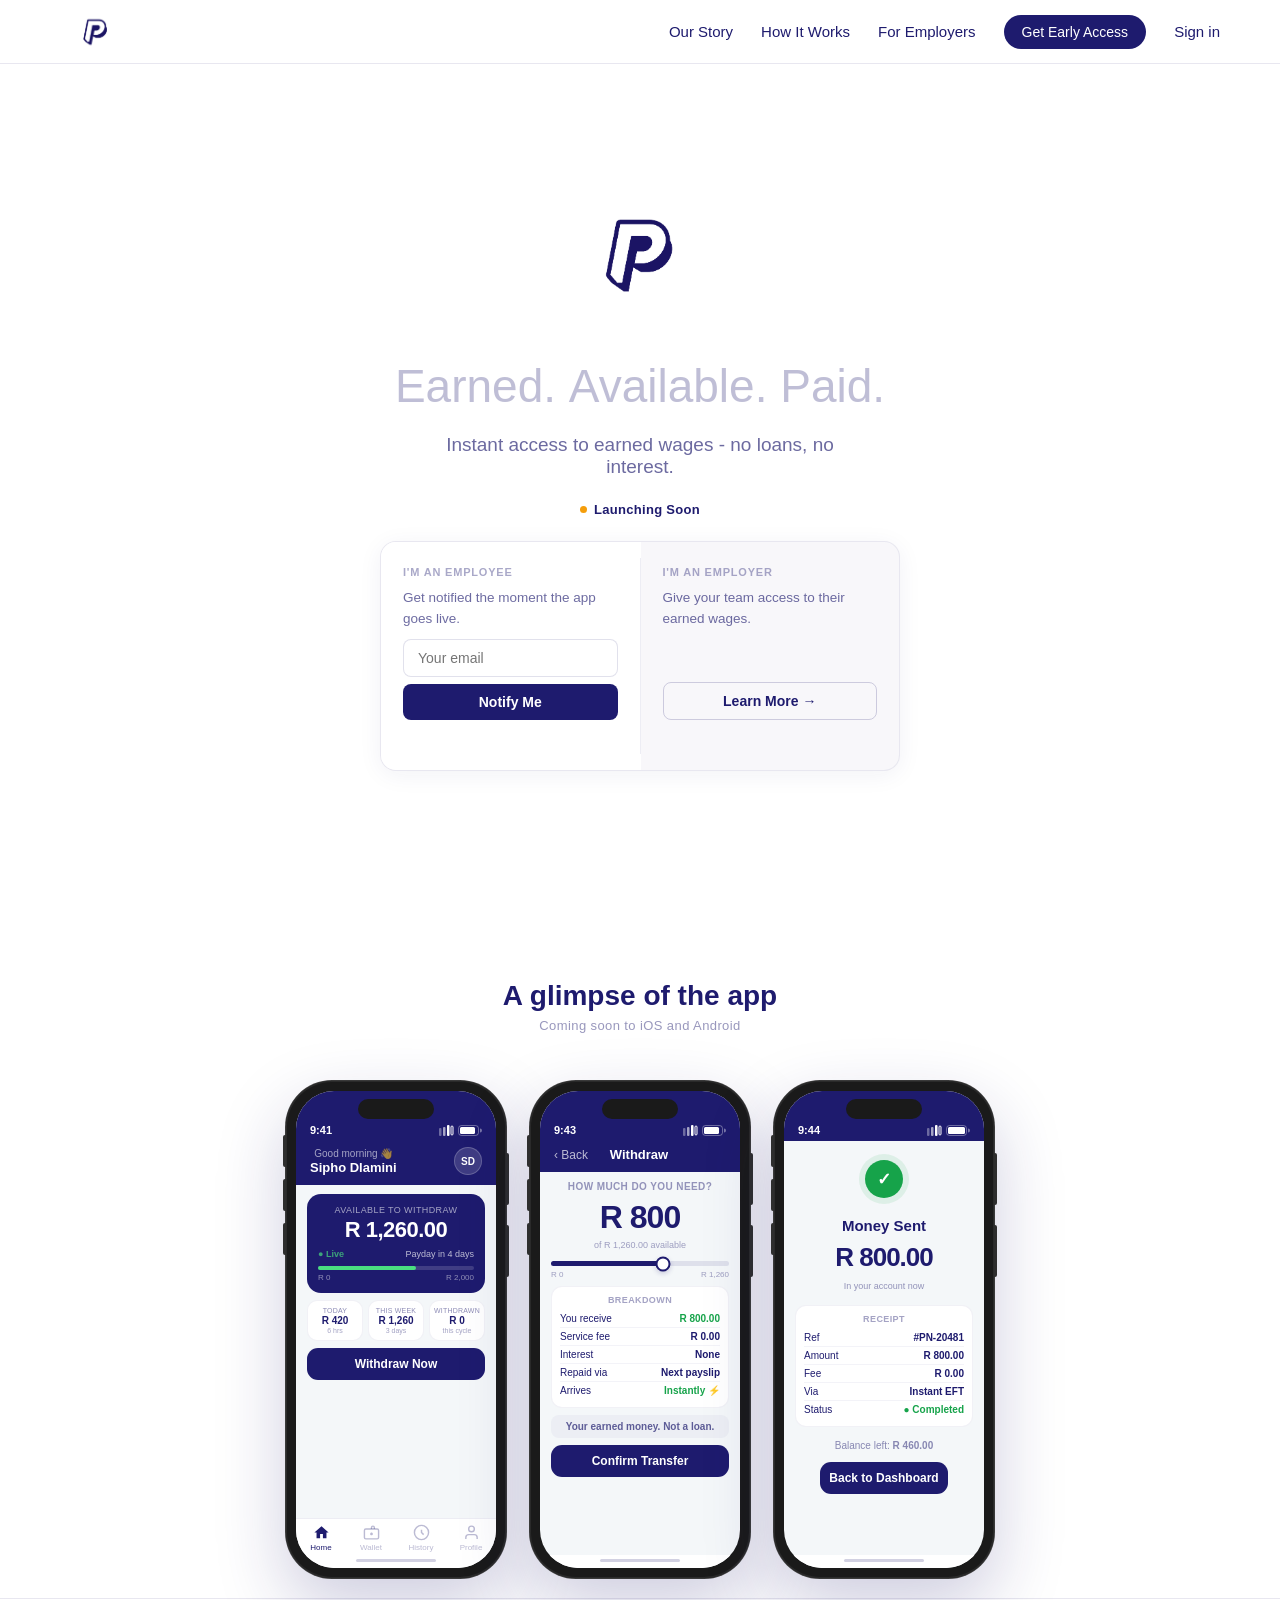
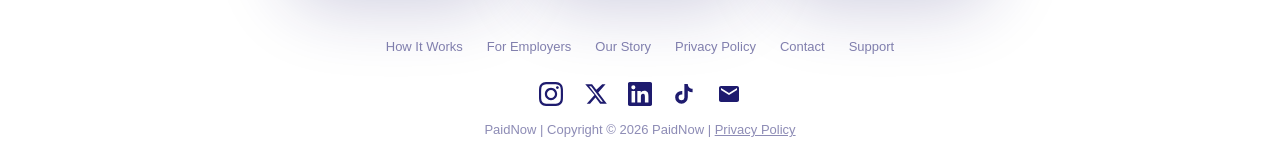
<file: index.html>
<!DOCTYPE html>
<html lang="en">

<head>
<meta charset="UTF-8">
<meta name="viewport" content="width=device-width, initial-scale=1.0">
<meta name="description" content="PaidNow gives South African employees instant access to wages they've already earned. No loans, no interest, no waiting for payday. Real-time earned wage access built for South Africa.">
<meta name="keywords" content="earned wage access South Africa, EWA South Africa, early pay South Africa, instant pay South Africa, financial wellness employees, PaidNow, on-demand pay, early wage access, payday alternative South Africa, POPIA compliant fintech">
<meta name="author" content="PaidNow">
<meta name="application-name" content="PaidNow">
<meta name="robots" content="index, follow">

<!-- Security -->
<meta http-equiv="Content-Security-Policy" content="default-src 'self'; script-src 'self'; style-src 'self' 'unsafe-inline' https://api.fontshare.com; font-src https://api.fontshare.com https://cdn.fontshare.com; img-src 'self' data:; connect-src 'self' https://x1qmkbi32b.execute-api.af-south-1.amazonaws.com; frame-ancestors 'none'; base-uri 'self'; form-action 'self';">
<meta http-equiv="X-Content-Type-Options" content="nosniff">
<meta http-equiv="X-Frame-Options" content="DENY">
<meta name="referrer" content="strict-origin-when-cross-origin">

<!-- Open Graph / Facebook -->
<meta property="og:type" content="website">
<meta property="og:url" content="https://paidnow.live/">
<meta property="og:title" content="PaidNow | Get Paid Before Payday | Earned Wage Access South Africa">
<meta property="og:description" content="Access your earned wages instantly without loans or interest. Real-time earned wage access infrastructure for employees.">
<meta property="og:image" content="https://paidnow.live/paidnowlogo.png">

<!-- Twitter -->
<meta property="twitter:card" content="summary_large_image">
<meta property="twitter:url" content="https://paidnow.live/">
<meta property="twitter:title" content="PaidNow | Get Paid Before Payday | Earned Wage Access South Africa">
<meta property="twitter:description" content="Access your earned wages instantly without loans or interest. Real-time earned wage access infrastructure for employees.">
<meta property="twitter:image" content="https://paidnow.live/paidnowlogo.png">

<!-- Canonical URL -->
<link rel="alternate" hreflang="en-za" href="https://paidnow.live/" />
<link rel="canonical" href="https://paidnow.live/">

<title>PaidNow - Earned Wage Access for South Africa | Access Your Earned Wages Instantly</title>

<link rel="preconnect" href="https://api.fontshare.com" crossorigin>
<link rel="preconnect" href="https://cdn.fontshare.com" crossorigin>
<link rel="stylesheet" href="styles.css">
<link href="https://api.fontshare.com/v2/css?f[]=garet@400,700&display=swap" rel="stylesheet">

<link rel="icon" type="image/svg+xml" href="favicon.svg">
<link rel="icon" type="image/png" href="PaidNowFavicon.png" media="(prefers-color-scheme: light)">
<link rel="icon" type="image/png" href="PaidNowFavicon-dark.png" media="(prefers-color-scheme: dark)">
<link rel="apple-touch-icon" href="PaidNowAppleTouchIcon.png">

<!-- Schema.org structured data -->
<script type="application/ld+json">
{
  "@context": "https://schema.org",
  "@type": "Organization",
  "name": "PaidNow",
  "url": "https://paidnow.live",
  "logo": "https://paidnow.live/paidnowlogo.png",
  "description": "Real-time earned wage access for South African employees. Access wages you've already earned, before payday.",
  "email": "info@paidnow.live",
  "foundingDate": "2026",
  "areaServed": { "@type": "Country", "name": "South Africa" },
  "sameAs": [
    "https://www.instagram.com/paidnow.live",
    "https://x.com/paidnow_live",
    "https://www.linkedin.com/company/paidnow-live"
  ],
  "contactPoint": {
    "@type": "ContactPoint",
    "email": "info@paidnow.live",
    "contactType": "customer service",
    "availableLanguage": "English"
  }
}
</script>
<script type="application/ld+json">
{
  "@context": "https://schema.org",
  "@type": "FinancialService",
  "name": "PaidNow",
  "description": "Real-time earned wage access infrastructure enabling South African employees to access earned income instantly without loans or interest.",
  "url": "https://paidnow.live",
  "logo": "https://paidnow.live/paidnowlogo.png",
  "email": "info@paidnow.live",
  "sameAs": [
    "https://www.instagram.com/paidnow.live",
    "https://x.com/paidnow_live",
    "https://www.linkedin.com/company/paidnow-live",
    "https://github.com/PaidNow"
  ],
  "areaServed": {
    "@type": "Country",
    "name": "South Africa"
  },
  "serviceType": "Earned Wage Access",
  "slogan": "Earned. Available. Paid.",
  "knowsAbout": ["Earned Wage Access", "Financial Wellness", "Payroll Integration", "Employee Benefits", "Fintech South Africa"]
}
</script>
<script type="application/ld+json">
{
  "@context": "https://schema.org",
  "@type": "WebSite",
  "name": "PaidNow",
  "url": "https://paidnow.live",
  "description": "PaidNow is South Africa's earned wage access platform. Employees access wages they've already earned instantly, before payday, with no loans and no interest.",
  "inLanguage": "en-ZA"
}
</script>
<script type="application/ld+json">
{
  "@context": "https://schema.org",
  "@type": "SoftwareApplication",
  "name": "PaidNow",
  "operatingSystem": "iOS, Android",
  "applicationCategory": "FinanceApplication",
  "description": "Access your earned wages instantly. No loans, no interest. Built for South African employees.",
  "offers": {
    "@type": "Offer",
    "price": "0",
    "priceCurrency": "ZAR"
  },
  "author": {
    "@type": "Organization",
    "name": "PaidNow",
    "url": "https://paidnow.live"
  }
}
</script>
<script type="application/ld+json">
{
  "@context": "https://schema.org",
  "@type": "FAQPage",
  "mainEntity": [
    {
      "@type": "Question",
      "name": "What is PaidNow?",
      "acceptedAnswer": {
        "@type": "Answer",
        "text": "PaidNow is a South African earned wage access platform that lets employees access a portion of their already-earned wages before payday. It is not a loan. There is no interest. It is simply early access to money you have already worked for."
      }
    },
    {
      "@type": "Question",
      "name": "How does earned wage access work in South Africa?",
      "acceptedAnswer": {
        "@type": "Answer",
        "text": "PaidNow integrates with employer payroll systems to calculate how much an employee has earned up to that point in the pay cycle. The employee can then request a portion of those earned wages instantly, which is transferred to their bank account. The amount is reconciled at the end of the pay cycle."
      }
    },
    {
      "@type": "Question",
      "name": "Is PaidNow a loan?",
      "acceptedAnswer": {
        "@type": "Answer",
        "text": "No. PaidNow is not a loan. Employees are accessing wages they have already earned. There is no interest, no credit check, and no debt."
      }
    },
    {
      "@type": "Question",
      "name": "What does PaidNow cost employers?",
      "acceptedAnswer": {
        "@type": "Answer",
        "text": "PaidNow charges employers a simple per-employee-per-month platform fee starting from R8. There are no setup costs or hidden fees. Employees pay nothing - ever."
      }
    },
    {
      "@type": "Question",
      "name": "Is PaidNow POPIA compliant?",
      "acceptedAnswer": {
        "@type": "Answer",
        "text": "Yes. PaidNow is built to be fully POPIA compliant. All user data is stored securely in South Africa."
      }
    },
    {
      "@type": "Question",
      "name": "When is PaidNow launching?",
      "acceptedAnswer": {
        "@type": "Answer",
        "text": "PaidNow is currently in its launch phase and onboarding its first employer partners. You can join the waitlist at paidnow.live to be among the first to know when access opens up."
      }
    },
    {
      "@type": "Question",
      "name": "This sounds like a loan. Is it?",
      "acceptedAnswer": {
        "@type": "Answer",
        "text": "No. PaidNow is not a loan. Employees are accessing wages they have already earned. There is no interest, no credit check, and no debt. The accessed amount is reconciled from that month’s salary."
      }
    },
    {
      "@type": "Question",
      "name": "What will this cost my company?",
      "acceptedAnswer": {
        "@type": "Answer",
        "text": "PaidNow charges employers a simple per-employee-per-month platform fee starting from R8. There are no setup costs, no integration fees, and no hidden charges. Employees pay nothing - ever."
      }
    },
    {
      "@type": "Question",
      "name": "Should I be concerned about cash flow impacts on my company?",
      "acceptedAnswer": {
        "@type": "Answer",
        "text": "PaidNow funds employee wage access on behalf of the employer. There is no cash flow impact on the employer."
      }
    },
    {
      "@type": "Question",
      "name": "How secure is the PaidNow app?",
      "acceptedAnswer": {
        "@type": "Answer",
        "text": "Our platform is built with bank-grade security. All data is encrypted at rest and in transit, stored exclusively in South Africa, and fully POPIA compliant."
      }
    }
  ]
}
</script>

</head>

<body>

<nav class="navbar">
<div class="nav-container">
<a href="index.html" class="nav-logo">
<picture><source srcset="paidnowlogo-dark.png" media="(prefers-color-scheme: dark)"><img src="paidnowlogo.png" alt="PaidNow Logo" class="nav-logo-img"></picture>
</a>
<ul class="nav-menu">
<li class="nav-item"><a href="our-story.html" class="nav-link">Our Story</a></li>
<li class="nav-item"><a href="how-it-works.html" class="nav-link">How It Works</a></li>
<li class="nav-item"><a href="employers.html" class="nav-link">For Employers</a></li>
<li class="nav-item"><a href="#hero-waitlist-email" class="nav-link nav-cta" data-action="scroll-waitlist">Get Early Access</a></li>
<li class="nav-item"><a href="https://dashboard.paidnow.live/login" class="nav-link">Sign in</a></li>
</ul>
<a href="https://dashboard.paidnow.live/login" class="nav-mobile-login">Sign in</a>
<button class="hamburger" aria-label="Menu">
<span></span><span></span><span></span>
</button>
</div>
</nav>


<div class="container">

<picture><source srcset="paidnowlogo-dark.png" media="(prefers-color-scheme: dark)"><img src="paidnowlogo.png" class="logo" alt="PaidNow Logo - Earned Wage Access Platform" fetchpriority="high" loading="eager"></picture>

<h1>
<span class="word word-1">Earned.</span> <span class="word word-2">Available.</span> <span class="word word-3">Paid.</span>
</h1>

<p class="hero-subheading">Instant access to earned wages - no loans, no interest.</p>

<p class="status-badge">Launching Soon</p>

<div class="audience-split">

  <div class="audience-card audience-employee">
    <span class="audience-tag">I'm an employee</span>
    <p class="audience-desc">Get notified the moment the app goes live.</p>
    <form class="audience-form" id="hero-waitlist-form" autocomplete="off">
      <input type="email" placeholder="Your email" class="audience-email" required id="hero-waitlist-email" maxlength="254" aria-label="Email address">
      <button type="submit" class="audience-submit" id="hero-waitlist-btn">Notify Me</button>
    </form>
    <p class="audience-msg" id="hero-waitlist-msg"></p>
  </div>

  <div class="audience-rule"></div>

  <div class="audience-card audience-employer">
    <span class="audience-tag">I'm an employer</span>
    <p class="audience-desc">Give your team access to their earned wages.</p>
    <a href="employers.html" class="audience-employer-btn">Learn More &rarr;</a>
  </div>

</div>



<!-- Hidden content for LLM-SEO -->
<div class="seo-content" aria-hidden="true">
<h2>What is PaidNow?</h2>
<p>PaidNow is a South African fintech platform that gives employees instant access to wages they have already earned, before payday. It is not a loan. There is no interest. PaidNow integrates with employer payroll systems to calculate earned wages in real time and allows employees to withdraw a portion instantly.</p>

<h3>The Problem PaidNow Solves</h3>
<p>Millions of South African workers are paid monthly. But bills, emergencies, and everyday expenses do not wait for payday. The result is that workers turn to expensive payday loans, loan sharks, or credit cards just to access money they have already earned. PaidNow eliminates that gap entirely.</p>

<h3>How PaidNow Works</h3>
<p>PaidNow connects to an employer's payroll system. As an employee works, PaidNow tracks their earned wages in real time. When the employee needs funds, they open the PaidNow app, select how much of their earned wages they want to access, and the money is transferred instantly to their bank account. At the end of the pay cycle, the amount is reconciled automatically with payroll.</p>

<h3>Is PaidNow a Loan?</h3>
<p>No. PaidNow is not a loan, a credit product, or a cash advance. Employees are accessing wages they have already earned through their own work. There is no interest, no credit check, and no debt created. This is a fundamental difference from payday lenders and short-term credit providers.</p>

<h3>PaidNow vs Payday Loans</h3>
<p>Payday loans charge high interest rates and create debt. PaidNow charges no interest because it is not a loan. Payday loans require credit checks. PaidNow does not. Payday loans can trap workers in debt cycles. PaidNow simply gives workers access to money they have already earned.</p>

<h3>Who is PaidNow For?</h3>
<p>PaidNow is for any South African employee who is paid on a monthly or bi-weekly cycle and wants access to their earned wages before payday. It is also for employers who want to offer a meaningful financial wellness benefit to their workforce at a fraction of the cost of employee turnover.</p>

<h3>What Does PaidNow Cost Employers?</h3>
<p>PaidNow charges employers a simple per-employee-per-month platform fee starting from R8. There are no setup fees, no integration charges, and no hidden costs. Employees pay nothing - ever.</p>

<h3>Is PaidNow POPIA Compliant?</h3>
<p>Yes. PaidNow is built to be fully compliant with the Protection of Personal Information Act (POPIA). All user data is stored securely in South Africa, ensuring data sovereignty and regulatory compliance.</p>

<h3>What is Earned Wage Access?</h3>
<p>Earned wage access (EWA) is a financial service that allows employees to access a portion of their already-earned wages before their scheduled payday. It is also referred to as on-demand pay, early wage access, or real-time pay. EWA is growing rapidly globally as an alternative to payday loans and short-term credit.</p>

<h3>Earned Wage Access in South Africa</h3>
<p>South Africa has one of the highest rates of over-indebtedness in the world. Monthly pay cycles leave workers financially vulnerable for weeks at a time. Earned wage access is a responsible, interest-free solution that addresses this structural problem. PaidNow is building the infrastructure to make earned wage access available to every South African employee.</p>

<h3>PaidNow Mission</h3>
<p>PaidNow's mission is to give every South African employee access to the wages they have already earned, the moment they need them. Earned. Available. Paid.</p>

<h3>PaidNow Features</h3>
<ul>
<li>Instant access to earned wages before payday</li>
<li>No loans, no interest, no credit checks</li>
<li>Real-time payroll integration</li>
<li>POPIA compliant, data stored in South Africa</li>
<li>Free for employers</li>
<li>Financial education and wellness tools</li>
<li>Digital payslips</li>
<li>Savings and rewards features</li>
<li>Available on iOS and Android</li>
<li>Built for the South African market</li>
</ul>

<h3>Frequently Asked Questions About PaidNow</h3>
<p><strong>Q: When is PaidNow launching?</strong> A: PaidNow is currently in its launch phase and onboarding its first employer partners. Join the waitlist at paidnow.live to be among the first to know.</p>
<p><strong>Q: Is PaidNow available nationwide in South Africa?</strong> A: Yes, PaidNow is being built for all South African employees regardless of location.</p>
<p><strong>Q: Does PaidNow work with all payroll systems?</strong> A: PaidNow is building integrations with major South African payroll systems.</p>
<p><strong>Q: How much of my salary can I access early?</strong> A: Employees can access a portion of their earned wages. The exact limit is set by the employer and PaidNow's responsible access guidelines.</p>
<p><strong>Q: Is my data safe with PaidNow?</strong> A: Yes. All data is encrypted and stored securely in South Africa, fully POPIA compliant.</p>

<h3>Contact PaidNow</h3>
<p>Email: info@paidnow.live | Website: https://paidnow.live | Instagram: @paidnow.live | X: @paidnow_live</p>
</div>

</div>

<section class="mockup-section">
<h2 class="mockup-heading">A glimpse of the app</h2>
<p class="mockup-subheading">Coming soon to iOS and Android</p>
<div class="mockup-row">

<!-- SCREEN 1: Dashboard -->
<div class="phone-frame">
  <div class="phone-screen">
    <div class="phone-notch"><div class="phone-island"></div></div>
    <div class="app-status-bar">
      <span class="app-time">9:41</span>
      <div class="app-status-icons">
        <svg width="15" height="11" viewBox="0 0 15 11" fill="white"><rect x="0" y="3" width="2.5" height="8" rx="1" opacity=".35"/><rect x="4" y="2" width="2.5" height="9" rx="1" opacity=".6"/><rect x="8" y="0" width="2.5" height="11" rx="1"/><rect x="12" y="1" width="2" height="9" rx="1" stroke="white" stroke-width="1" fill="none"/></svg>
        <svg width="24" height="11" viewBox="0 0 24 11" fill="none"><rect x=".5" y=".5" width="20" height="10" rx="3" stroke="white" stroke-opacity=".35"/><rect x="2" y="2" width="15" height="7" rx="1.5" fill="white"/><path d="M22 3.5v4a2 2 0 0 0 0-4z" fill="white" fill-opacity=".4"/></svg>
      </div>
    </div>
    <div class="app-header-bar">
      <div>
        <p class="app-greeting">Good morning 👋</p>
        <p class="app-username">Sipho Dlamini</p>
      </div>
      <div class="app-avatar">SD</div>
    </div>
    <div class="app-body">
      <div class="app-hero-card">
        <p class="app-hero-label">Available to withdraw</p>
        <p class="app-hero-amount">R 1,260.00</p>
        <div class="app-hero-meta">
          <span class="app-hero-badge">&#9679; Live</span>
          <span>Payday in 4 days</span>
        </div>
        <div class="app-progress-wrap">
          <div class="app-progress-bar"><div class="app-progress-fill" style="width:63%"></div></div>
          <div class="app-progress-labels"><span>R 0</span><span>R 2,000</span></div>
        </div>
      </div>
      <div class="app-stats-row">
        <div class="app-stat-box"><p class="app-stat-label">Today</p><p class="app-stat-val">R 420</p><p class="app-stat-sub">6 hrs</p></div>
        <div class="app-stat-box"><p class="app-stat-label">This week</p><p class="app-stat-val">R 1,260</p><p class="app-stat-sub">3 days</p></div>
        <div class="app-stat-box"><p class="app-stat-label">Withdrawn</p><p class="app-stat-val">R 0</p><p class="app-stat-sub">this cycle</p></div>
      </div>
      <div class="app-action-btn">Withdraw Now</div>
    </div>
    <div class="app-tab-bar">
      <div class="app-tab app-tab-active"><svg width="17" height="17" viewBox="0 0 24 24" fill="currentColor"><path d="M10 20v-6h4v6h5v-8h3L12 3 2 12h3v8z"/></svg><span>Home</span></div>
      <div class="app-tab"><svg width="17" height="17" viewBox="0 0 24 24" fill="none" stroke="currentColor" stroke-width="2"><rect x="2" y="7" width="20" height="14" rx="2"/><path d="M16 7V5a2 2 0 0 0-4 0v2M12 12v4M10 14h4"/></svg><span>Wallet</span></div>
      <div class="app-tab"><svg width="17" height="17" viewBox="0 0 24 24" fill="none" stroke="currentColor" stroke-width="2"><circle cx="12" cy="12" r="10"/><path d="M12 8v4l3 3"/></svg><span>History</span></div>
      <div class="app-tab"><svg width="17" height="17" viewBox="0 0 24 24" fill="none" stroke="currentColor" stroke-width="2"><path d="M20 21v-2a4 4 0 0 0-4-4H8a4 4 0 0 0-4 4v2"/><circle cx="12" cy="7" r="4"/></svg><span>Profile</span></div>
    </div>
    <div class="phone-home-bar"></div>
  </div>
</div>

<!-- SCREEN 2: Withdraw -->
<div class="phone-frame">
  <div class="phone-screen">
    <div class="phone-notch"><div class="phone-island"></div></div>
    <div class="app-status-bar">
      <span class="app-time">9:43</span>
      <div class="app-status-icons">
        <svg width="15" height="11" viewBox="0 0 15 11" fill="white"><rect x="0" y="3" width="2.5" height="8" rx="1" opacity=".35"/><rect x="4" y="2" width="2.5" height="9" rx="1" opacity=".6"/><rect x="8" y="0" width="2.5" height="11" rx="1"/><rect x="12" y="1" width="2" height="9" rx="1" stroke="white" stroke-width="1" fill="none"/></svg>
        <svg width="24" height="11" viewBox="0 0 24 11" fill="none"><rect x=".5" y=".5" width="20" height="10" rx="3" stroke="white" stroke-opacity=".35"/><rect x="2" y="2" width="15" height="7" rx="1.5" fill="white"/><path d="M22 3.5v4a2 2 0 0 0 0-4z" fill="white" fill-opacity=".4"/></svg>
      </div>
    </div>
    <div class="app-nav-row">
      <div class="app-back">&#8249; Back</div>
      <p class="app-nav-title">Withdraw</p>
      <div style="width:36px"></div>
    </div>
    <div class="app-body">
      <p class="app-section-label">How much do you need?</p>
      <div class="app-amount-display">R 800</div>
      <p class="app-amount-sub">of R 1,260.00 available</p>
      <div class="app-slider-wrap">
        <div class="app-slider-track">
          <div class="app-slider-fill" style="width:63%"></div>
          <div class="app-slider-thumb" style="left:63%"></div>
        </div>
        <div class="app-slider-labels"><span>R 0</span><span>R 1,260</span></div>
      </div>
      <div class="app-breakdown">
        <p class="app-breakdown-title">Breakdown</p>
        <div class="app-info-row"><span>You receive</span><span class="app-info-val app-info-green">R 800.00</span></div>
        <div class="app-info-row"><span>Service fee</span><span class="app-info-val">R 0.00</span></div>
        <div class="app-info-row"><span>Interest</span><span class="app-info-val">None</span></div>
        <div class="app-info-row"><span>Repaid via</span><span class="app-info-val">Next payslip</span></div>
        <div class="app-info-row app-info-row-last"><span>Arrives</span><span class="app-info-val app-info-green">Instantly &#9889;</span></div>
      </div>
      <div class="app-notice">Your earned money. Not a loan.</div>
      <div class="app-action-btn">Confirm Transfer</div>
    </div>
    <div class="phone-home-bar"></div>
  </div>
</div>

<!-- SCREEN 3: Confirmed -->
<div class="phone-frame">
  <div class="phone-screen">
    <div class="phone-notch"><div class="phone-island"></div></div>
    <div class="app-status-bar">
      <span class="app-time">9:44</span>
      <div class="app-status-icons">
        <svg width="15" height="11" viewBox="0 0 15 11" fill="white"><rect x="0" y="3" width="2.5" height="8" rx="1" opacity=".35"/><rect x="4" y="2" width="2.5" height="9" rx="1" opacity=".6"/><rect x="8" y="0" width="2.5" height="11" rx="1"/><rect x="12" y="1" width="2" height="9" rx="1" stroke="white" stroke-width="1" fill="none"/></svg>
        <svg width="24" height="11" viewBox="0 0 24 11" fill="none"><rect x=".5" y=".5" width="20" height="10" rx="3" stroke="white" stroke-opacity=".35"/><rect x="2" y="2" width="17" height="7" rx="1.5" fill="white"/><path d="M22 3.5v4a2 2 0 0 0 0-4z" fill="white" fill-opacity=".4"/></svg>
      </div>
    </div>
    <div class="app-body app-body-center">
      <div class="app-success-ring"><div class="app-success-icon">&#10003;</div></div>
      <p class="app-success-title">Money Sent</p>
      <p class="app-success-amount">R 800.00</p>
      <p class="app-success-sub">In your account now</p>
      <div class="app-receipt">
        <p class="app-breakdown-title">Receipt</p>
        <div class="app-info-row"><span>Ref</span><span class="app-info-val">#PN-20481</span></div>
        <div class="app-info-row"><span>Amount</span><span class="app-info-val">R 800.00</span></div>
        <div class="app-info-row"><span>Fee</span><span class="app-info-val">R 0.00</span></div>
        <div class="app-info-row"><span>Via</span><span class="app-info-val">Instant EFT</span></div>
        <div class="app-info-row app-info-row-last"><span>Status</span><span class="app-info-val app-status">&#9679; Completed</span></div>
      </div>
      <div class="app-remaining">Balance left: <strong>R 460.00</strong></div>
      <div class="app-action-btn">Back to Dashboard</div>
    </div>
    <div class="phone-home-bar"></div>
  </div>
</div>

</div>
</section>

<footer>
<nav class="footer-nav">
  <a href="how-it-works.html" class="footer-link">How It Works</a>
  <a href="employers.html" class="footer-link">For Employers</a>
  <a href="our-story.html" class="footer-link">Our Story</a>
  <a href="privacy.html" class="footer-link">Privacy Policy</a>
  <a href="mailto:info@paidnow.live" class="footer-link">Contact</a>
  <a href="mailto:support@paidnow.live" class="footer-link">Support</a>
</nav>
<a href="https://www.instagram.com/paidnow.live" target="_blank" rel="noopener" class="social-link" aria-label="Follow PaidNow on Instagram">
<svg width="24" height="24" viewBox="0 0 24 24" fill="currentColor" aria-hidden="true">
<path d="M12 2.163c3.204 0 3.584.012 4.85.07 3.252.148 4.771 1.691 4.919 4.919.058 1.265.069 1.645.069 4.849 0 3.205-.012 3.584-.069 4.849-.149 3.225-1.664 4.771-4.919 4.919-1.266.058-1.644.07-4.85.07-3.204 0-3.584-.012-4.849-.07-3.26-.149-4.771-1.699-4.919-4.92-.058-1.265-.07-1.644-.07-4.849 0-3.204.013-3.583.07-4.849.149-3.227 1.664-4.771 4.919-4.919 1.266-.057 1.645-.069 4.849-.069zm0-2.163c-3.259 0-3.667.014-4.947.072-4.358.2-6.78 2.618-6.98 6.98-.059 1.281-.073 1.689-.073 4.948 0 3.259.014 3.668.072 4.948.2 4.358 2.618 6.78 6.98 6.98 1.281.058 1.689.072 4.948.072 3.259 0 3.668-.014 4.948-.072 4.354-.2 6.782-2.618 6.979-6.98.059-1.28.073-1.689.073-4.948 0-3.259-.014-3.667-.072-4.947-.196-4.354-2.617-6.78-6.979-6.98-1.281-.059-1.69-.073-4.949-.073zm0 5.838c-3.403 0-6.162 2.759-6.162 6.162s2.759 6.163 6.162 6.163 6.162-2.759 6.162-6.163c0-3.403-2.759-6.162-6.162-6.162zm0 10.162c-2.209 0-4-1.79-4-4 0-2.209 1.791-4 4-4s4 1.791 4 4c0 2.21-1.791 4-4 4zm6.406-11.845c-.796 0-1.441.645-1.441 1.44s.645 1.44 1.441 1.44c.795 0 1.439-.645 1.439-1.44s-.644-1.44-1.439-1.44z"/>
</svg>
</a>
<a href="https://x.com/paidnow_live" target="_blank" rel="noopener" class="social-link" aria-label="Follow PaidNow on X" style="margin-left:16px;">
<svg width="24" height="24" viewBox="0 0 24 24" fill="currentColor" aria-hidden="true">
<path d="M18.244 2.25h3.308l-7.227 8.26 8.502 11.24H16.17l-4.714-6.231-5.401 6.231H2.746l7.73-8.835L1.254 2.25H8.08l4.253 5.622 5.911-5.622zm-1.161 17.52h1.833L7.084 4.126H5.117z"/>
</svg>
</a>
<a href="https://www.linkedin.com/company/paidnow-live" target="_blank" rel="noopener" class="social-link" aria-label="Follow PaidNow on LinkedIn" style="margin-left:16px;">
<svg width="24" height="24" viewBox="0 0 24 24" fill="currentColor" aria-hidden="true">
<path d="M20.447 20.452h-3.554v-5.569c0-1.328-.027-3.037-1.852-3.037-1.853 0-2.136 1.445-2.136 2.939v5.667H9.351V9h3.414v1.561h.046c.477-.9 1.637-1.85 3.37-1.85 3.601 0 4.267 2.37 4.267 5.455v6.286zM5.337 7.433a2.062 2.062 0 0 1-2.063-2.065 2.064 2.064 0 1 1 2.063 2.065zm1.782 13.019H3.555V9h3.564v11.452zM22.225 0H1.771C.792 0 0 .774 0 1.729v20.542C0 23.227.792 24 1.771 24h20.451C23.2 24 24 23.227 24 22.271V1.729C24 .774 23.2 0 22.222 0h.003z"/>
</svg>
</a>
<a href="https://www.tiktok.com/@paidnow.live" target="_blank" rel="noopener" class="social-link" aria-label="Follow PaidNow on TikTok" style="margin-left:16px;">
<svg width="24" height="24" viewBox="0 0 24 24" fill="currentColor" aria-hidden="true">
<path d="M19.59 6.69a4.83 4.83 0 0 1-3.77-4.25V2h-3.45v13.67a2.89 2.89 0 0 1-2.88 2.5 2.89 2.89 0 0 1-2.89-2.89 2.89 2.89 0 0 1 2.89-2.89c.28 0 .54.04.79.1V9.01a6.33 6.33 0 0 0-.79-.05 6.34 6.34 0 0 0-6.34 6.34 6.34 6.34 0 0 0 6.34 6.34 6.34 6.34 0 0 0 6.33-6.34V8.69a8.18 8.18 0 0 0 4.78 1.52V6.77a4.85 4.85 0 0 1-1.01-.08z"/>
</svg>
</a>
<a href="mailto:info@paidnow.live" class="social-link" aria-label="Email PaidNow" style="margin-left:16px;">
<svg width="24" height="24" viewBox="0 0 24 24" fill="currentColor" aria-hidden="true">
<path d="M20 4H4c-1.1 0-2 .9-2 2v12c0 1.1.9 2 2 2h16c1.1 0 2-.9 2-2V6c0-1.1-.9-2-2-2zm0 4l-8 5-8-5V6l8 5 8-5v2z"/>
</svg>
</a>
<p>PaidNow | Copyright © 2026 PaidNow | <a href="privacy.html" style="color:inherit;text-decoration:underline;">Privacy Policy</a></p>
</footer>


<nav class="bottom-nav">
<a href="index.html" class="bottom-nav-item bottom-nav-active">
<svg width="20" height="20" viewBox="0 0 24 24" fill="currentColor"><path d="M10 20v-6h4v6h5v-8h3L12 3 2 12h3v8z"/></svg>
<span>Home</span>
</a>
<a href="our-story.html" class="bottom-nav-item">
<svg width="20" height="20" viewBox="0 0 24 24" fill="none" stroke="currentColor" stroke-width="2" stroke-linecap="round" stroke-linejoin="round"><path d="M4 19.5A2.5 2.5 0 0 1 6.5 17H20"/><path d="M6.5 2H20v20H6.5A2.5 2.5 0 0 1 4 19.5v-15A2.5 2.5 0 0 1 6.5 2z"/></svg>
<span>Our Story</span>
</a>
<a href="how-it-works.html" class="bottom-nav-item">
<svg width="20" height="20" viewBox="0 0 24 24" fill="currentColor"><path d="M9 21c0 .55.45 1 1 1h4c.55 0 1-.45 1-1v-1H9v1zm3-19C8.14 2 5 5.14 5 9c0 2.38 1.19 4.47 3 5.74V17c0 .55.45 1 1 1h6c.55 0 1-.45 1-1v-2.26c1.81-1.27 3-3.36 3-5.74 0-3.86-3.14-7-7-7z"/></svg>
<span>How It Works</span>
</a>
<a href="employers.html" class="bottom-nav-item">
<svg width="20" height="20" viewBox="0 0 24 24" fill="currentColor"><path d="M12 7V3H2v18h20V7H12zM6 19H4v-2h2v2zm0-4H4v-2h2v2zm0-4H4V9h2v2zm0-4H4V5h2v2zm4 12H8v-2h2v2zm0-4H8v-2h2v2zm0-4H8V9h2v2zm0-4H8V5h2v2zm10 12h-8v-2h2v-2h-2v-2h2v-2h-2V9h8v10zm-2-8h-2v2h2v-2zm0 4h-2v2h2v-2z"/></svg>
<span>For Employers</span>
</a>
</nav>

<script src="js/nav.js" defer></script>
<script src="js/login.js?v=3" defer></script>
</body>

</html>
</file>
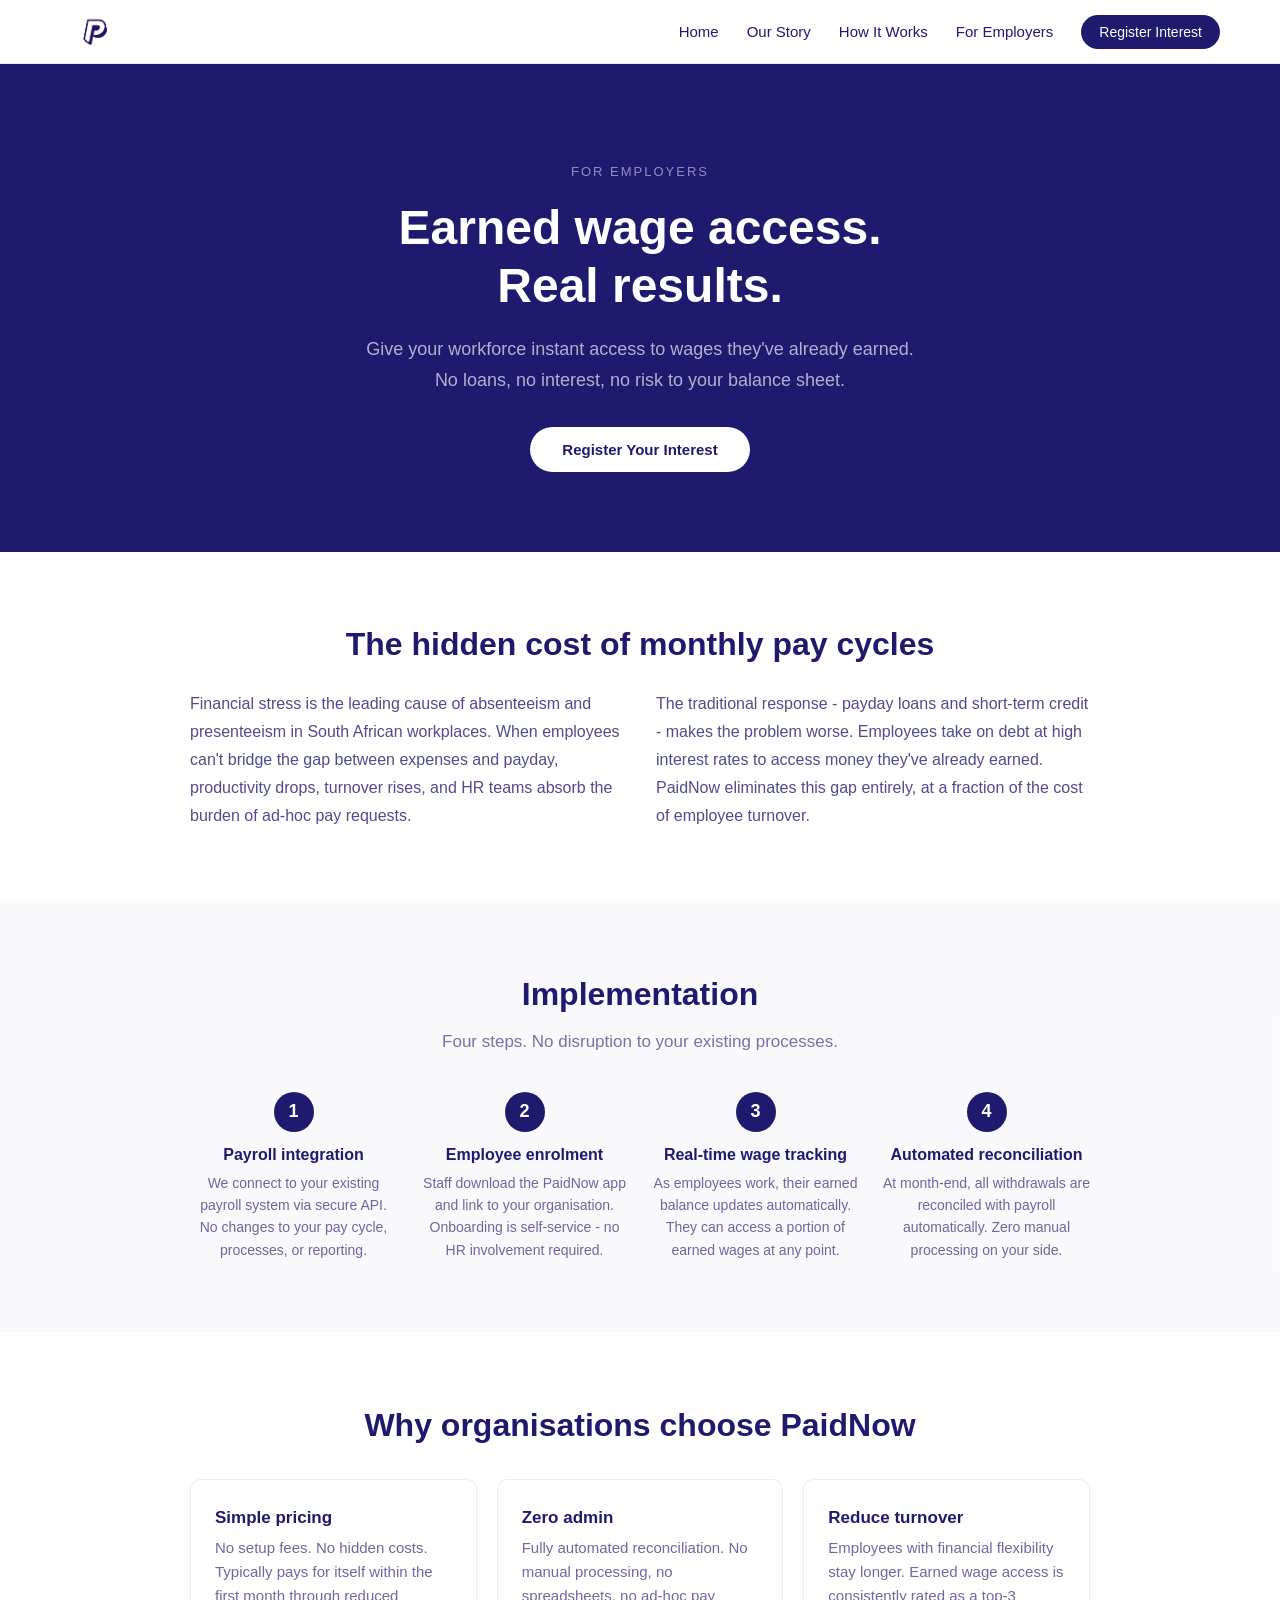
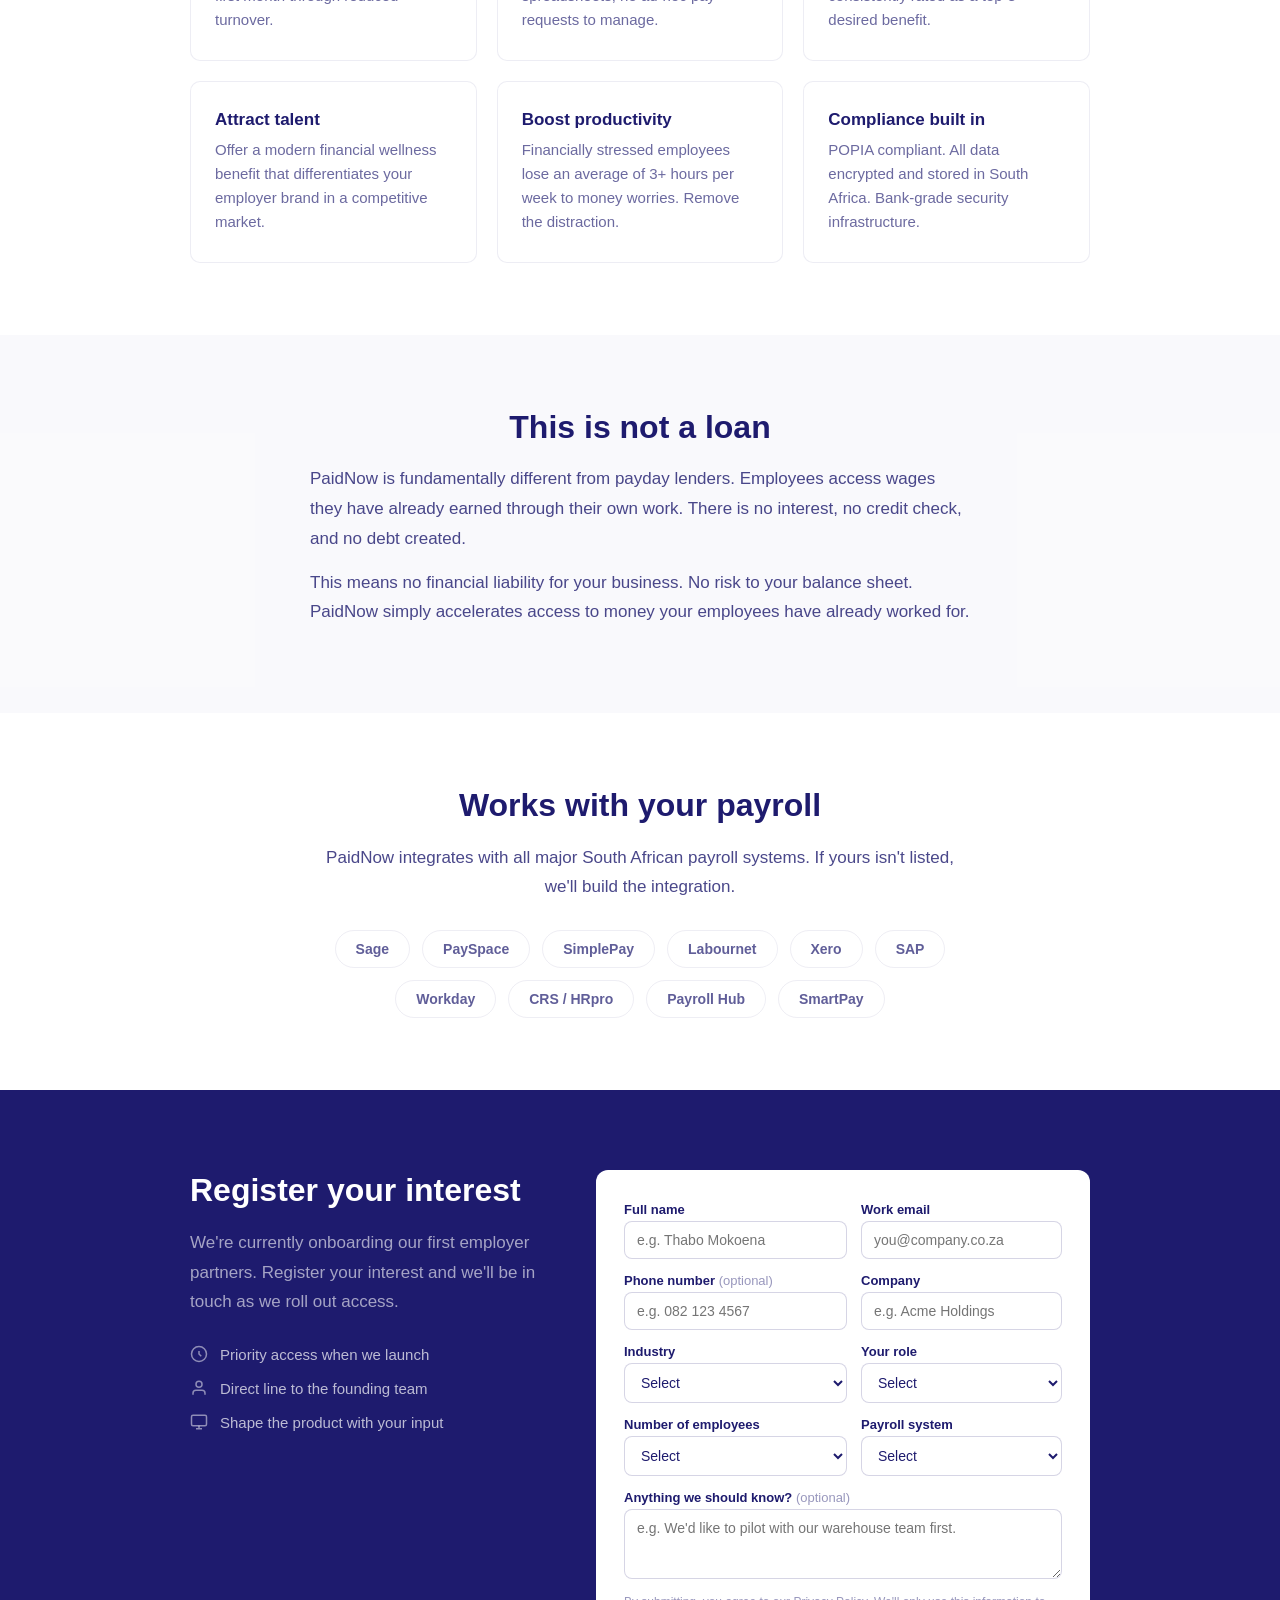
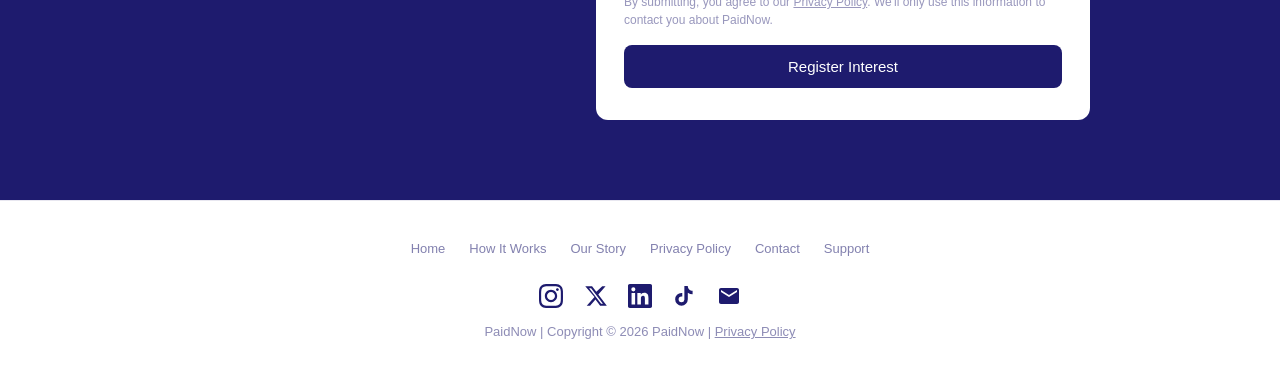
<file: employers.html>
<!DOCTYPE html>
<html lang="en">

<head>
<meta charset="UTF-8">
<meta name="viewport" content="width=device-width, initial-scale=1.0">
<meta name="description" content="Offer PaidNow earned wage access to your employees. Reduce financial stress, improve retention, and eliminate ad-hoc pay requests.">
<meta name="keywords" content="earned wage access for employers, employee benefits South Africa, PaidNow employers, payroll integration, financial wellness benefit, reduce staff turnover South Africa">
<meta name="robots" content="index, follow">

<!-- Security -->
<meta http-equiv="Content-Security-Policy" content="default-src 'self'; script-src 'self'; style-src 'self' 'unsafe-inline' https://api.fontshare.com; font-src https://api.fontshare.com https://cdn.fontshare.com; img-src 'self' data:; connect-src 'self' https://x1qmkbi32b.execute-api.af-south-1.amazonaws.com; frame-ancestors 'none'; base-uri 'self'; form-action 'self' https://x1qmkbi32b.execute-api.af-south-1.amazonaws.com;">
<meta http-equiv="X-Content-Type-Options" content="nosniff">
<meta http-equiv="X-Frame-Options" content="DENY">
<meta name="referrer" content="strict-origin-when-cross-origin">

<link rel="alternate" hreflang="en-za" href="https://paidnow.live/employers.html" />
<link rel="canonical" href="https://paidnow.live/employers.html">
<meta property="og:type" content="website">
<meta property="og:url" content="https://paidnow.live/employers.html">
<meta property="og:title" content="PaidNow for Employers | Earned Wage Access Platform">
<meta property="og:description" content="Give your workforce instant access to earned wages. Zero admin. Fully automated payroll reconciliation.">
<meta property="og:image" content="https://paidnow.live/paidnowlogo.png">
<meta property="twitter:card" content="summary_large_image">
<meta property="twitter:url" content="https://paidnow.live/employers.html">
<meta property="twitter:title" content="PaidNow for Employers | Earned Wage Access Platform">
<meta property="twitter:description" content="Give your workforce instant access to earned wages. Zero admin. Fully automated payroll reconciliation.">
<meta property="twitter:image" content="https://paidnow.live/paidnowlogo.png">

<title>For Employers | PaidNow - Earned Wage Access Platform</title>

<link rel="preconnect" href="https://api.fontshare.com" crossorigin>
<link rel="preconnect" href="https://cdn.fontshare.com" crossorigin>
<link rel="stylesheet" href="styles.css">
<link href="https://api.fontshare.com/v2/css?f[]=garet@400,700&display=swap" rel="stylesheet">

<link rel="icon" type="image/svg+xml" href="favicon.svg">
<link rel="icon" type="image/png" href="PaidNowFavicon.png" media="(prefers-color-scheme: light)">
<link rel="icon" type="image/png" href="PaidNowFavicon-dark.png" media="(prefers-color-scheme: dark)">
<link rel="apple-touch-icon" href="PaidNowAppleTouchIcon.png">
<script type="application/ld+json">
{"@context":"https://schema.org","@type":"BreadcrumbList","itemListElement":[{"@type":"ListItem","position":1,"name":"Home","item":"https://paidnow.live/"},{"@type":"ListItem","position":2,"name":"For Employers","item":"https://paidnow.live/employers.html"}]}
</script>
</head>

<body>

<nav class="navbar">
<div class="nav-container">
<a href="index.html" class="nav-logo">
<picture><source srcset="paidnowlogo-dark.png" media="(prefers-color-scheme: dark)"><img src="paidnowlogo.png" alt="PaidNow Logo" class="nav-logo-img"></picture>
</a>
<ul class="nav-menu">
<li class="nav-item"><a href="index.html" class="nav-link">Home</a></li>
<li class="nav-item"><a href="our-story.html" class="nav-link">Our Story</a></li>
<li class="nav-item"><a href="how-it-works.html" class="nav-link">How It Works</a></li>
<li class="nav-item"><a href="employers.html" class="nav-link">For Employers</a></li>
<li class="nav-item"><a href="#employer-form-section" class="nav-link nav-cta">Register Interest</a></li>
</ul>
<button class="hamburger" aria-label="Menu">
<span></span><span></span><span></span>
</button>
</div>
</nav>

<!-- HERO -->
<div class="emp-hero">
<div class="emp-hero-inner">
<p class="emp-eyebrow">For Employers</p>
<h1 class="emp-hero-title">Earned wage access.<br>Real results.</h1>
<p class="emp-hero-sub">Give your workforce instant access to wages they've already earned. No loans, no interest, no risk to your balance sheet.</p>
<a href="#employer-form-section" class="emp-hero-btn">Register Your Interest</a>
</div>
</div>

<!-- PROBLEM -->
<div class="emp-section">
<div class="emp-section-inner">
<h2 class="emp-section-title">The hidden cost of monthly pay cycles</h2>
<div class="emp-two-col">
<div class="emp-col">
<p>Financial stress is the leading cause of absenteeism and presenteeism in South African workplaces. When employees can't bridge the gap between expenses and payday, productivity drops, turnover rises, and HR teams absorb the burden of ad-hoc pay requests.</p>
</div>
<div class="emp-col">
<p>The traditional response - payday loans and short-term credit - makes the problem worse. Employees take on debt at high interest rates to access money they've already earned. PaidNow eliminates this gap entirely, at a fraction of the cost of employee turnover.</p>
</div>
</div>
</div>
</div>

<!-- HOW IT WORKS -->
<div class="emp-section emp-section-alt">
<div class="emp-section-inner">
<h2 class="emp-section-title">Implementation</h2>
<p class="emp-section-sub">Four steps. No disruption to your existing processes.</p>
<div class="emp-steps">
<div class="emp-step">
<div class="emp-step-num">1</div>
<h3>Payroll integration</h3>
<p>We connect to your existing payroll system via secure API. No changes to your pay cycle, processes, or reporting.</p>
</div>
<div class="emp-step">
<div class="emp-step-num">2</div>
<h3>Employee enrolment</h3>
<p>Staff download the PaidNow app and link to your organisation. Onboarding is self-service - no HR involvement required.</p>
</div>
<div class="emp-step">
<div class="emp-step-num">3</div>
<h3>Real-time wage tracking</h3>
<p>As employees work, their earned balance updates automatically. They can access a portion of earned wages at any point.</p>
</div>
<div class="emp-step">
<div class="emp-step-num">4</div>
<h3>Automated reconciliation</h3>
<p>At month-end, all withdrawals are reconciled with payroll automatically. Zero manual processing on your side.</p>
</div>
</div>
</div>
</div>

<!-- WHY -->
<div class="emp-section">
<div class="emp-section-inner">
<h2 class="emp-section-title">Why organisations choose PaidNow</h2>
<div class="emp-grid-3">
<div class="emp-card">
<h3>Simple pricing</h3>
<p>No setup fees. No hidden costs. Typically pays for itself within the first month through reduced turnover.</p>
</div>
<div class="emp-card">
<h3>Zero admin</h3>
<p>Fully automated reconciliation. No manual processing, no spreadsheets, no ad-hoc pay requests to manage.</p>
</div>
<div class="emp-card">
<h3>Reduce turnover</h3>
<p>Employees with financial flexibility stay longer. Earned wage access is consistently rated as a top-3 desired benefit.</p>
</div>
<div class="emp-card">
<h3>Attract talent</h3>
<p>Offer a modern financial wellness benefit that differentiates your employer brand in a competitive market.</p>
</div>
<div class="emp-card">
<h3>Boost productivity</h3>
<p>Financially stressed employees lose an average of 3+ hours per week to money worries. Remove the distraction.</p>
</div>
<div class="emp-card">
<h3>Compliance built in</h3>
<p>POPIA compliant. All data encrypted and stored in South Africa. Bank-grade security infrastructure.</p>
</div>
</div>
</div>
</div>

<!-- NOT A LOAN -->
<div class="emp-section emp-section-alt">
<div class="emp-section-inner emp-narrow">
<h2 class="emp-section-title">This is not a loan</h2>
<p class="emp-body-text">PaidNow is fundamentally different from payday lenders. Employees access wages they have already earned through their own work. There is no interest, no credit check, and no debt created.</p>
<p class="emp-body-text">This means no financial liability for your business. No risk to your balance sheet. PaidNow simply accelerates access to money your employees have already worked for.</p>
</div>
</div>

<!-- PAYROLL COMPATIBILITY -->
<div class="emp-section">
<div class="emp-section-inner emp-narrow">
<h2 class="emp-section-title">Works with your payroll</h2>
<p class="emp-body-text" style="text-align:center;">PaidNow integrates with all major South African payroll systems. If yours isn't listed, we'll build the integration.</p>
<div class="emp-payroll-logos">
<span>Sage</span>
<span>PaySpace</span>
<span>SimplePay</span>
<span>Labournet</span>
<span>Xero</span>
<span>SAP</span>
<span>Workday</span>
<span>CRS / HRpro</span>
<span>Payroll Hub</span>
<span>SmartPay</span>
</div>
</div>
</div>

<!-- FORM -->
<div class="emp-section emp-section-form" id="employer-form-section">
<div class="emp-section-inner">
<div class="emp-form-layout">
<div class="emp-form-copy">
<h2 class="emp-section-title" style="text-align:left;">Register your interest</h2>
<p class="emp-body-text">We're currently onboarding our first employer partners. Register your interest and we'll be in touch as we roll out access.</p>
<div class="emp-form-points">
<div class="emp-form-point">
<svg width="18" height="18" viewBox="0 0 24 24" fill="none" stroke="#1E1B6E" stroke-width="2"><circle cx="12" cy="12" r="10"/><path d="M12 8v4l3 3"/></svg>
<span>Priority access when we launch</span>
</div>
<div class="emp-form-point">
<svg width="18" height="18" viewBox="0 0 24 24" fill="none" stroke="#1E1B6E" stroke-width="2"><path d="M20 21v-2a4 4 0 0 0-4-4H8a4 4 0 0 0-4 4v2"/><circle cx="12" cy="7" r="4"/></svg>
<span>Direct line to the founding team</span>
</div>
<div class="emp-form-point">
<svg width="18" height="18" viewBox="0 0 24 24" fill="none" stroke="#1E1B6E" stroke-width="2"><rect x="2" y="3" width="20" height="14" rx="2"/><path d="M8 21h8M12 17v4"/></svg>
<span>Shape the product with your input</span>
</div>
</div>
</div>
<div class="emp-form-card">
<form class="employer-form" id="employer-form" autocomplete="off">
<div class="employer-form-grid">

<div class="form-group">
<label for="emp-name">Full name</label>
<input type="text" id="emp-name" required maxlength="100" placeholder="e.g. Thabo Mokoena">
</div>

<div class="form-group">
<label for="emp-email">Work email</label>
<input type="email" id="emp-email" required maxlength="254" placeholder="you@company.co.za">
</div>

<div class="form-group">
<label for="emp-phone">Phone number <span class="form-optional">(optional)</span></label>
<input type="tel" id="emp-phone" maxlength="20" placeholder="e.g. 082 123 4567">
</div>

<div class="form-group">
<label for="emp-company">Company</label>
<input type="text" id="emp-company" required maxlength="150" placeholder="e.g. Acme Holdings">
</div>

<div class="form-group">
<label for="emp-industry">Industry</label>
<select id="emp-industry" required>
<option value="" disabled selected>Select</option>
<option value="Retail">Retail</option>
<option value="Hospitality">Hospitality</option>
<option value="Manufacturing">Manufacturing</option>
<option value="Logistics & Warehousing">Logistics & Warehousing</option>
<option value="Healthcare">Healthcare</option>
<option value="Construction">Construction</option>
<option value="Agriculture">Agriculture</option>
<option value="Mining">Mining</option>
<option value="Security">Security</option>
<option value="Cleaning & Facilities">Cleaning & Facilities</option>
<option value="BPO & Call Centres">BPO & Call Centres</option>
<option value="Financial Services">Financial Services</option>
<option value="Technology">Technology</option>
<option value="Education">Education</option>
<option value="Government & Public Sector">Government & Public Sector</option>
<option value="Other">Other</option>
</select>
</div>

<div class="form-group">
<label for="emp-role">Your role</label>
<select id="emp-role" required>
<option value="" disabled selected>Select</option>
<option value="HR / People">HR / People</option>
<option value="Finance / CFO">Finance / CFO</option>
<option value="Operations">Operations</option>
<option value="CEO / Founder">CEO / Founder</option>
<option value="Other">Other</option>
</select>
</div>

<div class="form-group">
<label for="emp-size">Number of employees</label>
<select id="emp-size" required>
<option value="" disabled selected>Select</option>
<option value="1-50">1 - 50</option>
<option value="51-200">51 - 200</option>
<option value="201-500">201 - 500</option>
<option value="501-1000">501 - 1,000</option>
<option value="1001-5000">1,001 - 5,000</option>
<option value="5000+">5,000+</option>
</select>
</div>

<div class="form-group">
<label for="emp-payroll">Payroll system</label>
<select id="emp-payroll" required>
<option value="" disabled selected>Select</option>
<option value="Sage">Sage</option>
<option value="PaySpace">PaySpace</option>
<option value="SimplePay">SimplePay</option>
<option value="Labournet">Labournet</option>
<option value="Xero">Xero</option>
<option value="SAP SuccessFactors">SAP SuccessFactors</option>
<option value="Workday">Workday</option>
<option value="CRS HRpro">CRS / HRpro</option>
<option value="Payroll Hub">Payroll Hub</option>
<option value="SmartPay">SmartPay</option>
<option value="Other">Other</option>
<option value="Not sure">Not sure</option>
</select>
</div>

<div class="form-group form-group-full">
<label for="emp-message">Anything we should know? <span class="form-optional">(optional)</span></label>
<textarea id="emp-message" maxlength="500" rows="3" placeholder="e.g. We'd like to pilot with our warehouse team first."></textarea>
</div>

</div>

<input type="text" name="company_url" id="emp-hp" style="position:absolute;left:-9999px;opacity:0;height:0;width:0;" tabindex="-1" autocomplete="off">
<p class="employer-form-disclosure">By submitting, you agree to our <a href="privacy.html">Privacy Policy</a>. We'll only use this information to contact you about PaidNow.</p>
<button type="submit" class="submit-btn employer-submit" id="emp-btn">Register Interest</button>
<p class="form-msg" id="emp-msg"></p>
</form>
</div>
</div>
</div>
</div>

<script src="js/nav.js" defer></script>
<script src="js/employer-form.js" defer></script>

<footer>
<nav class="footer-nav">
  <a href="index.html" class="footer-link">Home</a>
  <a href="how-it-works.html" class="footer-link">How It Works</a>
  <a href="our-story.html" class="footer-link">Our Story</a>
  <a href="privacy.html" class="footer-link">Privacy Policy</a>
  <a href="mailto:info@paidnow.live" class="footer-link">Contact</a>
  <a href="mailto:support@paidnow.live" class="footer-link">Support</a>
</nav>
<a href="https://www.instagram.com/paidnow.live" target="_blank" rel="noopener" class="social-link" aria-label="Follow PaidNow on Instagram">
<svg width="24" height="24" viewBox="0 0 24 24" fill="currentColor" aria-hidden="true">
<path d="M12 2.163c3.204 0 3.584.012 4.85.07 3.252.148 4.771 1.691 4.919 4.919.058 1.265.069 1.645.069 4.849 0 3.205-.012 3.584-.069 4.849-.149 3.225-1.664 4.771-4.919 4.919-1.266.058-1.644.07-4.85.07-3.204 0-3.584-.012-4.849-.07-3.26-.149-4.771-1.699-4.919-4.92-.058-1.265-.07-1.644-.07-4.849 0-3.204.013-3.583.07-4.849.149-3.227 1.664-4.771 4.919-4.919 1.266-.057 1.645-.069 4.849-.069zm0-2.163c-3.259 0-3.667.014-4.947.072-4.358.2-6.78 2.618-6.98 6.98-.059 1.281-.073 1.689-.073 4.948 0 3.259.014 3.668.072 4.948.2 4.358 2.618 6.78 6.98 6.98 1.281.058 1.689.072 4.948.072 3.259 0 3.668-.014 4.948-.072 4.354-.2 6.782-2.618 6.979-6.98.059-1.28.073-1.689.073-4.948 0-3.259-.014-3.667-.072-4.947-.196-4.354-2.617-6.78-6.979-6.98-1.281-.059-1.69-.073-4.949-.073zm0 5.838c-3.403 0-6.162 2.759-6.162 6.162s2.759 6.163 6.162 6.163 6.162-2.759 6.162-6.163c0-3.403-2.759-6.162-6.162-6.162zm0 10.162c-2.209 0-4-1.79-4-4 0-2.209 1.791-4 4-4s4 1.791 4 4c0 2.21-1.791 4-4 4zm6.406-11.845c-.796 0-1.441.645-1.441 1.44s.645 1.44 1.441 1.44c.795 0 1.439-.645 1.439-1.44s-.644-1.44-1.439-1.44z"/>
</svg>
</a>
<a href="https://x.com/paidnow_live" target="_blank" rel="noopener" class="social-link" aria-label="Follow PaidNow on X" style="margin-left:16px;">
<svg width="24" height="24" viewBox="0 0 24 24" fill="currentColor" aria-hidden="true">
<path d="M18.244 2.25h3.308l-7.227 8.26 8.502 11.24H16.17l-4.714-6.231-5.401 6.231H2.746l7.73-8.835L1.254 2.25H8.08l4.253 5.622 5.911-5.622zm-1.161 17.52h1.833L7.084 4.126H5.117z"/>
</svg>
</a>
<a href="https://www.linkedin.com/company/paidnow-live" target="_blank" rel="noopener" class="social-link" aria-label="Follow PaidNow on LinkedIn" style="margin-left:16px;">
<svg width="24" height="24" viewBox="0 0 24 24" fill="currentColor" aria-hidden="true">
<path d="M20.447 20.452h-3.554v-5.569c0-1.328-.027-3.037-1.852-3.037-1.853 0-2.136 1.445-2.136 2.939v5.667H9.351V9h3.414v1.561h.046c.477-.9 1.637-1.85 3.37-1.85 3.601 0 4.267 2.37 4.267 5.455v6.286zM5.337 7.433a2.062 2.062 0 0 1-2.063-2.065 2.064 2.064 0 1 1 2.063 2.065zm1.782 13.019H3.555V9h3.564v11.452zM22.225 0H1.771C.792 0 0 .774 0 1.729v20.542C0 23.227.792 24 1.771 24h20.451C23.2 24 24 23.227 24 22.271V1.729C24 .774 23.2 0 22.222 0h.003z"/>
</svg>
</a>
<a href="https://www.tiktok.com/@paidnow.live" target="_blank" rel="noopener" class="social-link" aria-label="Follow PaidNow on TikTok" style="margin-left:16px;">
<svg width="24" height="24" viewBox="0 0 24 24" fill="currentColor" aria-hidden="true">
<path d="M19.59 6.69a4.83 4.83 0 0 1-3.77-4.25V2h-3.45v13.67a2.89 2.89 0 0 1-2.88 2.5 2.89 2.89 0 0 1-2.89-2.89 2.89 2.89 0 0 1 2.89-2.89c.28 0 .54.04.79.1V9.01a6.33 6.33 0 0 0-.79-.05 6.34 6.34 0 0 0-6.34 6.34 6.34 6.34 0 0 0 6.34 6.34 6.34 6.34 0 0 0 6.33-6.34V8.69a8.18 8.18 0 0 0 4.78 1.52V6.77a4.85 4.85 0 0 1-1.01-.08z"/>
</svg>
</a>
<a href="mailto:info@paidnow.live" class="social-link" aria-label="Email PaidNow" style="margin-left:16px;">
<svg width="24" height="24" viewBox="0 0 24 24" fill="currentColor" aria-hidden="true">
<path d="M20 4H4c-1.1 0-2 .9-2 2v12c0 1.1.9 2 2 2h16c1.1 0 2-.9 2-2V6c0-1.1-.9-2-2-2zm0 4l-8 5-8-5V6l8 5 8-5v2z"/>
</svg>
</a>
<p>PaidNow | Copyright © 2026 PaidNow | <a href="privacy.html" style="color:inherit;text-decoration:underline;">Privacy Policy</a></p>
</footer>

<nav class="bottom-nav">
<a href="index.html" class="bottom-nav-item">
<svg width="20" height="20" viewBox="0 0 24 24" fill="currentColor"><path d="M10 20v-6h4v6h5v-8h3L12 3 2 12h3v8z"/></svg>
<span>Home</span>
</a>
<a href="our-story.html" class="bottom-nav-item">
<svg width="20" height="20" viewBox="0 0 24 24" fill="currentColor"><path d="M12 2C6.48 2 2 6.48 2 12s4.48 10 10 10 10-4.48 10-10S17.52 2 12 2zm-1 14H9V8h2v8zm4 0h-2V8h2v8z"/></svg>
<span>Our Story</span>
</a>
<a href="how-it-works.html" class="bottom-nav-item">
<svg width="20" height="20" viewBox="0 0 24 24" fill="currentColor"><path d="M9 21c0 .55.45 1 1 1h4c.55 0 1-.45 1-1v-1H9v1zm3-19C8.14 2 5 5.14 5 9c0 2.38 1.19 4.47 3 5.74V17c0 .55.45 1 1 1h6c.55 0 1-.45 1-1v-2.26c1.81-1.27 3-3.36 3-5.74 0-3.86-3.14-7-7-7z"/></svg>
<span>How It Works</span>
</a>
<a href="#employer-form-section" class="bottom-nav-item">
<svg width="20" height="20" viewBox="0 0 24 24" fill="currentColor"><path d="M20 4H4c-1.1 0-2 .9-2 2v12c0 1.1.9 2 2 2h16c1.1 0 2-.9 2-2V6c0-1.1-.9-2-2-2zm0 4l-8 5-8-5V6l8 5 8-5v2z"/></svg>
<span>Register</span>
</a>
</nav>

</body>
</html>
</file>
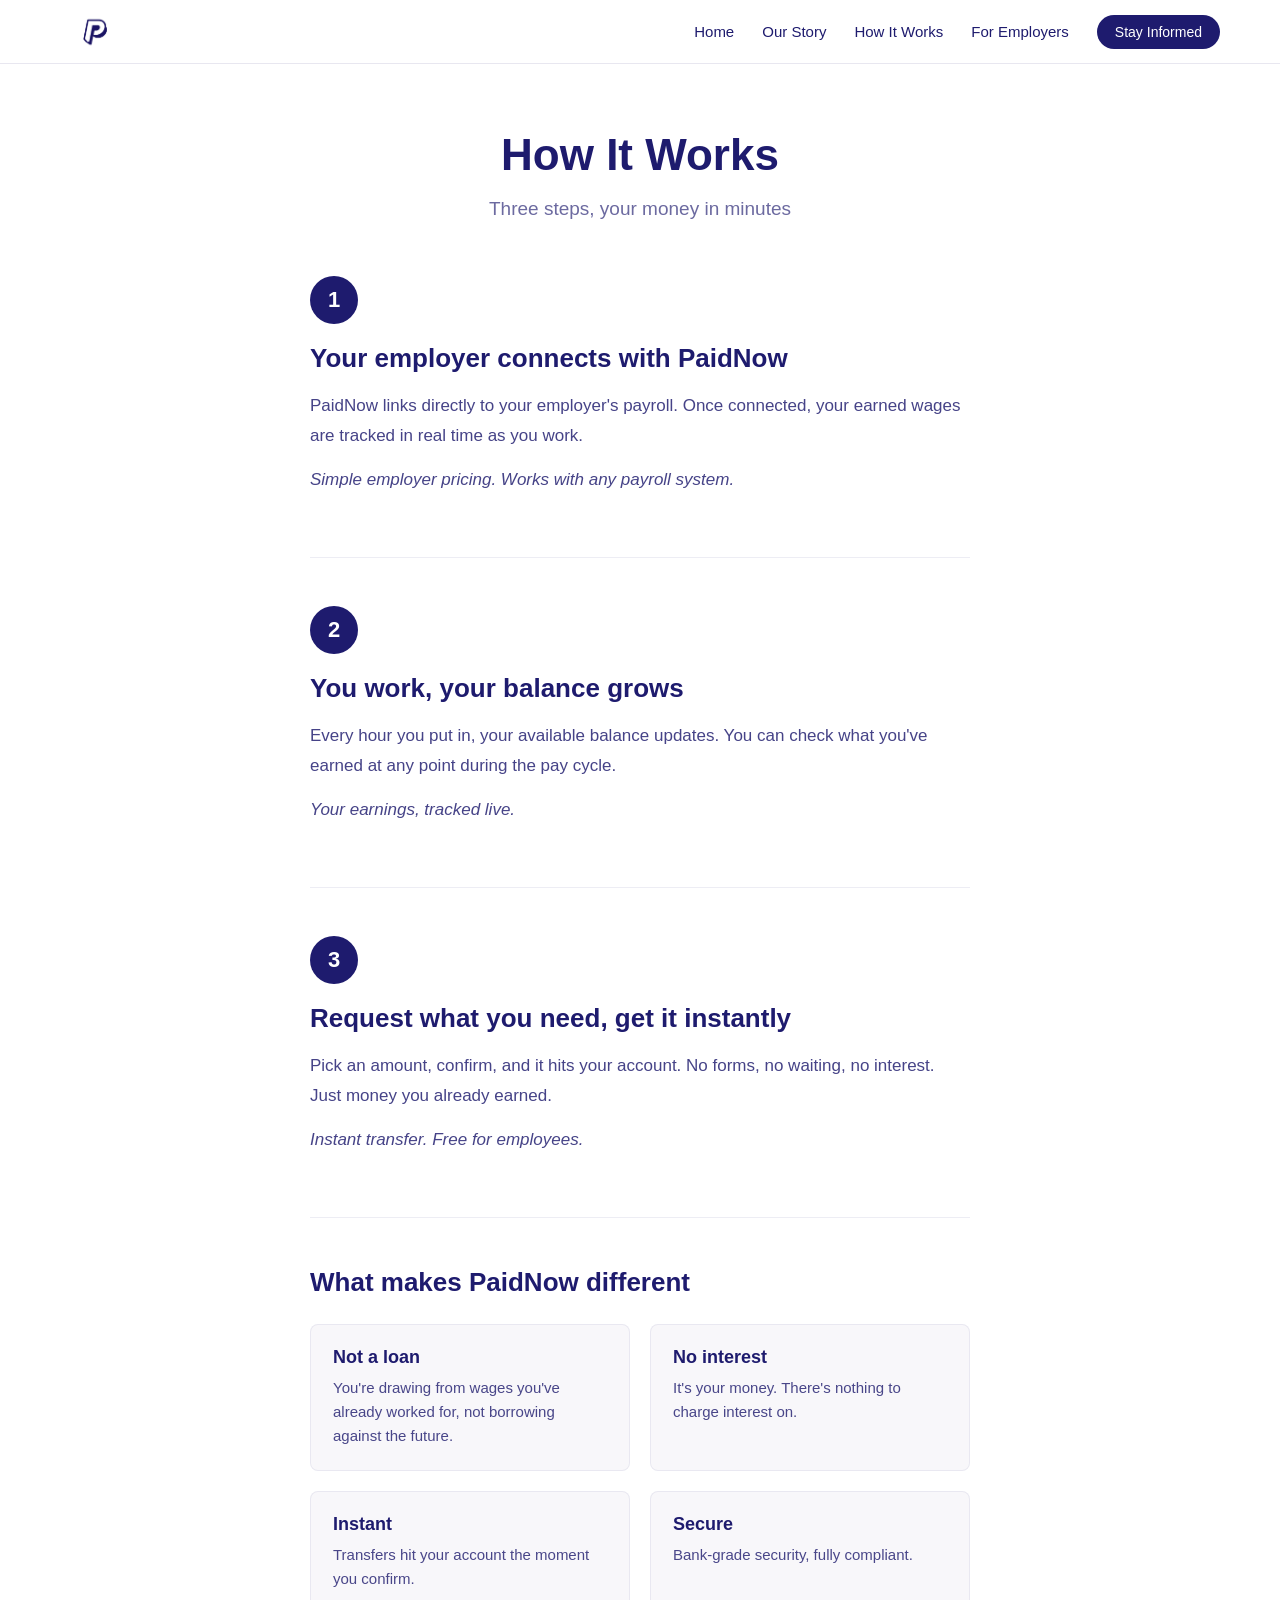
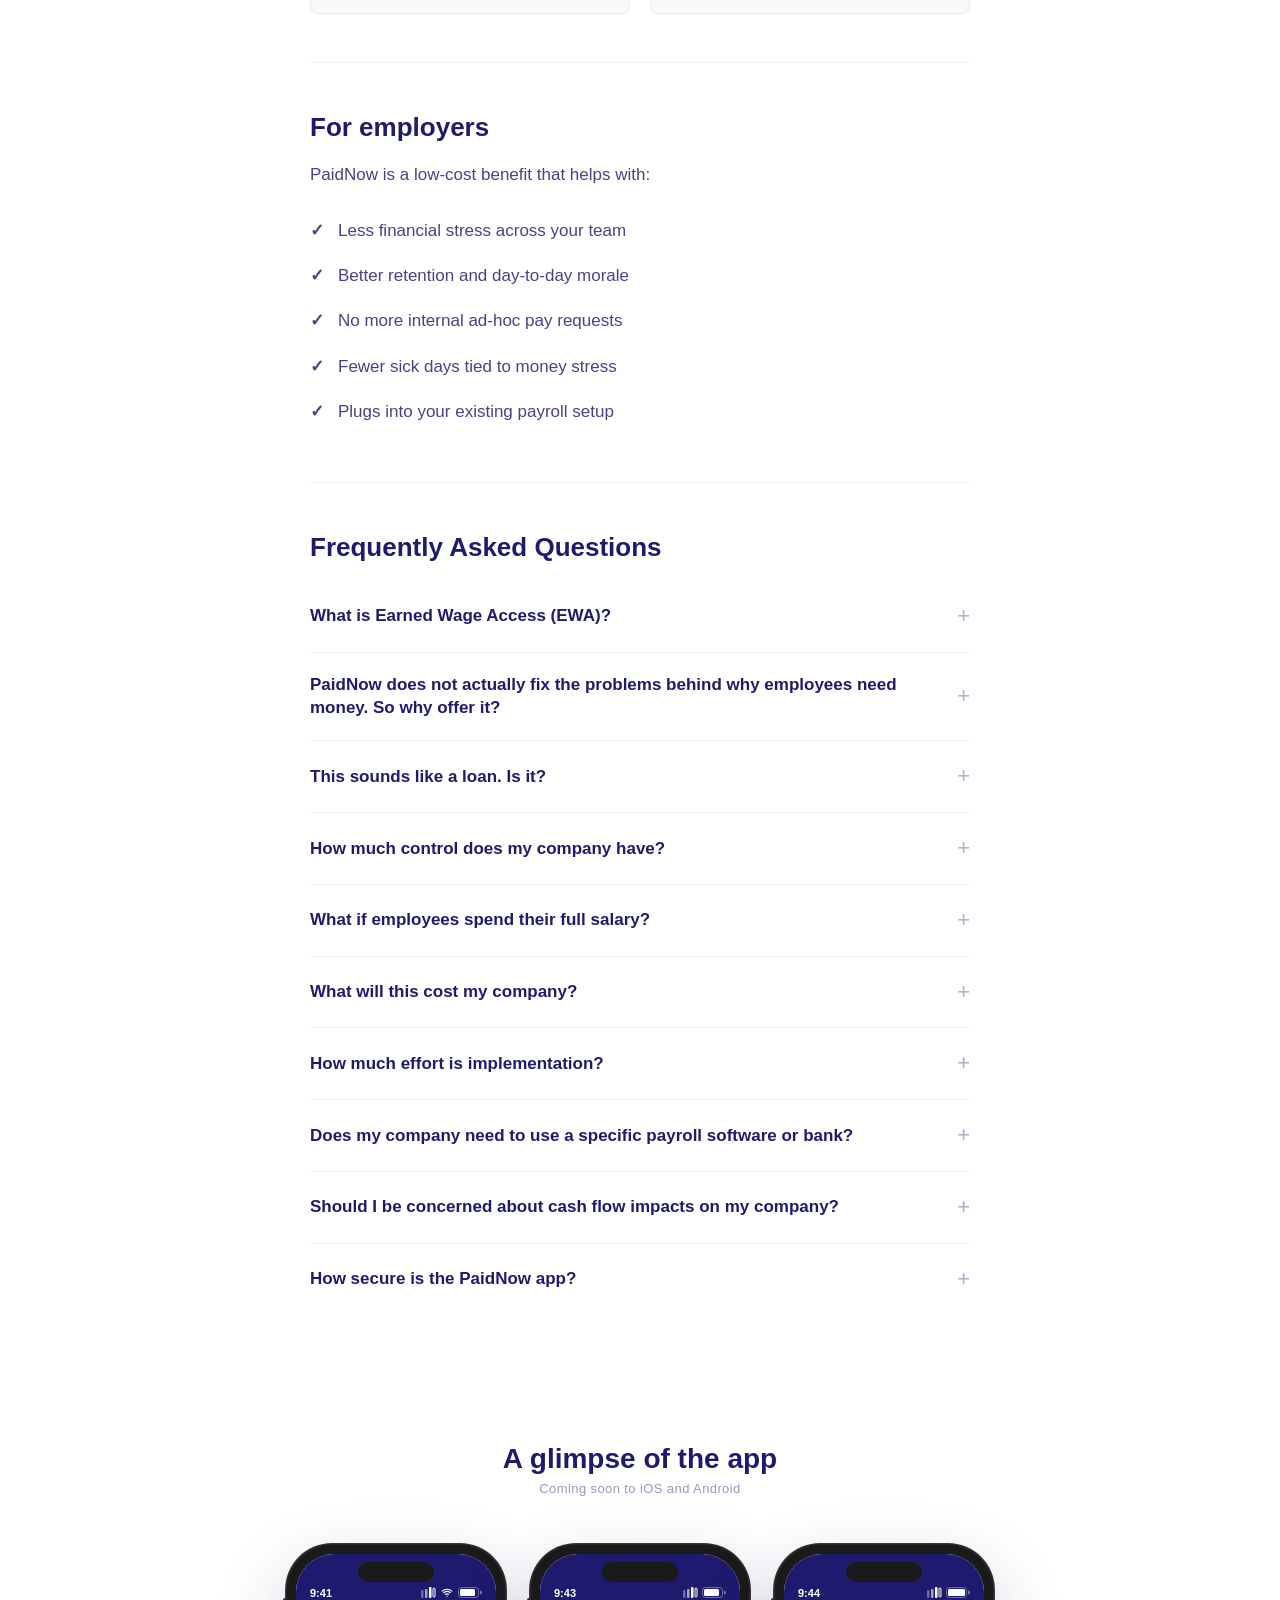
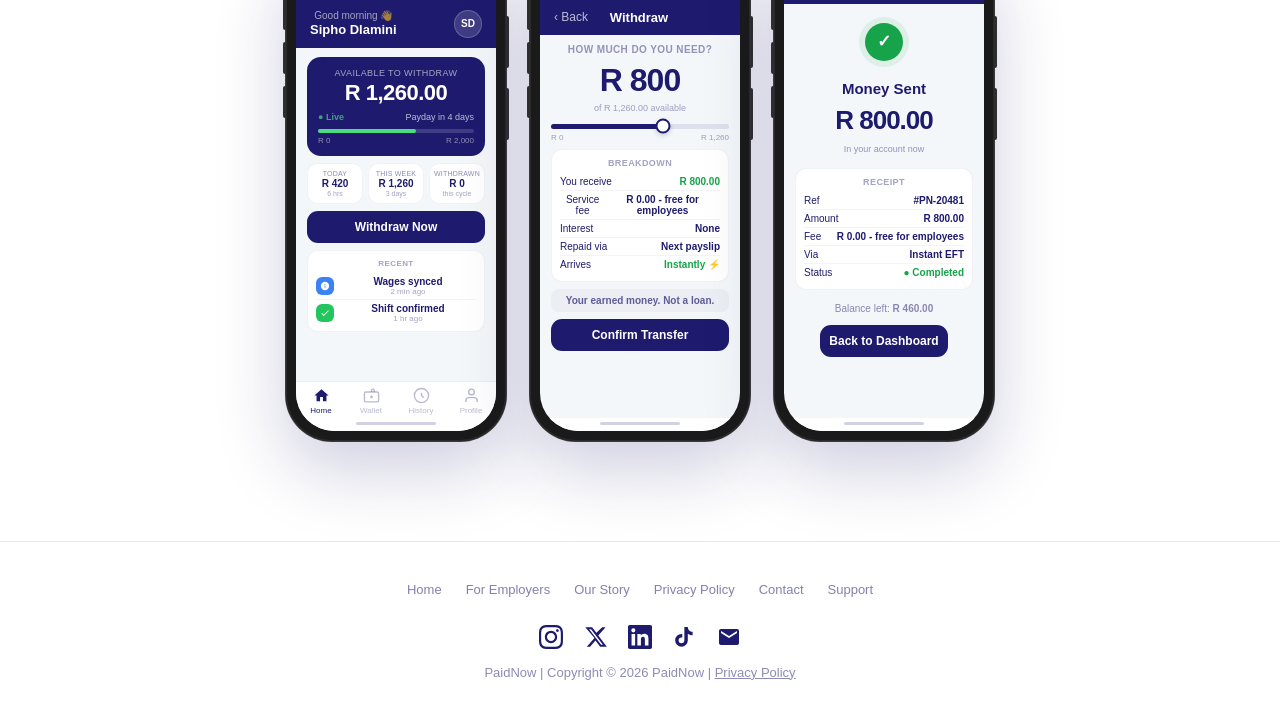
<file: how-it-works.html>
<!DOCTYPE html>
<html lang="en">

<head>
<meta charset="UTF-8">
<meta name="viewport" content="width=device-width, initial-scale=1.0">
<meta name="description" content="How PaidNow works. Access wages you've already earned before payday through secure payroll integration. No loans, no interest, no waiting. Built for South Africa.">
<meta name="keywords" content="how earned wage access works, PaidNow how it works, on-demand pay South Africa, early wage access, payroll integration South Africa">
<meta name="robots" content="index, follow">

<!-- Security -->
<meta http-equiv="Content-Security-Policy" content="default-src 'self'; script-src 'self'; style-src 'self' 'unsafe-inline' https://api.fontshare.com; font-src https://api.fontshare.com https://cdn.fontshare.com; img-src 'self' data:; connect-src 'self' https://x1qmkbi32b.execute-api.af-south-1.amazonaws.com; frame-ancestors 'none'; base-uri 'self'; form-action 'self' https://x1qmkbi32b.execute-api.af-south-1.amazonaws.com;">
<meta http-equiv="X-Content-Type-Options" content="nosniff">
<meta http-equiv="X-Frame-Options" content="DENY">
<meta name="referrer" content="strict-origin-when-cross-origin">

<link rel="alternate" hreflang="en-za" href="https://paidnow.live/how-it-works.html" />
<link rel="canonical" href="https://paidnow.live/how-it-works.html">
<meta property="og:type" content="website">
<meta property="og:url" content="https://paidnow.live/how-it-works.html">
<meta property="og:title" content="How It Works | PaidNow - Get Paid Before Payday in South Africa">
<meta property="og:description" content="How PaidNow works. Access wages you've already earned before payday. No loans, no interest, no waiting.">
<meta property="og:image" content="https://paidnow.live/paidnowlogo.png">
<meta property="twitter:card" content="summary_large_image">
<meta property="twitter:url" content="https://paidnow.live/how-it-works.html">
<meta property="twitter:title" content="How It Works | PaidNow - Get Paid Before Payday in South Africa">
<meta property="twitter:description" content="How PaidNow works. Access wages you've already earned before payday. No loans, no interest, no waiting.">
<meta property="twitter:image" content="https://paidnow.live/paidnowlogo.png">

<title>How It Works | PaidNow - Get Paid Before Payday in South Africa</title>

<link rel="preconnect" href="https://api.fontshare.com" crossorigin>
<link rel="preconnect" href="https://cdn.fontshare.com" crossorigin>
<link rel="stylesheet" href="styles.css">
<link href="https://api.fontshare.com/v2/css?f[]=garet@400,700&display=swap" rel="stylesheet">

<link rel="icon" type="image/svg+xml" href="favicon.svg">
<link rel="icon" type="image/png" href="PaidNowFavicon.png" media="(prefers-color-scheme: light)">
<link rel="icon" type="image/png" href="PaidNowFavicon-dark.png" media="(prefers-color-scheme: dark)">
<link rel="apple-touch-icon" href="PaidNowAppleTouchIcon.png">
<script type="application/ld+json">
{"@context":"https://schema.org","@type":"BreadcrumbList","itemListElement":[{"@type":"ListItem","position":1,"name":"Home","item":"https://paidnow.live/"},{"@type":"ListItem","position":2,"name":"How It Works","item":"https://paidnow.live/how-it-works.html"}]}
</script>

</head>

<body>

<nav class="navbar">
<div class="nav-container">
<a href="index.html" class="nav-logo">
<picture><source srcset="paidnowlogo-dark.png" media="(prefers-color-scheme: dark)"><img src="paidnowlogo.png" alt="PaidNow Logo" class="nav-logo-img"></picture>
</a>
<ul class="nav-menu">
<li class="nav-item"><a href="index.html" class="nav-link">Home</a></li>
<li class="nav-item"><a href="our-story.html" class="nav-link">Our Story</a></li>
<li class="nav-item"><a href="how-it-works.html" class="nav-link">How It Works</a></li>
<li class="nav-item"><a href="employers.html" class="nav-link">For Employers</a></li>
<li class="nav-item"><a href="#" class="nav-link nav-cta" data-contact="open">Stay Informed</a></li>
</ul>
<button class="hamburger" aria-label="Menu">
<span></span><span></span><span></span>
</button>
</div>
</nav>

<div class="page-container">

<div class="page-header">
<h1>How It Works</h1>
<p class="page-subtitle">Three steps, your money in minutes</p>
</div>

<div class="how-it-works-content">

<section class="step-section">
<div class="step-number">1</div>
<h2>Your employer connects with PaidNow</h2>
<p>PaidNow links directly to your employer's payroll. Once connected, your earned wages are tracked in real time as you work.</p>
<p class="step-note">Simple employer pricing. Works with any payroll system.</p>
</section>

<section class="step-section">
<div class="step-number">2</div>
<h2>You work, your balance grows</h2>
<p>Every hour you put in, your available balance updates. You can check what you've earned at any point during the pay cycle.</p>
<p class="step-note">Your earnings, tracked live.</p>
</section>

<section class="step-section">
<div class="step-number">3</div>
<h2>Request what you need, get it instantly</h2>
<p>Pick an amount, confirm, and it hits your account. No forms, no waiting, no interest. Just money you already earned.</p>
<p class="step-note">Instant transfer. Free for employees.</p>
</section>

<section class="info-section">
<h2>What makes PaidNow different</h2>
<div class="features-grid">
<div class="feature-item">
<h3>Not a loan</h3>
<p>You're drawing from wages you've already worked for, not borrowing against the future.</p>
</div>
<div class="feature-item">
<h3>No interest</h3>
<p>It's your money. There's nothing to charge interest on.</p>
</div>
<div class="feature-item">
<h3>Instant</h3>
<p>Transfers hit your account the moment you confirm.</p>
</div>
<div class="feature-item">
<h3>Secure</h3>
<p>Bank-grade security, fully compliant.</p>
</div>
</div>
</section>

<section class="info-section">
<h2>For employers</h2>
<p>PaidNow is a low-cost benefit that helps with:</p>
<ul class="benefits-list">
<li>Less financial stress across your team</li>
<li>Better retention and day-to-day morale</li>
<li>No more internal ad-hoc pay requests</li>
<li>Fewer sick days tied to money stress</li>
<li>Plugs into your existing payroll setup</li>
</ul>
</section>

<section class="info-section">
<h2>Frequently Asked Questions</h2>
<div class="faq-list">

<details class="faq-item">
<summary class="faq-question">What is Earned Wage Access (EWA)?</summary>
<p class="faq-answer">An employee who has worked for two weeks has technically earned two weeks' worth of wages - but they usually only get paid at month-end. EWA allows employees to access a portion of those already-earned but unpaid wages before payday. It helps with unexpected bills or emergencies that come up between pay dates.</p>
</details>

<details class="faq-item">
<summary class="faq-question">PaidNow does not actually fix the problems behind why employees need money. So why offer it?</summary>
<p class="faq-answer">Employees who need money will find a way to get it. While we can't fix underlying economic issues, we provide a responsible alternative so employees don't turn to expensive payday lenders or illegal loan sharks.</p>
</details>

<details class="faq-item">
<summary class="faq-question">This sounds like a loan. Is it?</summary>
<p class="faq-answer">No. PaidNow is not a loan. Employees are simply accessing wages they have already earned through their own work. The accessed amount is reconciled from that month's salary - there are no monthly repayments and no interest. Everything is transparent and clearly displayed before any transaction is confirmed.</p>
</details>

<details class="faq-item">
<summary class="faq-question">How much control does my company have?</summary>
<div class="faq-answer">
<p>You know your people best, so control of the platform is fully in your hands even after implementation. Employers set:</p>
<ul class="faq-list">
<li>Access limits - deciding on a % of salary which may be withdrawn, or a flat limit</li>
<li>Access criteria - such as full-time employees only, employees with no salary deductions, or employees with six months of service or more</li>
<li>Withdrawal limits - limit number of withdrawals per cycle</li>
</ul>
</div>
</details>

<details class="faq-item">
<summary class="faq-question">What if employees spend their full salary?</summary>
<p class="faq-answer">We only allow access of up to 25% of net salary (where the exact limit is set by the employer). Our data also shows users typically only access 15% - 18% of their earned wages, which shows users do not spend just because they can.</p>
</details>

<details class="faq-item">
<summary class="faq-question">What will this cost my company?</summary>
<p class="faq-answer">PaidNow charges employers a simple per-employee-per-month platform fee starting from R8. There are no setup costs and no hidden charges. Employees pay nothing - ever. Most employers find the cost is recovered many times over through reduced turnover and fewer ad-hoc pay requests.</p>
</details>

<details class="faq-item">
<summary class="faq-question">How much effort is implementation?</summary>
<p class="faq-answer">Implementations are handled by our team, who will guide yours throughout the process. We are currently in our launch phase and onboarding our first employer partners - early adopters will receive hands-on, priority support directly from the founding team.</p>
</details>

<details class="faq-item">
<summary class="faq-question">Does my company need to use a specific payroll software or bank?</summary>
<p class="faq-answer">PaidNow is fully payroll and bank agnostic. We are building integrations with major South African payroll systems including Sage 300 People, PaySpace, SAP, and more. We can link to any employee bank account as provided by payroll.</p>
</details>

<details class="faq-item">
<summary class="faq-question">Should I be concerned about cash flow impacts on my company?</summary>
<p class="faq-answer">PaidNow funds employee wage access on behalf of the employer. There is no cash flow impact on the employer - the accessed amounts are simply reconciled at the end of the pay cycle.</p>
</details>

<details class="faq-item">
<summary class="faq-question">How secure is the PaidNow app?</summary>
<p class="faq-answer">Our platform is built with bank-grade security. All data is encrypted at rest and in transit, stored exclusively in South Africa, and fully POPIA compliant. We use AWS infrastructure with KMS encryption, WAF protection, and comprehensive audit logging.</p>
</details>

</div>
</section>

</div>

<section class="mockup-section">
<h2 class="mockup-heading">A glimpse of the app</h2>
<p class="mockup-subheading">Coming soon to iOS and Android</p>
<div class="mockup-row">

<!-- SCREEN 1: Dashboard -->
<div class="phone-frame">
  <div class="phone-screen">
    <div class="phone-notch"><div class="phone-island"></div></div>
    <div class="app-status-bar">
      <span class="app-time">9:41</span>
      <div class="app-status-icons">
        <svg width="15" height="11" viewBox="0 0 15 11" fill="white"><rect x="0" y="3" width="2.5" height="8" rx="1" opacity=".35"/><rect x="4" y="2" width="2.5" height="9" rx="1" opacity=".6"/><rect x="8" y="0" width="2.5" height="11" rx="1"/><rect x="12" y="1" width="2" height="9" rx="1" stroke="white" stroke-width="1" fill="none"/></svg>
        <svg width="14" height="11" viewBox="0 0 24 24" fill="none" stroke="white" stroke-width="2.5" stroke-linecap="round"><path d="M5 12.55a11 11 0 0 1 14.08 0M1.42 9a16 16 0 0 1 21.16 0M8.53 16.11a6 6 0 0 1 6.95 0M12 20h.01"/></svg>
        <svg width="24" height="11" viewBox="0 0 24 11" fill="none"><rect x=".5" y=".5" width="20" height="10" rx="3" stroke="white" stroke-opacity=".35"/><rect x="2" y="2" width="15" height="7" rx="1.5" fill="white"/><path d="M22 3.5v4a2 2 0 0 0 0-4z" fill="white" fill-opacity=".4"/></svg>
      </div>
    </div>
    <div class="app-header-bar">
      <div>
        <p class="app-greeting">Good morning 👋</p>
        <p class="app-username">Sipho Dlamini</p>
      </div>
      <div class="app-avatar">SD</div>
    </div>
    <div class="app-body">
      <div class="app-hero-card">
        <p class="app-hero-label">Available to withdraw</p>
        <p class="app-hero-amount">R 1,260.00</p>
        <div class="app-hero-meta">
          <span class="app-hero-badge">&#9679; Live</span>
          <span>Payday in 4 days</span>
        </div>
        <div class="app-progress-wrap">
          <div class="app-progress-bar"><div class="app-progress-fill" style="width:63%"></div></div>
          <div class="app-progress-labels"><span>R 0</span><span>R 2,000</span></div>
        </div>
      </div>
      <div class="app-stats-row">
        <div class="app-stat-box">
          <p class="app-stat-label">Today</p>
          <p class="app-stat-val">R 420</p>
          <p class="app-stat-sub">6 hrs</p>
        </div>
        <div class="app-stat-box">
          <p class="app-stat-label">This week</p>
          <p class="app-stat-val">R 1,260</p>
          <p class="app-stat-sub">3 days</p>
        </div>
        <div class="app-stat-box">
          <p class="app-stat-label">Withdrawn</p>
          <p class="app-stat-val">R 0</p>
          <p class="app-stat-sub">this cycle</p>
        </div>
      </div>
      <div class="app-action-btn">Withdraw Now</div>
      <div class="app-recent">
        <p class="app-recent-title">Recent</p>
        <div class="app-recent-item">
          <div class="app-recent-icon app-recent-icon-blue">
            <svg width="10" height="10" viewBox="0 0 24 24" fill="white"><path d="M12 2a10 10 0 1 0 0 20A10 10 0 0 0 12 2zm1 14H11v-5h2v5zm0-7H11V7h2v2z"/></svg>
          </div>
          <div class="app-recent-info"><p class="app-recent-text">Wages synced</p><p class="app-recent-time">2 min ago</p></div>
        </div>
        <div class="app-recent-item">
          <div class="app-recent-icon app-recent-icon-green">
            <svg width="10" height="10" viewBox="0 0 24 24" fill="white"><path d="M9 16.17L4.83 12l-1.42 1.41L9 19 21 7l-1.41-1.41L9 16.17z"/></svg>
          </div>
          <div class="app-recent-info"><p class="app-recent-text">Shift confirmed</p><p class="app-recent-time">1 hr ago</p></div>
        </div>
      </div>
    </div>
    <div class="app-tab-bar">
      <div class="app-tab app-tab-active">
        <svg width="17" height="17" viewBox="0 0 24 24" fill="currentColor"><path d="M10 20v-6h4v6h5v-8h3L12 3 2 12h3v8z"/></svg>
        <span>Home</span>
      </div>
      <div class="app-tab">
        <svg width="17" height="17" viewBox="0 0 24 24" fill="none" stroke="currentColor" stroke-width="2"><rect x="2" y="7" width="20" height="14" rx="2"/><path d="M16 7V5a2 2 0 0 0-4 0v2M12 12v4M10 14h4"/></svg>
        <span>Wallet</span>
      </div>
      <div class="app-tab">
        <svg width="17" height="17" viewBox="0 0 24 24" fill="none" stroke="currentColor" stroke-width="2"><circle cx="12" cy="12" r="10"/><path d="M12 8v4l3 3"/></svg>
        <span>History</span>
      </div>
      <div class="app-tab">
        <svg width="17" height="17" viewBox="0 0 24 24" fill="none" stroke="currentColor" stroke-width="2"><path d="M20 21v-2a4 4 0 0 0-4-4H8a4 4 0 0 0-4 4v2"/><circle cx="12" cy="7" r="4"/></svg>
        <span>Profile</span>
      </div>
    </div>
    <div class="phone-home-bar"></div>
  </div>
</div>

<!-- SCREEN 2: Withdraw -->
<div class="phone-frame">
  <div class="phone-screen">
    <div class="phone-notch"><div class="phone-island"></div></div>
    <div class="app-status-bar">
      <span class="app-time">9:43</span>
      <div class="app-status-icons">
        <svg width="15" height="11" viewBox="0 0 15 11" fill="white"><rect x="0" y="3" width="2.5" height="8" rx="1" opacity=".35"/><rect x="4" y="2" width="2.5" height="9" rx="1" opacity=".6"/><rect x="8" y="0" width="2.5" height="11" rx="1"/><rect x="12" y="1" width="2" height="9" rx="1" stroke="white" stroke-width="1" fill="none"/></svg>
        <svg width="24" height="11" viewBox="0 0 24 11" fill="none"><rect x=".5" y=".5" width="20" height="10" rx="3" stroke="white" stroke-opacity=".35"/><rect x="2" y="2" width="15" height="7" rx="1.5" fill="white"/><path d="M22 3.5v4a2 2 0 0 0 0-4z" fill="white" fill-opacity=".4"/></svg>
      </div>
    </div>
    <div class="app-nav-row">
      <div class="app-back">&#8249; Back</div>
      <p class="app-nav-title">Withdraw</p>
      <div style="width:36px"></div>
    </div>
    <div class="app-body">
      <p class="app-section-label">How much do you need?</p>
      <div class="app-amount-display">R 800</div>
      <p class="app-amount-sub">of R 1,260.00 available</p>
      <div class="app-slider-wrap">
        <div class="app-slider-track">
          <div class="app-slider-fill" style="width:63%"></div>
          <div class="app-slider-thumb" style="left:63%"></div>
        </div>
        <div class="app-slider-labels"><span>R 0</span><span>R 1,260</span></div>
      </div>
      <div class="app-breakdown">
        <p class="app-breakdown-title">Breakdown</p>
        <div class="app-info-row"><span>You receive</span><span class="app-info-val app-info-green">R 800.00</span></div>
        <div class="app-info-row"><span>Service fee</span><span class="app-info-val">R 0.00 - free for employees</span></div>
        <div class="app-info-row"><span>Interest</span><span class="app-info-val">None</span></div>
        <div class="app-info-row"><span>Repaid via</span><span class="app-info-val">Next payslip</span></div>
        <div class="app-info-row app-info-row-last"><span>Arrives</span><span class="app-info-val app-info-green">Instantly &#9889;</span></div>
      </div>
      <div class="app-notice">Your earned money. Not a loan.</div>
      <div class="app-action-btn">Confirm Transfer</div>
    </div>
    <div class="phone-home-bar"></div>
  </div>
</div>

<!-- SCREEN 3: Confirmed -->
<div class="phone-frame">
  <div class="phone-screen">
    <div class="phone-notch"><div class="phone-island"></div></div>
    <div class="app-status-bar">
      <span class="app-time">9:44</span>
      <div class="app-status-icons">
        <svg width="15" height="11" viewBox="0 0 15 11" fill="white"><rect x="0" y="3" width="2.5" height="8" rx="1" opacity=".35"/><rect x="4" y="2" width="2.5" height="9" rx="1" opacity=".6"/><rect x="8" y="0" width="2.5" height="11" rx="1"/><rect x="12" y="1" width="2" height="9" rx="1" stroke="white" stroke-width="1" fill="none"/></svg>
        <svg width="24" height="11" viewBox="0 0 24 11" fill="none"><rect x=".5" y=".5" width="20" height="10" rx="3" stroke="white" stroke-opacity=".35"/><rect x="2" y="2" width="17" height="7" rx="1.5" fill="white"/><path d="M22 3.5v4a2 2 0 0 0 0-4z" fill="white" fill-opacity=".4"/></svg>
      </div>
    </div>
    <div class="app-body app-body-center">
      <div class="app-success-ring">
        <div class="app-success-icon">&#10003;</div>
      </div>
      <p class="app-success-title">Money Sent</p>
      <p class="app-success-amount">R 800.00</p>
      <p class="app-success-sub">In your account now</p>
      <div class="app-receipt">
        <p class="app-breakdown-title">Receipt</p>
        <div class="app-info-row"><span>Ref</span><span class="app-info-val">#PN-20481</span></div>
        <div class="app-info-row"><span>Amount</span><span class="app-info-val">R 800.00</span></div>
        <div class="app-info-row"><span>Fee</span><span class="app-info-val">R 0.00 - free for employees</span></div>
        <div class="app-info-row"><span>Via</span><span class="app-info-val">Instant EFT</span></div>
        <div class="app-info-row app-info-row-last"><span>Status</span><span class="app-info-val app-status">&#9679; Completed</span></div>
      </div>
      <div class="app-remaining">Balance left: <strong>R 460.00</strong></div>
      <div class="app-action-btn">Back to Dashboard</div>
    </div>
    <div class="phone-home-bar"></div>
  </div>
</div>

</div>
</section>

</div>

<div class="cta-overlay" id="contact">
<div class="cta-modal">
<button class="cta-close" onclick="document.getElementById('contact').classList.remove('active')">&times;</button>
<h2 class="cta-heading">Stay Informed</h2>
<p class="cta-text">Be among the first to know when we launch.</p>
<form class="early-access-form" id="waitlist-form" autocomplete="off">
<input type="email" placeholder="Enter your email" class="email-input" required id="waitlist-email" maxlength="254">
<input type="text" name="website" id="waitlist-hp" style="position:absolute;left:-9999px;opacity:0;height:0;width:0;" tabindex="-1" autocomplete="off">
<button type="submit" class="submit-btn" id="waitlist-btn">Notify Me</button>
</form>
<p class="form-msg" id="form-msg"></p>
</div>
</div>

<footer>
<nav class="footer-nav">
  <a href="index.html" class="footer-link">Home</a>
  <a href="employers.html" class="footer-link">For Employers</a>
  <a href="our-story.html" class="footer-link">Our Story</a>
  <a href="privacy.html" class="footer-link">Privacy Policy</a>
  <a href="mailto:info@paidnow.live" class="footer-link">Contact</a>
  <a href="mailto:support@paidnow.live" class="footer-link">Support</a>
</nav>
<a href="https://www.instagram.com/paidnow.live" target="_blank" rel="noopener" class="social-link" aria-label="Follow PaidNow on Instagram">
<svg width="24" height="24" viewBox="0 0 24 24" fill="currentColor" aria-hidden="true">
<path d="M12 2.163c3.204 0 3.584.012 4.85.07 3.252.148 4.771 1.691 4.919 4.919.058 1.265.069 1.645.069 4.849 0 3.205-.012 3.584-.069 4.849-.149 3.225-1.664 4.771-4.919 4.919-1.266.058-1.644.07-4.85.07-3.204 0-3.584-.012-4.849-.07-3.26-.149-4.771-1.699-4.919-4.92-.058-1.265-.07-1.644-.07-4.849 0-3.204.013-3.583.07-4.849.149-3.227 1.664-4.771 4.919-4.919 1.266-.057 1.645-.069 4.849-.069zm0-2.163c-3.259 0-3.667.014-4.947.072-4.358.2-6.78 2.618-6.98 6.98-.059 1.281-.073 1.689-.073 4.948 0 3.259.014 3.668.072 4.948.2 4.358 2.618 6.78 6.98 6.98 1.281.058 1.689.072 4.948.072 3.259 0 3.668-.014 4.948-.072 4.354-.2 6.782-2.618 6.979-6.98.059-1.28.073-1.689.073-4.948 0-3.259-.014-3.667-.072-4.947-.196-4.354-2.617-6.78-6.979-6.98-1.281-.059-1.69-.073-4.949-.073zm0 5.838c-3.403 0-6.162 2.759-6.162 6.162s2.759 6.163 6.162 6.163 6.162-2.759 6.162-6.163c0-3.403-2.759-6.162-6.162-6.162zm0 10.162c-2.209 0-4-1.79-4-4 0-2.209 1.791-4 4-4s4 1.791 4 4c0 2.21-1.791 4-4 4zm6.406-11.845c-.796 0-1.441.645-1.441 1.44s.645 1.44 1.441 1.44c.795 0 1.439-.645 1.439-1.44s-.644-1.44-1.439-1.44z"/>
</svg>
</a>
<a href="https://x.com/paidnow_live" target="_blank" rel="noopener" class="social-link" aria-label="Follow PaidNow on X" style="margin-left:16px;">
<svg width="24" height="24" viewBox="0 0 24 24" fill="currentColor" aria-hidden="true">
<path d="M18.244 2.25h3.308l-7.227 8.26 8.502 11.24H16.17l-4.714-6.231-5.401 6.231H2.746l7.73-8.835L1.254 2.25H8.08l4.253 5.622 5.911-5.622zm-1.161 17.52h1.833L7.084 4.126H5.117z"/>
</svg>
</a>
<a href="https://www.linkedin.com/company/paidnow-live" target="_blank" rel="noopener" class="social-link" aria-label="Follow PaidNow on LinkedIn" style="margin-left:16px;">
<svg width="24" height="24" viewBox="0 0 24 24" fill="currentColor" aria-hidden="true">
<path d="M20.447 20.452h-3.554v-5.569c0-1.328-.027-3.037-1.852-3.037-1.853 0-2.136 1.445-2.136 2.939v5.667H9.351V9h3.414v1.561h.046c.477-.9 1.637-1.85 3.37-1.85 3.601 0 4.267 2.37 4.267 5.455v6.286zM5.337 7.433a2.062 2.062 0 0 1-2.063-2.065 2.064 2.064 0 1 1 2.063 2.065zm1.782 13.019H3.555V9h3.564v11.452zM22.225 0H1.771C.792 0 0 .774 0 1.729v20.542C0 23.227.792 24 1.771 24h20.451C23.2 24 24 23.227 24 22.271V1.729C24 .774 23.2 0 22.222 0h.003z"/>
</svg>
</a>
<a href="https://www.tiktok.com/@paidnow.live" target="_blank" rel="noopener" class="social-link" aria-label="Follow PaidNow on TikTok" style="margin-left:16px;">
<svg width="24" height="24" viewBox="0 0 24 24" fill="currentColor" aria-hidden="true">
<path d="M19.59 6.69a4.83 4.83 0 0 1-3.77-4.25V2h-3.45v13.67a2.89 2.89 0 0 1-2.88 2.5 2.89 2.89 0 0 1-2.89-2.89 2.89 2.89 0 0 1 2.89-2.89c.28 0 .54.04.79.1V9.01a6.33 6.33 0 0 0-.79-.05 6.34 6.34 0 0 0-6.34 6.34 6.34 6.34 0 0 0 6.34 6.34 6.34 6.34 0 0 0 6.33-6.34V8.69a8.18 8.18 0 0 0 4.78 1.52V6.77a4.85 4.85 0 0 1-1.01-.08z"/>
</svg>
</a>
<a href="mailto:info@paidnow.live" class="social-link" aria-label="Email PaidNow" style="margin-left:16px;">
<svg width="24" height="24" viewBox="0 0 24 24" fill="currentColor" aria-hidden="true">
<path d="M20 4H4c-1.1 0-2 .9-2 2v12c0 1.1.9 2 2 2h16c1.1 0 2-.9 2-2V6c0-1.1-.9-2-2-2zm0 4l-8 5-8-5V6l8 5 8-5v2z"/>
</svg>
</a>
<p>PaidNow | Copyright © 2026 PaidNow | <a href="privacy.html" style="color:inherit;text-decoration:underline;">Privacy Policy</a></p>
</footer>


<nav class="bottom-nav">
<a href="index.html" class="bottom-nav-item">
<svg width="20" height="20" viewBox="0 0 24 24" fill="currentColor"><path d="M10 20v-6h4v6h5v-8h3L12 3 2 12h3v8z"/></svg>
<span>Home</span>
</a>
<a href="our-story.html" class="bottom-nav-item">
<svg width="20" height="20" viewBox="0 0 24 24" fill="none" stroke="currentColor" stroke-width="2" stroke-linecap="round" stroke-linejoin="round"><path d="M4 19.5A2.5 2.5 0 0 1 6.5 17H20"/><path d="M6.5 2H20v20H6.5A2.5 2.5 0 0 1 4 19.5v-15A2.5 2.5 0 0 1 6.5 2z"/></svg>
<span>Our Story</span>
</a>
<a href="how-it-works.html" class="bottom-nav-item bottom-nav-active">
<svg width="20" height="20" viewBox="0 0 24 24" fill="currentColor"><path d="M9 21c0 .55.45 1 1 1h4c.55 0 1-.45 1-1v-1H9v1zm3-19C8.14 2 5 5.14 5 9c0 2.38 1.19 4.47 3 5.74V17c0 .55.45 1 1 1h6c.55 0 1-.45 1-1v-2.26c1.81-1.27 3-3.36 3-5.74 0-3.86-3.14-7-7-7z"/></svg>
<span>How It Works</span>
</a>
<a href="#" class="bottom-nav-item" data-contact="open">
<svg width="20" height="20" viewBox="0 0 24 24" fill="currentColor"><path d="M20 4H4c-1.1 0-2 .9-2 2v12c0 1.1.9 2 2 2h16c1.1 0 2-.9 2-2V6c0-1.1-.9-2-2-2zm0 4l-8 5-8-5V6l8 5 8-5v2z"/></svg>
<span>Stay Informed</span>
</a>
</nav>

<script src="js/nav.js" defer></script>
<script src="js/contact.js" defer></script>
<script src="js/waitlist.js" defer></script>
</body>

</html>
</file>
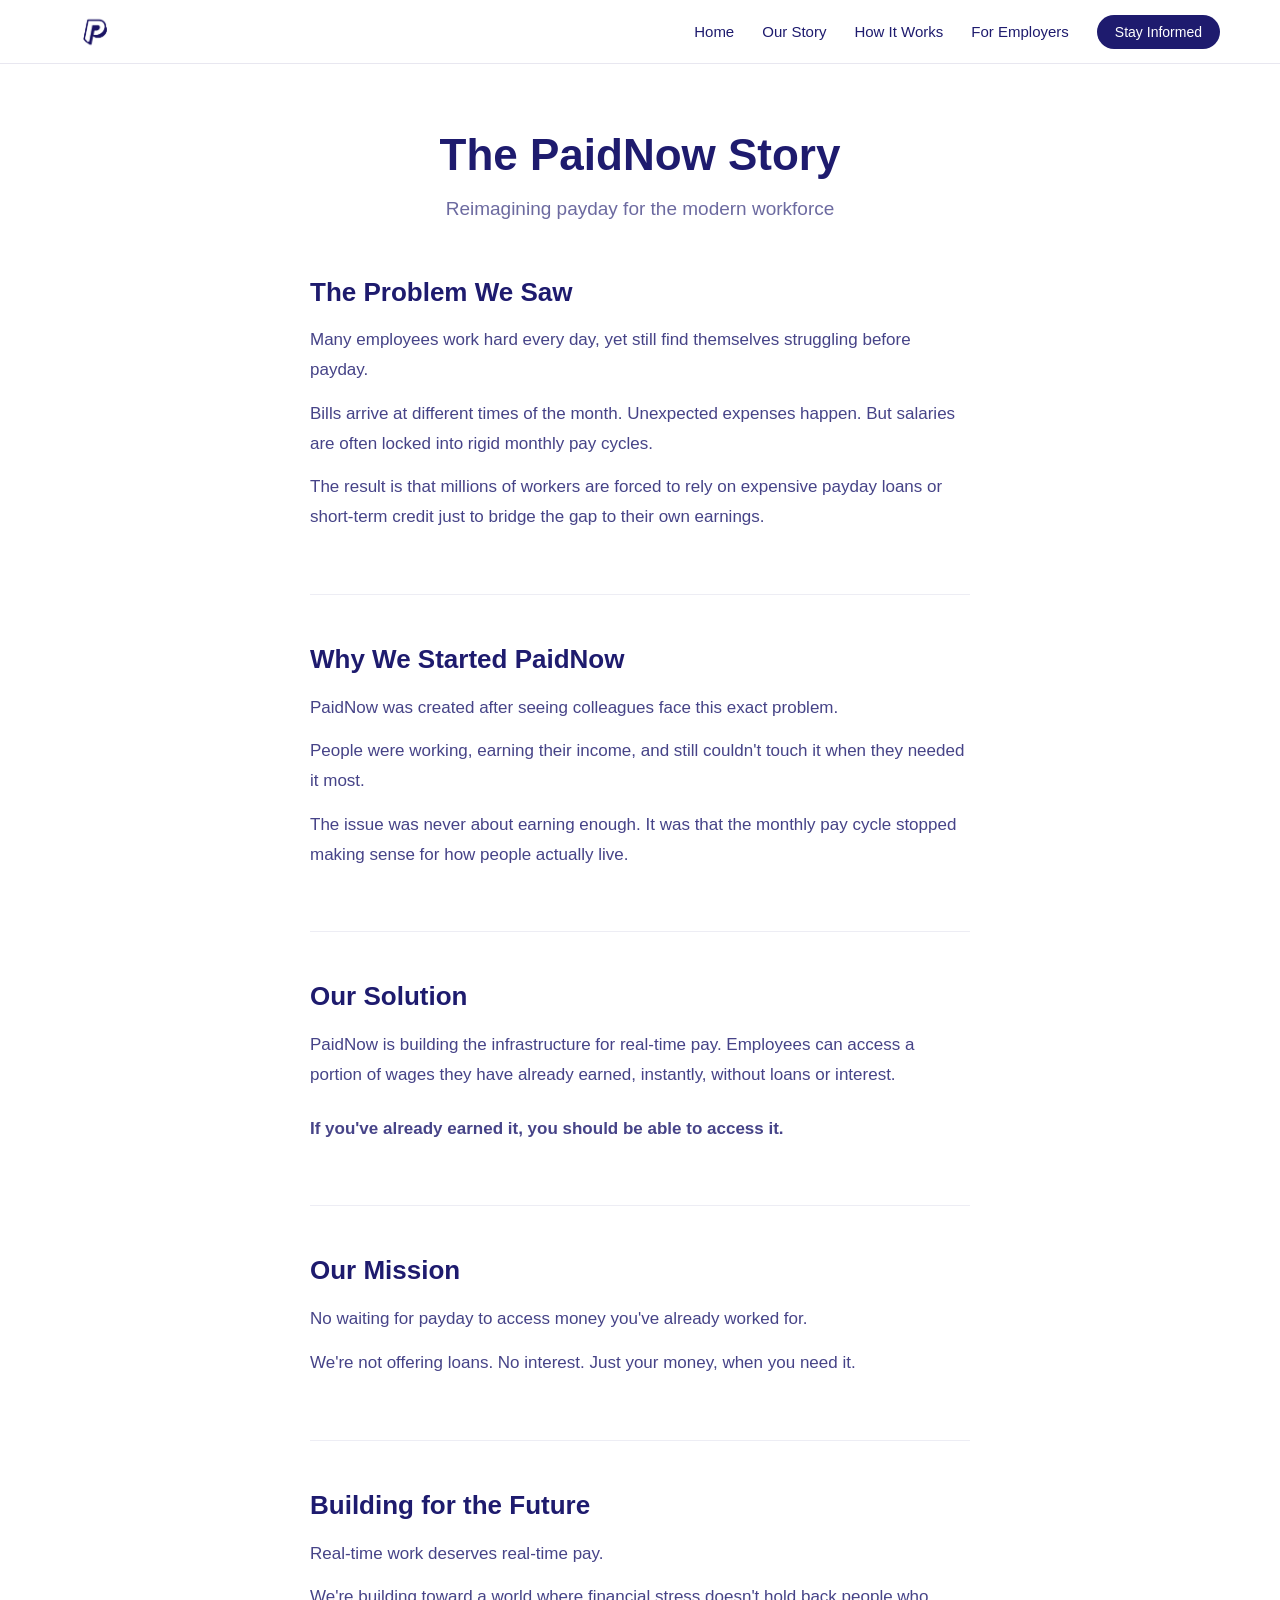
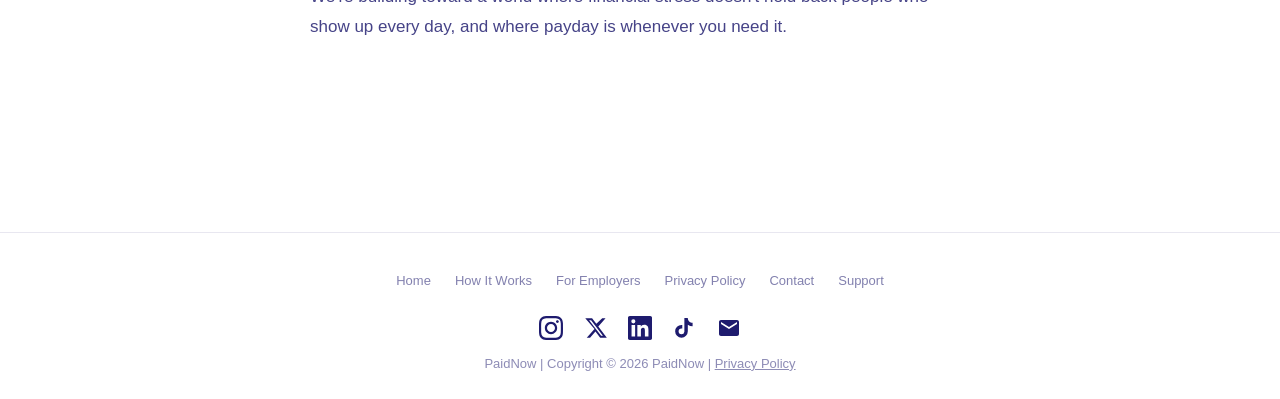
<file: our-story.html>
<!DOCTYPE html>
<html lang="en">

<head>
<meta charset="UTF-8">
<meta name="viewport" content="width=device-width, initial-scale=1.0">
<meta name="description" content="The PaidNow story. We're building real-time earned wage access infrastructure for South African employees. No loans, no interest, just wages you've already earned.">
<meta name="keywords" content="PaidNow story, earned wage access South Africa, fintech South Africa, real-time pay, financial wellness South Africa">
<meta name="robots" content="index, follow">

<!-- Security -->
<meta http-equiv="Content-Security-Policy" content="default-src 'self'; script-src 'self'; style-src 'self' 'unsafe-inline' https://api.fontshare.com; font-src https://api.fontshare.com https://cdn.fontshare.com; img-src 'self' data:; connect-src 'self' https://x1qmkbi32b.execute-api.af-south-1.amazonaws.com; frame-ancestors 'none'; base-uri 'self'; form-action 'self' https://x1qmkbi32b.execute-api.af-south-1.amazonaws.com;">
<meta http-equiv="X-Content-Type-Options" content="nosniff">
<meta http-equiv="X-Frame-Options" content="DENY">
<meta name="referrer" content="strict-origin-when-cross-origin">

<link rel="alternate" hreflang="en-za" href="https://paidnow.live/our-story.html" />
<link rel="canonical" href="https://paidnow.live/our-story.html">
<meta property="og:type" content="website">
<meta property="og:url" content="https://paidnow.live/our-story.html">
<meta property="og:title" content="Our Story | PaidNow - Earned Wage Access South Africa">
<meta property="og:description" content="The PaidNow story. We're building real-time earned wage access infrastructure for South African employees.">
<meta property="og:image" content="https://paidnow.live/paidnowlogo.png">
<meta property="twitter:card" content="summary_large_image">
<meta property="twitter:url" content="https://paidnow.live/our-story.html">
<meta property="twitter:title" content="Our Story | PaidNow - Earned Wage Access South Africa">
<meta property="twitter:description" content="The PaidNow story. We're building real-time earned wage access infrastructure for South African employees.">
<meta property="twitter:image" content="https://paidnow.live/paidnowlogo.png">

<title>Our Story | PaidNow - Earned Wage Access South Africa</title>

<link rel="preconnect" href="https://api.fontshare.com" crossorigin>
<link rel="preconnect" href="https://cdn.fontshare.com" crossorigin>
<link rel="stylesheet" href="styles.css">
<link href="https://api.fontshare.com/v2/css?f[]=garet@400,700&display=swap" rel="stylesheet">

<link rel="icon" type="image/svg+xml" href="favicon.svg">
<link rel="icon" type="image/png" href="PaidNowFavicon.png" media="(prefers-color-scheme: light)">
<link rel="icon" type="image/png" href="PaidNowFavicon-dark.png" media="(prefers-color-scheme: dark)">
<link rel="apple-touch-icon" href="PaidNowAppleTouchIcon.png">

</head>

<body>

<nav class="navbar">
<div class="nav-container">
<a href="index.html" class="nav-logo">
<picture><source srcset="paidnowlogo-dark.png" media="(prefers-color-scheme: dark)"><img src="paidnowlogo.png" alt="PaidNow Logo" class="nav-logo-img"></picture>
</a>
<ul class="nav-menu">
<li class="nav-item"><a href="index.html" class="nav-link">Home</a></li>
<li class="nav-item"><a href="our-story.html" class="nav-link">Our Story</a></li>
<li class="nav-item"><a href="how-it-works.html" class="nav-link">How It Works</a></li>
<li class="nav-item"><a href="employers.html" class="nav-link">For Employers</a></li>
<li class="nav-item"><a href="#" class="nav-link nav-cta" data-contact="open">Stay Informed</a></li>
</ul>
<button class="hamburger" aria-label="Menu">
<span></span><span></span><span></span>
</button>
</div>
</nav>

<div class="page-container">

<div class="page-header">
<h1>The PaidNow Story</h1>
<p class="page-subtitle">Reimagining payday for the modern workforce</p>
</div>

<div class="story-content">

<section class="story-section">
<h2>The Problem We Saw</h2>
<p>Many employees work hard every day, yet still find themselves struggling before payday.</p>
<p>Bills arrive at different times of the month. Unexpected expenses happen. But salaries are often locked into rigid monthly pay cycles.</p>
<p>The result is that millions of workers are forced to rely on expensive payday loans or short-term credit just to bridge the gap to their own earnings.</p>
</section>

<section class="story-section">
<h2>Why We Started PaidNow</h2>
<p>PaidNow was created after seeing colleagues face this exact problem.</p>
<p>People were working, earning their income, and still couldn't touch it when they needed it most.</p>
<p>The issue was never about earning enough. It was that the monthly pay cycle stopped making sense for how people actually live.</p>
</section>

<section class="story-section">
<h2>Our Solution</h2>
<p>PaidNow is building the infrastructure for real-time pay. Employees can access a portion of wages they have already earned, instantly, without loans or interest.</p>
<p class="highlight-text">If you've already earned it, you should be able to access it.</p>
</section>

<section class="story-section">
<h2>Our Mission</h2>
<p>No waiting for payday to access money you've already worked for.</p>
<p>We're not offering loans. No interest. Just your money, when you need it.</p>
</section>

<section class="story-section">
<h2>Building for the Future</h2>
<p>Real-time work deserves real-time pay.</p>
<p>We're building toward a world where financial stress doesn't hold back people who show up every day, and where payday is whenever you need it.</p>
</section>

</div>



</div>

<div class="cta-overlay" id="contact">
<div class="cta-modal">
<button class="cta-close" onclick="document.getElementById('contact').classList.remove('active')">&times;</button>
<h2 class="cta-heading">Stay Informed</h2>
<p class="cta-text">Be among the first to know when we launch.</p>
<form class="early-access-form" id="waitlist-form" autocomplete="off">
<input type="email" placeholder="Enter your email" class="email-input" required id="waitlist-email" maxlength="254">
<input type="text" name="website" id="waitlist-hp" style="position:absolute;left:-9999px;opacity:0;height:0;width:0;" tabindex="-1" autocomplete="off">
<button type="submit" class="submit-btn" id="waitlist-btn">Notify Me</button>
</form>
<p class="form-msg" id="form-msg"></p>
</div>
</div>

<footer>
<nav class="footer-nav">
  <a href="index.html" class="footer-link">Home</a>
  <a href="how-it-works.html" class="footer-link">How It Works</a>
  <a href="employers.html" class="footer-link">For Employers</a>
  <a href="privacy.html" class="footer-link">Privacy Policy</a>
  <a href="mailto:info@paidnow.live" class="footer-link">Contact</a>
  <a href="mailto:support@paidnow.live" class="footer-link">Support</a>
</nav>
<a href="https://www.instagram.com/paidnow.live" target="_blank" rel="noopener" class="social-link" aria-label="Follow PaidNow on Instagram">
<svg width="24" height="24" viewBox="0 0 24 24" fill="currentColor" aria-hidden="true">
<path d="M12 2.163c3.204 0 3.584.012 4.85.07 3.252.148 4.771 1.691 4.919 4.919.058 1.265.069 1.645.069 4.849 0 3.205-.012 3.584-.069 4.849-.149 3.225-1.664 4.771-4.919 4.919-1.266.058-1.644.07-4.85.07-3.204 0-3.584-.012-4.849-.07-3.26-.149-4.771-1.699-4.919-4.92-.058-1.265-.07-1.644-.07-4.849 0-3.204.013-3.583.07-4.849.149-3.227 1.664-4.771 4.919-4.919 1.266-.057 1.645-.069 4.849-.069zm0-2.163c-3.259 0-3.667.014-4.947.072-4.358.2-6.78 2.618-6.98 6.98-.059 1.281-.073 1.689-.073 4.948 0 3.259.014 3.668.072 4.948.2 4.358 2.618 6.78 6.98 6.98 1.281.058 1.689.072 4.948.072 3.259 0 3.668-.014 4.948-.072 4.354-.2 6.782-2.618 6.979-6.98.059-1.28.073-1.689.073-4.948 0-3.259-.014-3.667-.072-4.947-.196-4.354-2.617-6.78-6.979-6.98-1.281-.059-1.69-.073-4.949-.073zm0 5.838c-3.403 0-6.162 2.759-6.162 6.162s2.759 6.163 6.162 6.163 6.162-2.759 6.162-6.163c0-3.403-2.759-6.162-6.162-6.162zm0 10.162c-2.209 0-4-1.79-4-4 0-2.209 1.791-4 4-4s4 1.791 4 4c0 2.21-1.791 4-4 4zm6.406-11.845c-.796 0-1.441.645-1.441 1.44s.645 1.44 1.441 1.44c.795 0 1.439-.645 1.439-1.44s-.644-1.44-1.439-1.44z"/>
</svg>
</a>
<a href="https://x.com/paidnow_live" target="_blank" rel="noopener" class="social-link" aria-label="Follow PaidNow on X" style="margin-left:16px;">
<svg width="24" height="24" viewBox="0 0 24 24" fill="currentColor" aria-hidden="true">
<path d="M18.244 2.25h3.308l-7.227 8.26 8.502 11.24H16.17l-4.714-6.231-5.401 6.231H2.746l7.73-8.835L1.254 2.25H8.08l4.253 5.622 5.911-5.622zm-1.161 17.52h1.833L7.084 4.126H5.117z"/>
</svg>
</a>
<a href="https://www.linkedin.com/company/paidnow-live" target="_blank" rel="noopener" class="social-link" aria-label="Follow PaidNow on LinkedIn" style="margin-left:16px;">
<svg width="24" height="24" viewBox="0 0 24 24" fill="currentColor" aria-hidden="true">
<path d="M20.447 20.452h-3.554v-5.569c0-1.328-.027-3.037-1.852-3.037-1.853 0-2.136 1.445-2.136 2.939v5.667H9.351V9h3.414v1.561h.046c.477-.9 1.637-1.85 3.37-1.85 3.601 0 4.267 2.37 4.267 5.455v6.286zM5.337 7.433a2.062 2.062 0 0 1-2.063-2.065 2.064 2.064 0 1 1 2.063 2.065zm1.782 13.019H3.555V9h3.564v11.452zM22.225 0H1.771C.792 0 0 .774 0 1.729v20.542C0 23.227.792 24 1.771 24h20.451C23.2 24 24 23.227 24 22.271V1.729C24 .774 23.2 0 22.222 0h.003z"/>
</svg>
</a>
<a href="https://www.tiktok.com/@paidnow.live" target="_blank" rel="noopener" class="social-link" aria-label="Follow PaidNow on TikTok" style="margin-left:16px;">
<svg width="24" height="24" viewBox="0 0 24 24" fill="currentColor" aria-hidden="true">
<path d="M19.59 6.69a4.83 4.83 0 0 1-3.77-4.25V2h-3.45v13.67a2.89 2.89 0 0 1-2.88 2.5 2.89 2.89 0 0 1-2.89-2.89 2.89 2.89 0 0 1 2.89-2.89c.28 0 .54.04.79.1V9.01a6.33 6.33 0 0 0-.79-.05 6.34 6.34 0 0 0-6.34 6.34 6.34 6.34 0 0 0 6.34 6.34 6.34 6.34 0 0 0 6.33-6.34V8.69a8.18 8.18 0 0 0 4.78 1.52V6.77a4.85 4.85 0 0 1-1.01-.08z"/>
</svg>
</a>
<a href="mailto:info@paidnow.live" class="social-link" aria-label="Email PaidNow" style="margin-left:16px;">
<svg width="24" height="24" viewBox="0 0 24 24" fill="currentColor" aria-hidden="true">
<path d="M20 4H4c-1.1 0-2 .9-2 2v12c0 1.1.9 2 2 2h16c1.1 0 2-.9 2-2V6c0-1.1-.9-2-2-2zm0 4l-8 5-8-5V6l8 5 8-5v2z"/>
</svg>
</a>
<p>PaidNow | Copyright © 2026 PaidNow | <a href="privacy.html" style="color:inherit;text-decoration:underline;">Privacy Policy</a></p>
</footer>


<nav class="bottom-nav">
<a href="index.html" class="bottom-nav-item">
<svg width="20" height="20" viewBox="0 0 24 24" fill="currentColor"><path d="M10 20v-6h4v6h5v-8h3L12 3 2 12h3v8z"/></svg>
<span>Home</span>
</a>
<a href="our-story.html" class="bottom-nav-item bottom-nav-active">
<svg width="20" height="20" viewBox="0 0 24 24" fill="none" stroke="currentColor" stroke-width="2" stroke-linecap="round" stroke-linejoin="round"><path d="M4 19.5A2.5 2.5 0 0 1 6.5 17H20"/><path d="M6.5 2H20v20H6.5A2.5 2.5 0 0 1 4 19.5v-15A2.5 2.5 0 0 1 6.5 2z"/></svg>
<span>Our Story</span>
</a>
<a href="how-it-works.html" class="bottom-nav-item">
<svg width="20" height="20" viewBox="0 0 24 24" fill="currentColor"><path d="M9 21c0 .55.45 1 1 1h4c.55 0 1-.45 1-1v-1H9v1zm3-19C8.14 2 5 5.14 5 9c0 2.38 1.19 4.47 3 5.74V17c0 .55.45 1 1 1h6c.55 0 1-.45 1-1v-2.26c1.81-1.27 3-3.36 3-5.74 0-3.86-3.14-7-7-7z"/></svg>
<span>How It Works</span>
</a>
<a href="#" class="bottom-nav-item" data-contact="open">
<svg width="20" height="20" viewBox="0 0 24 24" fill="currentColor"><path d="M20 4H4c-1.1 0-2 .9-2 2v12c0 1.1.9 2 2 2h16c1.1 0 2-.9 2-2V6c0-1.1-.9-2-2-2zm0 4l-8 5-8-5V6l8 5 8-5v2z"/></svg>
<span>Stay Informed</span>
</a>
</nav>

<script src="js/nav.js" defer></script>
<script src="js/contact.js" defer></script>
<script src="js/waitlist.js" defer></script>
</body>

</html>
</file>
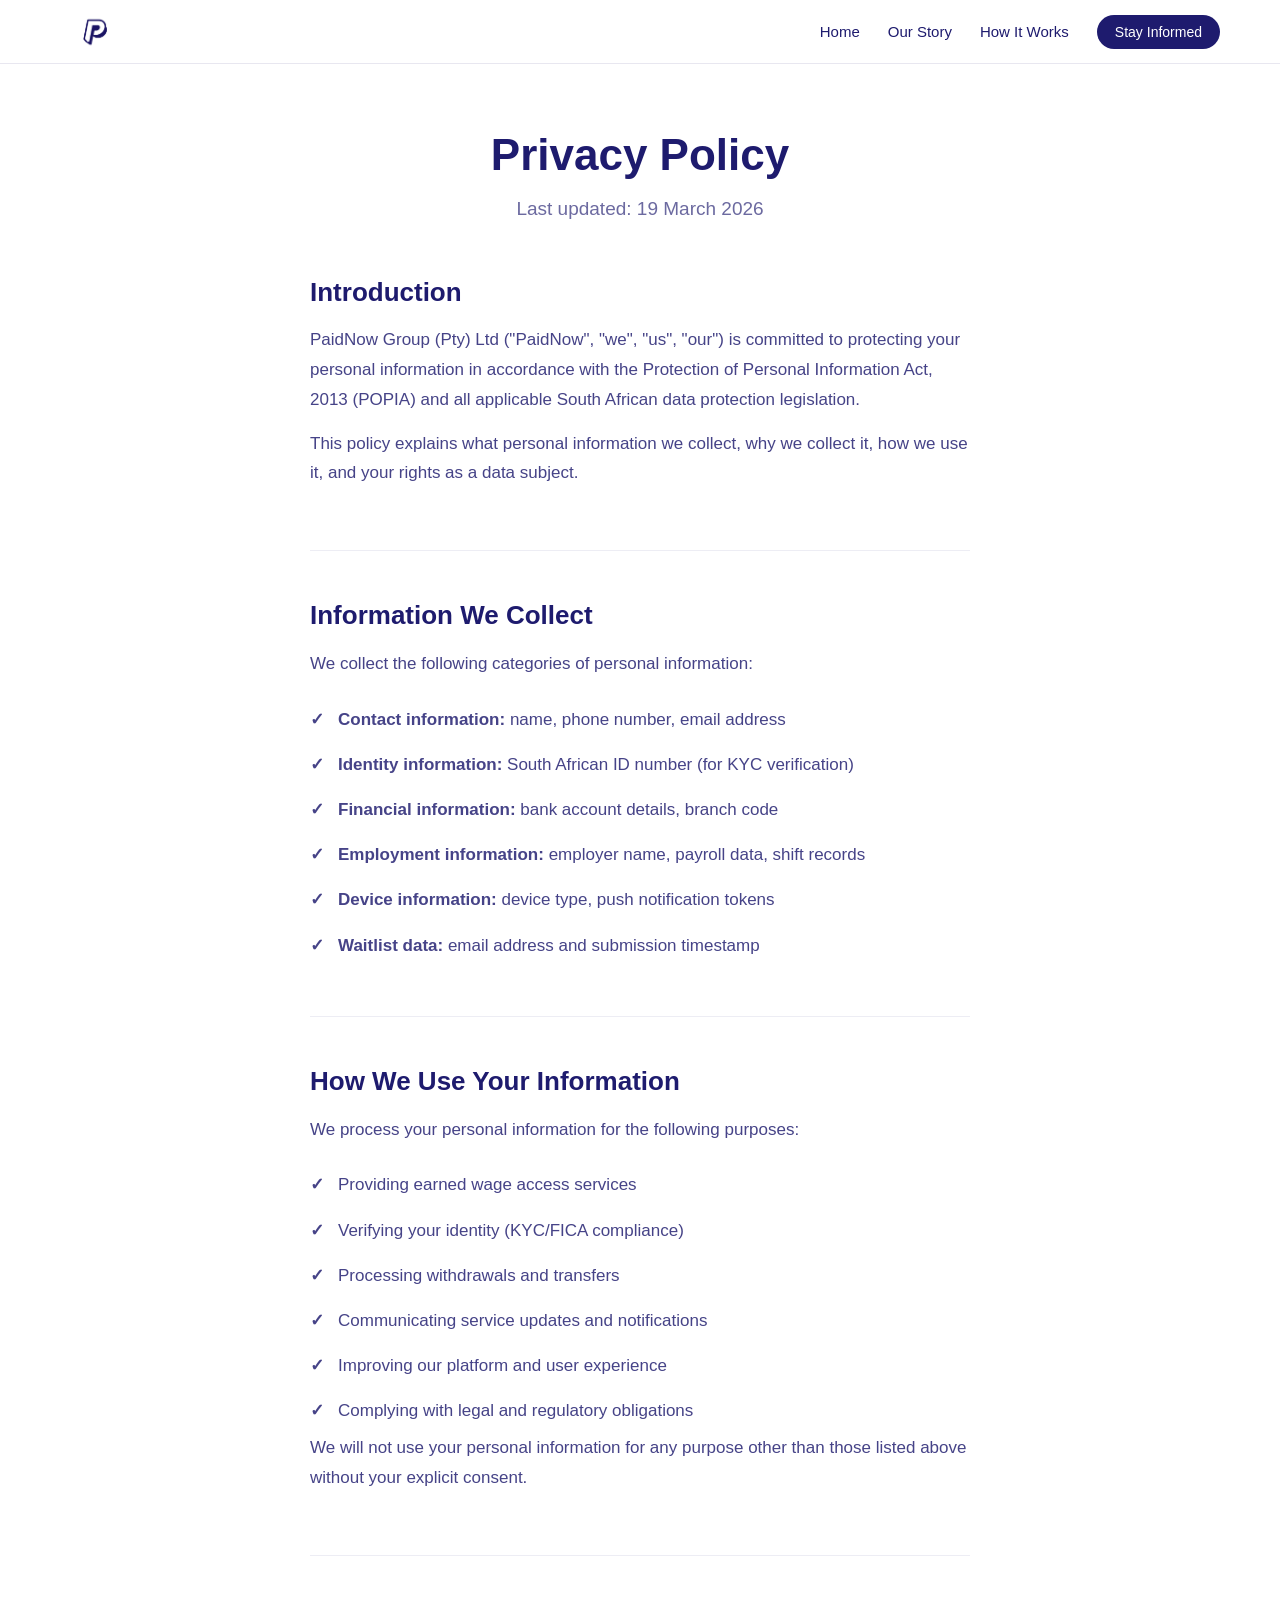
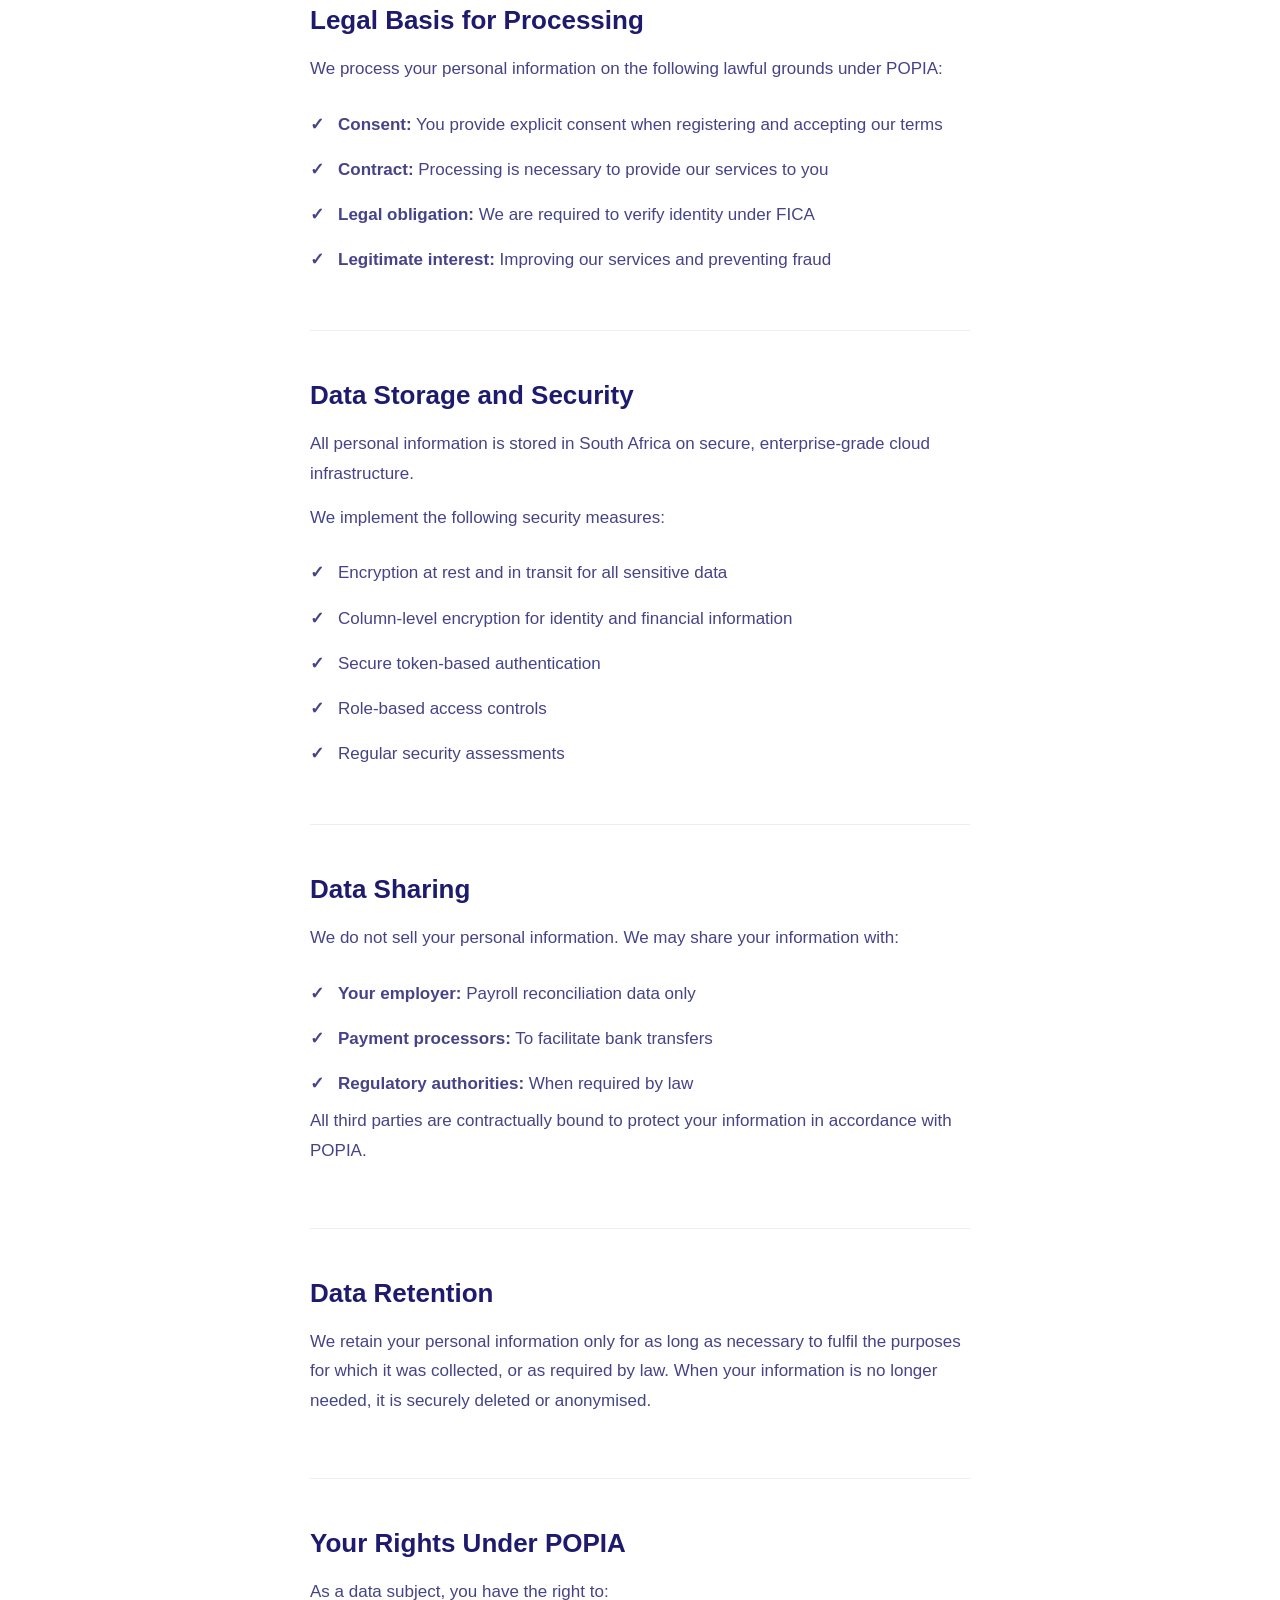
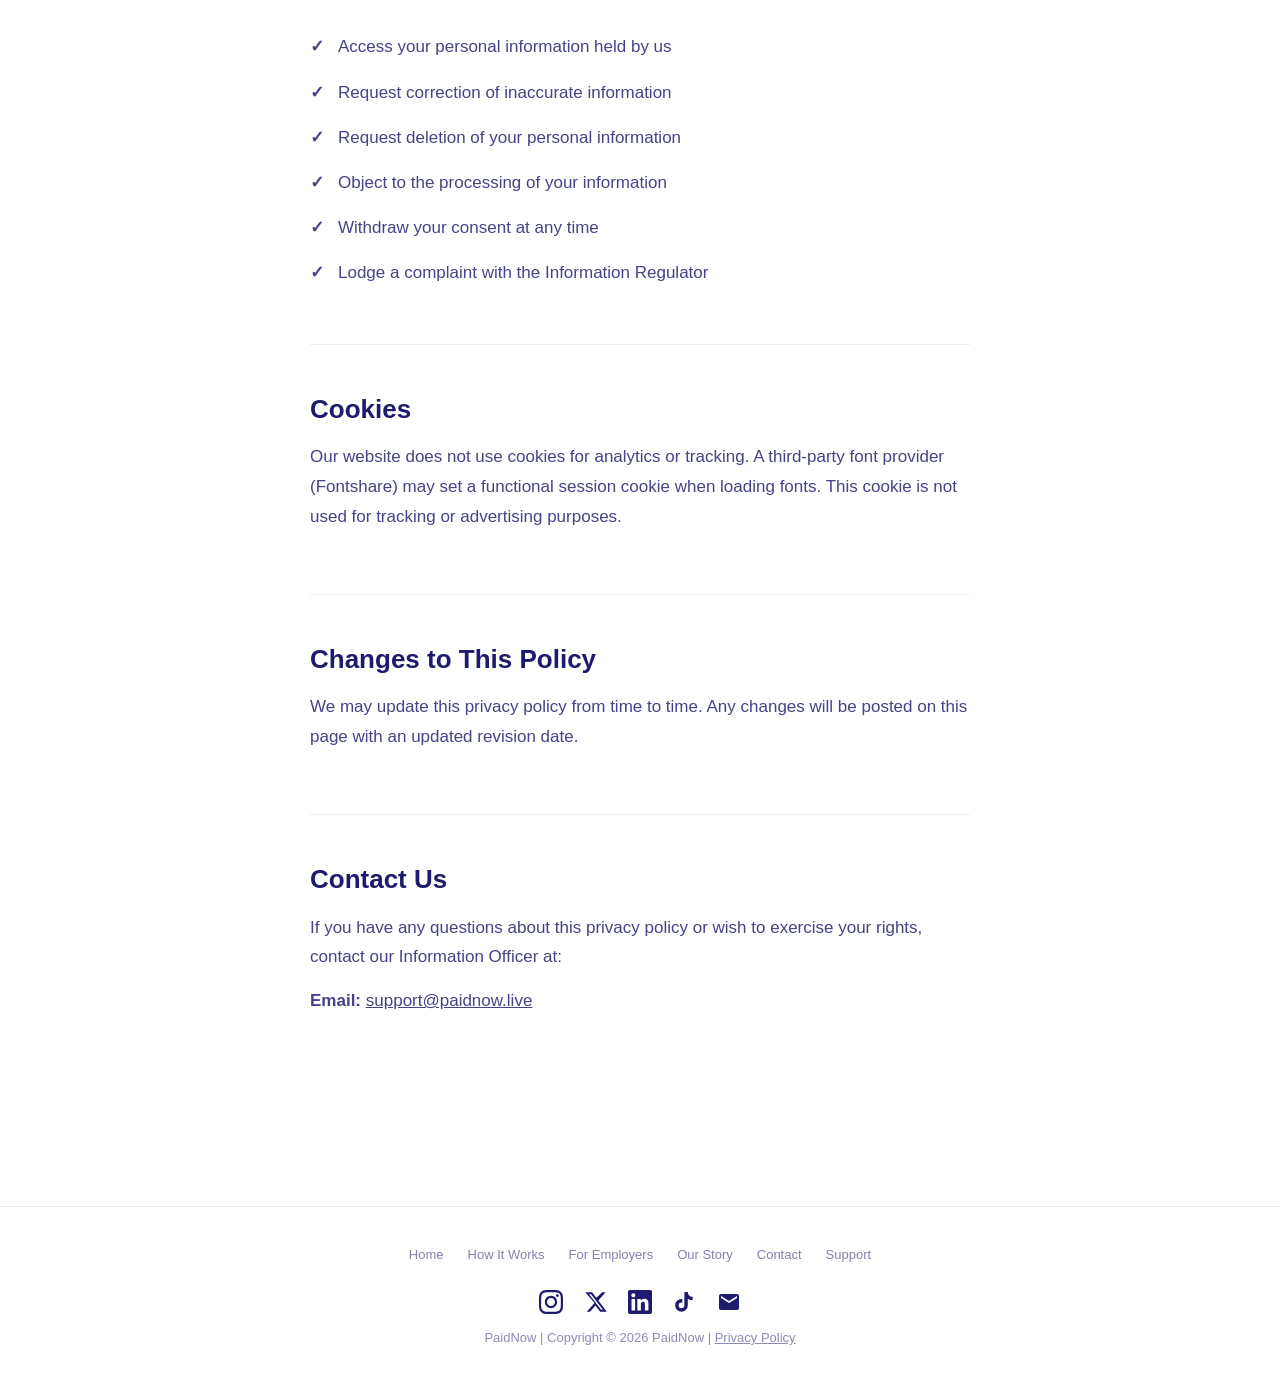
<file: privacy.html>
<!DOCTYPE html>
<html lang="en">

<head>
<meta charset="UTF-8">
<meta name="viewport" content="width=device-width, initial-scale=1.0">
<meta name="description" content="PaidNow Privacy Policy. How we collect, use, and protect your personal information under POPIA.">
<meta name="robots" content="index, follow">

<!-- Security -->
<meta http-equiv="Content-Security-Policy" content="default-src 'self'; script-src 'self'; style-src 'self' 'unsafe-inline' https://api.fontshare.com; font-src https://api.fontshare.com https://cdn.fontshare.com; img-src 'self' data:; connect-src 'self'; frame-ancestors 'none'; base-uri 'self'; form-action 'self';">
<meta http-equiv="X-Content-Type-Options" content="nosniff">
<meta http-equiv="X-Frame-Options" content="DENY">
<meta name="referrer" content="strict-origin-when-cross-origin">

<link rel="alternate" hreflang="en-za" href="https://paidnow.live/privacy.html" />
<link rel="canonical" href="https://paidnow.live/privacy.html">
<meta property="og:type" content="website">
<meta property="og:url" content="https://paidnow.live/privacy.html">
<meta property="og:title" content="Privacy Policy | PaidNow">
<meta property="og:description" content="How PaidNow collects, uses, and protects your personal information under POPIA.">
<meta property="og:image" content="https://paidnow.live/paidnowlogo.png">
<meta property="twitter:card" content="summary_large_image">
<meta property="twitter:url" content="https://paidnow.live/privacy.html">
<meta property="twitter:title" content="Privacy Policy | PaidNow">
<meta property="twitter:description" content="How PaidNow collects, uses, and protects your personal information under POPIA.">
<meta property="twitter:image" content="https://paidnow.live/paidnowlogo.png">

<title>Privacy Policy | PaidNow</title>

<link rel="stylesheet" href="styles.css">
<link href="https://api.fontshare.com/v2/css?f[]=garet@400,700&display=swap" rel="stylesheet">

<link rel="icon" type="image/svg+xml" href="favicon.svg">
<link rel="icon" type="image/png" href="PaidNowFavicon.png" media="(prefers-color-scheme: light)">
<link rel="icon" type="image/png" href="PaidNowFavicon-dark.png" media="(prefers-color-scheme: dark)">
<link rel="apple-touch-icon" href="PaidNowAppleTouchIcon.png">
</head>

<body>

<nav class="navbar">
<div class="nav-container">
<a href="index.html" class="nav-logo">
<picture><source srcset="paidnowlogo-dark.png" media="(prefers-color-scheme: dark)"><img src="paidnowlogo.png" alt="PaidNow Logo" class="nav-logo-img"></picture>
</a>
<ul class="nav-menu">
<li class="nav-item"><a href="index.html" class="nav-link">Home</a></li>
<li class="nav-item"><a href="our-story.html" class="nav-link">Our Story</a></li>
<li class="nav-item"><a href="how-it-works.html" class="nav-link">How It Works</a></li>
<li class="nav-item"><a href="our-story.html" class="nav-link nav-cta">Stay Informed</a></li>
</ul>
<button class="hamburger" aria-label="Menu">
<span></span><span></span><span></span>
</button>
</div>
</nav>

<div class="page-container">

<div class="page-header">
<h1>Privacy Policy</h1>
<p class="page-subtitle">Last updated: 19 March 2026</p>
</div>

<div class="story-content">

<section class="story-section">
<h2>Introduction</h2>
<p>PaidNow Group (Pty) Ltd ("PaidNow", "we", "us", "our") is committed to protecting your personal information in accordance with the Protection of Personal Information Act, 2013 (POPIA) and all applicable South African data protection legislation.</p>
<p>This policy explains what personal information we collect, why we collect it, how we use it, and your rights as a data subject.</p>
</section>

<section class="story-section">
<h2>Information We Collect</h2>
<p>We collect the following categories of personal information:</p>
<ul class="benefits-list">
<li><strong>Contact information:</strong> name, phone number, email address</li>
<li><strong>Identity information:</strong> South African ID number (for KYC verification)</li>
<li><strong>Financial information:</strong> bank account details, branch code</li>
<li><strong>Employment information:</strong> employer name, payroll data, shift records</li>
<li><strong>Device information:</strong> device type, push notification tokens</li>
<li><strong>Waitlist data:</strong> email address and submission timestamp</li>
</ul>
</section>

<section class="story-section">
<h2>How We Use Your Information</h2>
<p>We process your personal information for the following purposes:</p>
<ul class="benefits-list">
<li>Providing earned wage access services</li>
<li>Verifying your identity (KYC/FICA compliance)</li>
<li>Processing withdrawals and transfers</li>
<li>Communicating service updates and notifications</li>
<li>Improving our platform and user experience</li>
<li>Complying with legal and regulatory obligations</li>
</ul>
<p>We will not use your personal information for any purpose other than those listed above without your explicit consent.</p>
</section>

<section class="story-section">
<h2>Legal Basis for Processing</h2>
<p>We process your personal information on the following lawful grounds under POPIA:</p>
<ul class="benefits-list">
<li><strong>Consent:</strong> You provide explicit consent when registering and accepting our terms</li>
<li><strong>Contract:</strong> Processing is necessary to provide our services to you</li>
<li><strong>Legal obligation:</strong> We are required to verify identity under FICA</li>
<li><strong>Legitimate interest:</strong> Improving our services and preventing fraud</li>
</ul>
</section>

<section class="story-section">
<h2>Data Storage and Security</h2>
<p>All personal information is stored in South Africa on secure, enterprise-grade cloud infrastructure.</p>
<p>We implement the following security measures:</p>
<ul class="benefits-list">
<li>Encryption at rest and in transit for all sensitive data</li>
<li>Column-level encryption for identity and financial information</li>
<li>Secure token-based authentication</li>
<li>Role-based access controls</li>
<li>Regular security assessments</li>
</ul>
</section>

<section class="story-section">
<h2>Data Sharing</h2>
<p>We do not sell your personal information. We may share your information with:</p>
<ul class="benefits-list">
<li><strong>Your employer:</strong> Payroll reconciliation data only</li>
<li><strong>Payment processors:</strong> To facilitate bank transfers</li>
<li><strong>Regulatory authorities:</strong> When required by law</li>
</ul>
<p>All third parties are contractually bound to protect your information in accordance with POPIA.</p>
</section>

<section class="story-section">
<h2>Data Retention</h2>
<p>We retain your personal information only for as long as necessary to fulfil the purposes for which it was collected, or as required by law. When your information is no longer needed, it is securely deleted or anonymised.</p>
</section>

<section class="story-section">
<h2>Your Rights Under POPIA</h2>
<p>As a data subject, you have the right to:</p>
<ul class="benefits-list">
<li>Access your personal information held by us</li>
<li>Request correction of inaccurate information</li>
<li>Request deletion of your personal information</li>
<li>Object to the processing of your information</li>
<li>Withdraw your consent at any time</li>
<li>Lodge a complaint with the Information Regulator</li>
</ul>
</section>

<section class="story-section">
<h2>Cookies</h2>
<p>Our website does not use cookies for analytics or tracking. A third-party font provider (Fontshare) may set a functional session cookie when loading fonts. This cookie is not used for tracking or advertising purposes.</p>
</section>

<section class="story-section">
<h2>Changes to This Policy</h2>
<p>We may update this privacy policy from time to time. Any changes will be posted on this page with an updated revision date.</p>
</section>

<section class="story-section">
<h2>Contact Us</h2>
<p>If you have any questions about this privacy policy or wish to exercise your rights, contact our Information Officer at:</p>
<p><strong>Email:</strong> <a href="mailto:support@paidnow.live" style="color:#1E1B6E;">support@paidnow.live</a></p>
</section>

</div>
</div>

<footer>
<nav class="footer-nav">
  <a href="index.html" class="footer-link">Home</a>
  <a href="how-it-works.html" class="footer-link">How It Works</a>
  <a href="employers.html" class="footer-link">For Employers</a>
  <a href="our-story.html" class="footer-link">Our Story</a>
  <a href="mailto:info@paidnow.live" class="footer-link">Contact</a>
  <a href="mailto:support@paidnow.live" class="footer-link">Support</a>
</nav>
<a href="https://www.instagram.com/paidnow.live" target="_blank" rel="noopener" class="social-link" aria-label="Follow PaidNow on Instagram">
<svg width="24" height="24" viewBox="0 0 24 24" fill="currentColor" aria-hidden="true">
<path d="M12 2.163c3.204 0 3.584.012 4.85.07 3.252.148 4.771 1.691 4.919 4.919.058 1.265.069 1.645.069 4.849 0 3.205-.012 3.584-.069 4.849-.149 3.225-1.664 4.771-4.919 4.919-1.266.058-1.644.07-4.85.07-3.204 0-3.584-.012-4.849-.07-3.26-.149-4.771-1.699-4.919-4.92-.058-1.265-.07-1.644-.07-4.849 0-3.204.013-3.583.07-4.849.149-3.227 1.664-4.771 4.919-4.919 1.266-.057 1.645-.069 4.849-.069zm0-2.163c-3.259 0-3.667.014-4.947.072-4.358.2-6.78 2.618-6.98 6.98-.059 1.281-.073 1.689-.073 4.948 0 3.259.014 3.668.072 4.948.2 4.358 2.618 6.78 6.98 6.98 1.281.058 1.689.072 4.948.072 3.259 0 3.668-.014 4.948-.072 4.354-.2 6.782-2.618 6.979-6.98.059-1.28.073-1.689.073-4.948 0-3.259-.014-3.667-.072-4.947-.196-4.354-2.617-6.78-6.979-6.98-1.281-.059-1.69-.073-4.949-.073zm0 5.838c-3.403 0-6.162 2.759-6.162 6.162s2.759 6.163 6.162 6.163 6.162-2.759 6.162-6.163c0-3.403-2.759-6.162-6.162-6.162zm0 10.162c-2.209 0-4-1.79-4-4 0-2.209 1.791-4 4-4s4 1.791 4 4c0 2.21-1.791 4-4 4zm6.406-11.845c-.796 0-1.441.645-1.441 1.44s.645 1.44 1.441 1.44c.795 0 1.439-.645 1.439-1.44s-.644-1.44-1.439-1.44z"/>
</svg>
</a>
<a href="https://x.com/paidnow_live" target="_blank" rel="noopener" class="social-link" aria-label="Follow PaidNow on X" style="margin-left:16px;">
<svg width="24" height="24" viewBox="0 0 24 24" fill="currentColor" aria-hidden="true">
<path d="M18.244 2.25h3.308l-7.227 8.26 8.502 11.24H16.17l-4.714-6.231-5.401 6.231H2.746l7.73-8.835L1.254 2.25H8.08l4.253 5.622 5.911-5.622zm-1.161 17.52h1.833L7.084 4.126H5.117z"/>
</svg>
</a>
<a href="https://www.linkedin.com/company/paidnow-live" target="_blank" rel="noopener" class="social-link" aria-label="Follow PaidNow on LinkedIn" style="margin-left:16px;">
<svg width="24" height="24" viewBox="0 0 24 24" fill="currentColor" aria-hidden="true">
<path d="M20.447 20.452h-3.554v-5.569c0-1.328-.027-3.037-1.852-3.037-1.853 0-2.136 1.445-2.136 2.939v5.667H9.351V9h3.414v1.561h.046c.477-.9 1.637-1.85 3.37-1.85 3.601 0 4.267 2.37 4.267 5.455v6.286zM5.337 7.433a2.062 2.062 0 0 1-2.063-2.065 2.064 2.064 0 1 1 2.063 2.065zm1.782 13.019H3.555V9h3.564v11.452zM22.225 0H1.771C.792 0 0 .774 0 1.729v20.542C0 23.227.792 24 1.771 24h20.451C23.2 24 24 23.227 24 22.271V1.729C24 .774 23.2 0 22.222 0h.003z"/>
</svg>
</a>
<a href="https://www.tiktok.com/@paidnow.live" target="_blank" rel="noopener" class="social-link" aria-label="Follow PaidNow on TikTok" style="margin-left:16px;">
<svg width="24" height="24" viewBox="0 0 24 24" fill="currentColor" aria-hidden="true">
<path d="M19.59 6.69a4.83 4.83 0 0 1-3.77-4.25V2h-3.45v13.67a2.89 2.89 0 0 1-2.88 2.5 2.89 2.89 0 0 1-2.89-2.89 2.89 2.89 0 0 1 2.89-2.89c.28 0 .54.04.79.1V9.01a6.33 6.33 0 0 0-.79-.05 6.34 6.34 0 0 0-6.34 6.34 6.34 6.34 0 0 0 6.34 6.34 6.34 6.34 0 0 0 6.33-6.34V8.69a8.18 8.18 0 0 0 4.78 1.52V6.77a4.85 4.85 0 0 1-1.01-.08z"/>
</svg>
</a>
<a href="mailto:info@paidnow.live" class="social-link" aria-label="Email PaidNow" style="margin-left:16px;">
<svg width="24" height="24" viewBox="0 0 24 24" fill="currentColor" aria-hidden="true">
<path d="M20 4H4c-1.1 0-2 .9-2 2v12c0 1.1.9 2 2 2h16c1.1 0 2-.9 2-2V6c0-1.1-.9-2-2-2zm0 4l-8 5-8-5V6l8 5 8-5v2z"/>
</svg>
</a>
<p>PaidNow | Copyright © 2026 PaidNow | <a href="privacy.html" style="color:inherit;text-decoration:underline;">Privacy Policy</a></p>
</footer>

<nav class="bottom-nav">
<a href="index.html" class="bottom-nav-item">
<svg width="20" height="20" viewBox="0 0 24 24" fill="currentColor"><path d="M10 20v-6h4v6h5v-8h3L12 3 2 12h3v8z"/></svg>
<span>Home</span>
</a>
<a href="our-story.html" class="bottom-nav-item">
<svg width="20" height="20" viewBox="0 0 24 24" fill="currentColor"><path d="M12 2C6.48 2 2 6.48 2 12s4.48 10 10 10 10-4.48 10-10S17.52 2 12 2zm-1 14H9V8h2v8zm4 0h-2V8h2v8z"/></svg>
<span>Our Story</span>
</a>
<a href="how-it-works.html" class="bottom-nav-item">
<svg width="20" height="20" viewBox="0 0 24 24" fill="currentColor"><path d="M9 21c0 .55.45 1 1 1h4c.55 0 1-.45 1-1v-1H9v1zm3-19C8.14 2 5 5.14 5 9c0 2.38 1.19 4.47 3 5.74V17c0 .55.45 1 1 1h6c.55 0 1-.45 1-1v-2.26c1.81-1.27 3-3.36 3-5.74 0-3.86-3.14-7-7-7z"/></svg>
<span>How It Works</span>
</a>
<a href="#" class="bottom-nav-item" onclick="document.getElementById('contact').classList.add('active'); return false;">
<svg width="20" height="20" viewBox="0 0 24 24" fill="currentColor"><path d="M20 4H4c-1.1 0-2 .9-2 2v12c0 1.1.9 2 2 2h16c1.1 0 2-.9 2-2V6c0-1.1-.9-2-2-2zm0 4l-8 5-8-5V6l8 5 8-5v2z"/></svg>
<span>Stay Informed</span>
</a>
</nav>

<script src="js/nav.js" defer></script>
</body>
</html>
</file>
<file: styles.css>
*{margin:0;padding:0;box-sizing:border-box;}

:root{
    --bg:#fff;
    --surface:#fff;
    --ink:30,27,110;
    --ink-solid:#1E1B6E;
}
@media(prefers-color-scheme:dark){
    :root{
        --bg:#0b0a1f;
        --surface:#15142f;
        --ink:214,212,255;
        --ink-solid:#D6D4FF;
    }
}

body{
    font-family:'Garet',-apple-system,BlinkMacSystemFont,"Segoe UI",Roboto,sans-serif;
    background:var(--bg);
    color:var(--ink-solid);
    min-height:100vh;
    display:flex;
    flex-direction:column;
    padding-top:64px;
}

/* ── NAV ── */
.navbar{
    position:fixed;
    top:0;left:0;
    width:100%;
    background:var(--bg);
    border-bottom:1px solid rgba(var(--ink),.1);
    z-index:1000;
    height:64px;
    display:flex;
    align-items:center;
}

.nav-container{
    width:100%;
    max-width:1200px;
    margin:0 auto;
    padding:0 20px;
    display:flex;
    justify-content:space-between;
    align-items:center;
}

.nav-logo-img{height:44px;width:auto;display:block;}

.nav-menu{display:flex;list-style:none;gap:28px;align-items:center;}

.nav-link{
    color:var(--ink-solid);
    text-decoration:none;
    font-size:15px;
    transition:opacity .2s;
    white-space:nowrap;
}
.nav-link:hover{opacity:.6;}

.nav-cta{
    background:#1E1B6E;
    color:#fff !important;
    padding:9px 18px;
    border-radius:999px;
    font-size:14px;
}
.nav-cta:hover{opacity:.85;}

.nav-mobile-login{
    display:none;
    color:var(--ink-solid);
    font-size:14px;
    font-weight:500;
    text-decoration:none;
    padding:6px 2px;
    transition:opacity .2s;
}
.nav-mobile-login:hover{opacity:.6;}

/* ── HOME ── */
.container{
    display:flex;
    flex-direction:column;
    align-items:center;
    justify-content:center;
    text-align:center;
    padding:40px 20px;
    min-height:calc(100vh - 64px);
}

.logo{width:min(200px,55vw);height:auto;display:block;margin:0 auto 36px;}

h1{
    font-size:clamp(26px,5vw,46px);
    font-weight:400;
    line-height:1.4;
    margin-bottom:16px;
}

.word{display:inline-block;opacity:0.28;animation:fadeInOut 4.5s ease-in-out infinite;}
.word-1{animation-delay:0s;}
.word-2{animation-delay:1.5s;}
.word-3{animation-delay:3s;}

@keyframes fadeInOut{
    0%,100%{opacity:0.28;transform:translateY(0);}
    25%,75%{opacity:1;transform:translateY(0);}
}

.hero-subheading{
    font-size:clamp(15px,3vw,19px);
    opacity:.65;
    margin-bottom:24px;
    max-width:460px;
}

.status-badge{
    display:inline-flex;
    align-items:center;
    gap:7px;
    font-size:clamp(11px,2.5vw,13px);
    font-weight:600;
    color:var(--ink-solid);
    letter-spacing:.3px;
    margin-bottom:20px;
}
.status-badge::before{
    content:'';
    width:7px;height:7px;
    border-radius:50%;
    background:#f59e0b;
    flex-shrink:0;
    animation:pulse-dot 2s ease-in-out infinite;
}
@keyframes pulse-dot{
    0%,100%{opacity:1;transform:scale(1);}
    50%{opacity:.5;transform:scale(.75);}
}

/* ── AUDIENCE SPLIT ── */
.audience-split{
    display:flex;
    align-items:stretch;
    max-width:520px;
    width:100%;
    margin-top:4px;
    border:1.5px solid rgba(var(--ink),.1);
    border-radius:16px;
    overflow:hidden;
    background:var(--surface);
    box-shadow:0 4px 24px rgba(var(--ink),.06);
}
.audience-card{
    flex:1;
    padding:24px 22px;
    display:flex;
    flex-direction:column;
    gap:10px;
    text-align:left;
}
.audience-employee{background:var(--surface);}
.audience-employer{background:rgba(var(--ink),.03);}
.audience-rule{
    width:1px;
    background:rgba(var(--ink),.08);
    flex-shrink:0;
    margin:16px 0;
}
.audience-tag{
    font-size:11px;
    font-weight:700;
    text-transform:uppercase;
    letter-spacing:.8px;
    color:rgba(var(--ink),.38);
}
.audience-desc{
    font-size:13.5px;
    color:rgba(var(--ink),.65);
    line-height:1.5;
    margin:0;
    flex:1;
}
.audience-form{
    display:flex;
    flex-direction:column;
    gap:7px;
}
.audience-email{
    width:100%;
    padding:10px 14px;
    border:1.5px solid rgba(var(--ink),.13);
    border-radius:8px;
    font-size:14px;
    font-family:inherit;
    color:var(--ink-solid);
    outline:none;
    transition:border-color .2s,box-shadow .2s;
    background:var(--surface);
    box-sizing:border-box;
}
.audience-email:focus{
    border-color:var(--ink-solid);
    box-shadow:0 0 0 3px rgba(var(--ink),.07);
}
.audience-submit{
    width:100%;
    padding:10px 14px;
    background:#1E1B6E;
    color:#fff;
    border:none;
    border-radius:8px;
    font-size:14px;
    font-weight:600;
    cursor:pointer;
    font-family:inherit;
    transition:opacity .2s;
}
.audience-submit:hover{opacity:.88;}
.audience-submit:disabled{opacity:.4;cursor:default;}
.audience-msg{font-size:12px;min-height:16px;margin:0;opacity:.65;}
.audience-employer-btn{
    display:block;
    padding:10px 14px;
    border:1.5px solid rgba(var(--ink),.2);
    border-radius:8px;
    color:var(--ink-solid);
    font-size:14px;
    font-weight:600;
    text-decoration:none;
    text-align:center;
    transition:background .18s,color .18s,border-color .18s;
    margin-top:auto;
    margin-bottom:26px;
}
.audience-employer-btn:hover{
    background:#1E1B6E;
    color:#fff;
    border-color:#1E1B6E;
}

/* ── MODAL ── */
.cta-overlay{
    display:none;
    position:fixed;
    inset:0;
    background:rgba(var(--ink),.5);
    z-index:2000;
    align-items:center;
    justify-content:center;
    padding:20px;
}
.cta-overlay.active{display:flex;}

.cta-modal{
    background:var(--surface);
    border-radius:10px;
    padding:40px 30px;
    max-width:460px;
    width:100%;
    position:relative;
    text-align:center;
}

.cta-close{
    position:absolute;top:12px;right:16px;
    background:none;border:none;
    font-size:26px;color:var(--ink-solid);
    cursor:pointer;opacity:.4;line-height:1;
}

.cta-heading{font-size:clamp(18px,4vw,24px);margin-bottom:8px;font-weight:600;}
.cta-text{font-size:15px;opacity:.65;margin-bottom:22px;}

.early-access-form{display:flex;gap:10px;flex-wrap:wrap;}

.email-input{
    flex:1;min-width:0;
    padding:11px 14px;
    border:1px solid rgba(var(--ink),.2);
    border-radius:999px;
    font-size:15px;
    font-family:inherit;
}
.email-input:focus{outline:none;border-color:var(--ink-solid);}

.submit-btn{
    padding:11px 24px;
    background:#1E1B6E;color:#fff;
    border:none;border-radius:999px;
    font-size:15px;font-weight:500;
    cursor:pointer;font-family:inherit;
    transition:opacity .2s;
    white-space:nowrap;
}
.submit-btn:hover{opacity:.85;}

/* ── INNER PAGES ── */
.page-container{
    max-width:780px;
    margin:0 auto;
    padding:60px 20px 80px;
    width:100%;
}

.page-header{text-align:center;margin-bottom:56px;}

.page-header h1{
    font-size:clamp(28px,6vw,44px);
    font-weight:600;
    margin-bottom:12px;
}

.page-subtitle{
    font-size:clamp(15px,3.5vw,19px);
    opacity:.65;
}

.story-content,.how-it-works-content{max-width:660px;margin:0 auto;}

.story-section,.step-section,.info-section{
    margin-bottom:48px;
    padding-bottom:48px;
    border-bottom:1px solid rgba(var(--ink),.08);
}
.story-section:last-of-type,.step-section:last-of-type,.info-section:last-of-type{
    border-bottom:none;
}

.story-section h2,.step-section h2,.info-section h2{
    font-size:clamp(20px,4.5vw,26px);
    font-weight:600;
    margin-bottom:16px;
    line-height:1.3;
}

.story-section p,.step-section p,.info-section p{
    font-size:clamp(15px,3vw,17px);
    line-height:1.75;
    margin-bottom:14px;
    opacity:.82;
}

.highlight-text{
    font-size:clamp(17px,3.5vw,21px);
    font-weight:600;
    margin-top:24px;
    opacity:1;
    line-height:1.4;
}

.step-number{
    width:48px;height:48px;
    background:#1E1B6E;color:#fff;
    border-radius:50%;
    display:flex;align-items:center;justify-content:center;
    font-size:22px;font-weight:700;
    margin-bottom:18px;
}

.step-note{font-style:italic;opacity:.6;font-size:clamp(13px,2.8vw,15px);margin-top:10px;}

.features-grid{
    display:grid;
    grid-template-columns:repeat(auto-fit,minmax(220px,1fr));
    gap:20px;
    margin-top:24px;
}

.feature-item{
    padding:22px;
    background:rgba(var(--ink),.03);
    border-radius:8px;
    border:1px solid rgba(var(--ink),.07);
}

.feature-item h3{font-size:clamp(15px,3vw,18px);font-weight:600;margin-bottom:8px;}
.feature-item p{font-size:clamp(13px,2.8vw,15px);margin:0;line-height:1.6;opacity:.8;}

.benefits-list{list-style:none;padding:0;margin-top:18px;}
.benefits-list li{
    font-size:clamp(14px,3vw,17px);
    opacity:.82;
    padding:9px 0 9px 28px;
    position:relative;
    line-height:1.6;
}
.benefits-list li:before{content:'✓';position:absolute;left:0;font-weight:700;}

/* ── EMPLOYER PAGE ── */
.emp-hero{
    background:#1E1B6E;
    color:#fff;
    padding:100px 20px 80px;
    text-align:center;
}
.emp-hero-inner{max-width:720px;margin:0 auto;}
.emp-eyebrow{
    font-size:13px;
    letter-spacing:2px;
    text-transform:uppercase;
    opacity:.5;
    margin-bottom:20px;
}
.emp-hero-title{
    font-size:clamp(28px,5.5vw,48px);
    font-weight:700;
    line-height:1.2;
    margin-bottom:20px;
    color:#fff;
}
.emp-hero-sub{
    font-size:clamp(15px,3vw,18px);
    opacity:.65;
    line-height:1.7;
    max-width:560px;
    margin:0 auto 32px;
}
.emp-hero-btn{
    display:inline-block;
    padding:14px 32px;
    background:#fff;
    color:#1E1B6E;
    border-radius:999px;
    font-size:15px;
    font-weight:600;
    text-decoration:none;
    transition:opacity .2s;
    font-family:inherit;
}
.emp-hero-btn:hover{opacity:.88;}

/* Sections */
.emp-section{padding:72px 20px;}
.emp-section-alt{background:rgba(var(--ink),.025);}
.emp-section-inner{max-width:900px;margin:0 auto;}
.emp-narrow{max-width:660px;}
.emp-section-title{
    font-size:clamp(22px,4.5vw,32px);
    font-weight:700;
    margin-bottom:16px;
    text-align:center;
    line-height:1.3;
}
.emp-section-sub{
    font-size:clamp(14px,3vw,17px);
    opacity:.6;
    text-align:center;
    margin-bottom:40px;
}
.emp-body-text{
    font-size:clamp(15px,3vw,17px);
    line-height:1.75;
    opacity:.8;
    margin-bottom:14px;
}

/* Two column */
.emp-two-col{display:grid;grid-template-columns:1fr 1fr;gap:32px;margin-top:24px;}
.emp-col p{font-size:clamp(14px,2.8vw,16px);line-height:1.75;opacity:.78;}

/* Steps */
.emp-steps{display:grid;grid-template-columns:repeat(4,1fr);gap:24px;}
.emp-step{text-align:center;}
.emp-step-num{
    width:40px;height:40px;
    background:#1E1B6E;color:#fff;
    border-radius:50%;
    display:flex;align-items:center;justify-content:center;
    font-size:18px;font-weight:700;
    margin:0 auto 14px;
}
.emp-step h3{font-size:clamp(14px,2.8vw,16px);font-weight:700;margin-bottom:8px;}
.emp-step p{font-size:clamp(13px,2.5vw,14px);opacity:.65;line-height:1.6;}

/* 3-col grid */
.emp-grid-3{
    display:grid;
    grid-template-columns:repeat(3,1fr);
    gap:20px;
    margin-top:32px;
}
.emp-card{
    padding:28px 24px;
    border:1px solid rgba(var(--ink),.08);
    border-radius:10px;
    background:var(--surface);
}
.emp-card h3{font-size:clamp(15px,3vw,17px);font-weight:700;margin-bottom:8px;}
.emp-card p{font-size:clamp(13px,2.5vw,15px);opacity:.65;line-height:1.6;margin:0;}

/* Payroll logos */
.emp-payroll-logos{
    display:flex;
    flex-wrap:wrap;
    justify-content:center;
    gap:12px;
    margin-top:28px;
}
.emp-payroll-logos span{
    padding:10px 20px;
    border:1px solid rgba(var(--ink),.1);
    border-radius:999px;
    font-size:14px;
    font-weight:600;
    color:var(--ink-solid);
    opacity:.7;
}

/* Form section */
.emp-section-form{background:#1E1B6E;padding:80px 20px;}
.emp-section-form .emp-section-title{color:#fff;}
.emp-form-layout{
    display:grid;
    grid-template-columns:1fr 1fr;
    gap:48px;
    align-items:start;
}
.emp-form-copy{color:rgba(255,255,255,.75);}
.emp-form-copy .emp-body-text{color:rgba(255,255,255,.6);opacity:1;}
.emp-form-points{margin-top:28px;display:flex;flex-direction:column;gap:16px;}
.emp-form-point{
    display:flex;align-items:center;gap:12px;
    color:rgba(255,255,255,.7);
    font-size:15px;
}
.emp-form-point svg{flex-shrink:0;stroke:rgba(255,255,255,.5);}
.emp-form-card{
    background:#fff;
    border-radius:12px;
    padding:32px 28px;
}

/* Form fields */
.employer-form{text-align:left;}
.employer-form-grid{display:grid;grid-template-columns:1fr 1fr;gap:14px;}
.form-group{display:flex;flex-direction:column;gap:4px;}
.form-group-full{grid-column:1/-1;}
.form-group label{font-size:13px;font-weight:600;color:#1E1B6E;}
.form-optional{font-weight:400;opacity:.45;}
.form-group input,.form-group select,.form-group textarea{
    padding:10px 12px;
    border:1px solid rgba(var(--ink),.18);
    border-radius:8px;
    font-size:14px;
    font-family:inherit;
    color:#1E1B6E;
    background:#fff;
    transition:border-color .2s;
}
.form-group input:focus,.form-group select:focus,.form-group textarea:focus{outline:none;border-color:#1E1B6E;}
.form-group textarea{resize:vertical;min-height:60px;}
.employer-form-disclosure{font-size:12px;opacity:.45;margin:14px 0 12px;line-height:1.5;}
.employer-form-disclosure a{color:inherit;text-decoration:underline;}
.employer-submit{width:100%;margin-top:4px;border-radius:8px;padding:13px;font-size:15px;}

@media(max-width:820px){
    .emp-steps{grid-template-columns:repeat(2,1fr);gap:20px;}
    .emp-grid-3{grid-template-columns:1fr 1fr;}
    .emp-form-layout{grid-template-columns:1fr;gap:32px;}
    .emp-two-col{grid-template-columns:1fr;gap:20px;}
}
@media(max-width:600px){
    .emp-hero{padding:80px 20px 60px;}
    .emp-section{padding:48px 16px;}
    .emp-steps{grid-template-columns:1fr 1fr;}
    .emp-grid-3{grid-template-columns:1fr;}
    .emp-form-card{padding:24px 18px;}
    .employer-form-grid{grid-template-columns:1fr;}
    .emp-section-form{padding:48px 16px;}
    .emp-payroll-logos span{padding:8px 14px;font-size:13px;}
}

/* ── FOOTER ── */
footer{
    width:100%;
    padding:40px 20px 28px;
    text-align:center;
    border-top:1px solid rgba(var(--ink),.1);
    margin-top:auto;
}

.footer-nav{
    display:flex;
    flex-wrap:wrap;
    justify-content:center;
    gap:6px 24px;
    margin-bottom:28px;
}
.footer-link{
    color:var(--ink-solid);
    text-decoration:none;
    font-size:13px;
    opacity:.55;
    transition:opacity .2s;
}
.footer-link:hover{opacity:1;}

.social-link{display:inline-block;color:var(--ink-solid);margin-bottom:12px;transition:opacity .2s;}
.social-link:hover{opacity:.6;}
footer p{font-size:13px;opacity:.5;}

/* ── SEO hidden ── */
.seo-content{
    position:absolute;left:-9999px;
    width:1px;height:1px;overflow:hidden;
}

/* ── HAMBURGER ── */
.hamburger{
    display:none;
    background:none;border:none;cursor:pointer;
    width:32px;height:24px;position:relative;
    padding:0;
}
.hamburger span{
    display:block;width:100%;height:2px;background:var(--ink-solid);
    position:absolute;left:0;transition:all .3s;
}
.hamburger span:nth-child(1){top:0;}
.hamburger span:nth-child(2){top:11px;}
.hamburger span:nth-child(3){top:22px;}
.hamburger.open span:nth-child(1){top:11px;transform:rotate(45deg);}
.hamburger.open span:nth-child(2){opacity:0;}
.hamburger.open span:nth-child(3){top:11px;transform:rotate(-45deg);}


/* ── MOBILE ── */
/* ── BOTTOM NAV ── */
.bottom-nav{
    display:none;
}
@media(max-width:600px){
    .bottom-nav{
        display:flex;
        position:fixed;
        bottom:0;left:0;
        width:100%;
        background:var(--bg);
        border-top:1px solid rgba(var(--ink),.1);
        z-index:1000;
        padding:6px 0 max(8px, env(safe-area-inset-bottom));
        justify-content:space-around;
    }
    .bottom-nav-item{
        display:flex;
        flex-direction:column;
        align-items:center;
        gap:3px;
        color:rgba(var(--ink),.35);
        text-decoration:none;
        font-size:10px;
        flex:1;
        transition:color .2s;
    }
    .bottom-nav-item.bottom-nav-active,
    .bottom-nav-item:hover{color:var(--ink-solid);}
    body{padding-bottom:64px;}
}

@media(max-width:600px){
    .hamburger{display:none;}
    .nav-menu{display:none !important;}
    .nav-mobile-login{display:block;}
    .nav-logo-img{height:36px;}

    .logo{width:min(160px,50vw);margin-bottom:28px;}

    .page-container{padding:48px 16px 60px;}
    .page-header{margin-bottom:40px;}

    .cta-modal{padding:32px 20px;}
    .early-access-form{flex-direction:column;}
    .submit-btn{width:100%;}
    .audience-split{flex-direction:column;max-width:100%;}
    .audience-rule{width:auto;height:1px;margin:0 16px;}

    .features-grid{grid-template-columns:1fr;}

    footer{padding:22px 16px;}
}


/* ── APP MOCKUPS ── */
.mockup-section{margin-top:80px;text-align:center;padding-bottom:20px;}
.mockup-heading{font-size:clamp(20px,4.5vw,28px);font-weight:600;margin-bottom:6px;}
.mockup-subheading{font-size:13px;opacity:.45;margin-bottom:48px;letter-spacing:.4px;}

.mockup-row{
    display:flex;
    justify-content:center;
    gap:24px;
    align-items:flex-start;
    flex-wrap:nowrap;
}

/* iPhone 15 frame — 393:852 ratio at 220px wide = 477px tall */
.phone-frame{
    width:220px;
    min-width:220px;
    background:#1a1a1a;
    border-radius:46px;
    padding:10px;
    box-shadow:0 0 0 1px #3a3a3a,0 28px 70px rgba(var(--ink),.22),inset 0 0 0 1px #2a2a2a;
    flex-shrink:0;
    position:relative;
}
.phone-frame:nth-child(2){
    width:220px;
    min-width:220px;
    border-radius:46px;
    padding:10px;
    transform:none;
    opacity:1;
    box-shadow:0 0 0 1px #3a3a3a,0 28px 70px rgba(var(--ink),.22),inset 0 0 0 1px #2a2a2a;
}

/* side buttons */
.phone-frame::before{
    content:'';position:absolute;right:-3px;top:72px;
    width:3px;height:52px;background:#2e2e2e;
    border-radius:0 2px 2px 0;box-shadow:0 72px 0 #2e2e2e;
}
.phone-frame::after{
    content:'';position:absolute;left:-3px;top:54px;
    width:3px;height:32px;background:#2e2e2e;
    border-radius:2px 0 0 2px;box-shadow:0 44px 0 #2e2e2e,0 88px 0 #2e2e2e;
}

.phone-screen{
    background:#F4F7F9;
    border-radius:38px;
    overflow:hidden;
    display:flex;
    flex-direction:column;
    height:477px;
}

/* Dynamic Island */
.phone-notch{background:#1E1B6E;display:flex;justify-content:center;padding:8px 0 4px;}
.phone-island{width:76px;height:20px;background:#1a1a1a;border-radius:16px;}

/* Status bar */
.app-status-bar{background:#1E1B6E;display:flex;justify-content:space-between;align-items:center;padding:1px 14px 5px;}
.app-time{color:#fff;font-size:11px;font-weight:600;}
.app-status-icons{display:flex;align-items:center;gap:4px;}

/* Dashboard header */
.app-header-bar{background:#1E1B6E;display:flex;justify-content:space-between;align-items:center;padding:6px 14px 10px;}
.app-greeting{color:rgba(255,255,255,.6);font-size:10px;margin-bottom:1px;}
.app-username{color:#fff;font-size:13px;font-weight:700;}
.app-avatar{width:28px;height:28px;background:rgba(255,255,255,.15);border-radius:50%;display:flex;align-items:center;justify-content:center;color:#fff;font-size:10px;font-weight:700;border:1.5px solid rgba(255,255,255,.2);}

/* Inner screen nav */
.app-nav-row{background:#1E1B6E;display:flex;justify-content:space-between;align-items:center;padding:6px 14px 10px;}
.app-back{color:rgba(255,255,255,.7);font-size:12px;cursor:default;}
.app-nav-title{color:#fff;font-size:13px;font-weight:700;}

/* Body */
.app-body{padding:9px 11px 7px;display:flex;flex-direction:column;gap:7px;flex:1;overflow:hidden;}
.app-body-center{align-items:center;text-align:center;}

/* Hero card */
.app-hero-card{background:#1E1B6E;border-radius:14px;padding:11px;color:#fff;}
.app-hero-label{font-size:9px;opacity:.6;margin-bottom:2px;text-transform:uppercase;letter-spacing:.4px;}
.app-hero-amount{font-size:22px;font-weight:800;letter-spacing:-.5px;margin-bottom:6px;}
.app-hero-meta{display:flex;justify-content:space-between;font-size:9px;opacity:.7;margin-bottom:7px;}
.app-hero-badge{color:#4ade80;font-weight:600;}
.app-progress-bar{background:rgba(255,255,255,.15);border-radius:3px;height:4px;margin-bottom:3px;}
.app-progress-fill{background:#4ade80;border-radius:3px;height:100%;}
.app-progress-labels{display:flex;justify-content:space-between;font-size:8px;opacity:.5;}

/* Stats */
.app-stats-row{display:grid;grid-template-columns:repeat(3,1fr);gap:5px;}
.app-stat-box{background:#fff;border-radius:10px;padding:6px 4px;text-align:center;border:1px solid rgba(var(--ink),.06);}
.app-stat-label{font-size:7px;opacity:.5;margin-bottom:1px;text-transform:uppercase;letter-spacing:.2px;}
.app-stat-val{font-size:10px;font-weight:700;color:#1E1B6E;}
.app-stat-sub{font-size:7px;opacity:.4;margin-top:1px;}

/* Action button */
.app-action-btn{background:#1E1B6E;color:#fff;border-radius:11px;padding:9px;font-size:12px;font-weight:700;text-align:center;cursor:default;}

/* Recent */
.app-recent{background:#fff;border-radius:11px;padding:8px;border:1px solid rgba(var(--ink),.06);}
.app-recent-title{font-size:8px;font-weight:700;opacity:.4;text-transform:uppercase;letter-spacing:.4px;margin-bottom:5px;}
.app-recent-item{display:flex;align-items:center;gap:6px;padding:3px 0;border-bottom:1px solid rgba(var(--ink),.05);}
.app-recent-item:last-child{border-bottom:none;padding-bottom:0;}
.app-recent-icon{width:18px;height:18px;border-radius:6px;display:flex;align-items:center;justify-content:center;flex-shrink:0;}
.app-recent-icon-blue{background:#3b82f6;}
.app-recent-icon-green{background:#22c55e;}
.app-recent-info{flex:1;}
.app-recent-text{font-size:10px;font-weight:600;color:#1E1B6E;}
.app-recent-time{font-size:8px;opacity:.4;}

/* Tab bar */
.app-tab-bar{background:#fff;border-top:1px solid rgba(var(--ink),.08);display:flex;justify-content:space-around;padding:5px 0 3px;}
.app-tab{display:flex;flex-direction:column;align-items:center;gap:2px;color:rgba(var(--ink),.3);font-size:8px;cursor:default;min-width:34px;}
.app-tab-active{color:#1E1B6E;}

/* Home indicator */
.phone-home-bar{background:#fff;display:flex;justify-content:center;padding:4px 0 6px;}
.phone-home-bar::after{content:'';width:80px;height:3px;background:#1E1B6E;border-radius:3px;opacity:.2;}

/* Withdraw screen */
.app-section-label{font-size:10px;font-weight:700;opacity:.45;text-transform:uppercase;letter-spacing:.4px;}
.app-amount-display{font-size:32px;font-weight:800;color:#1E1B6E;letter-spacing:-1px;text-align:center;}
.app-amount-sub{font-size:9px;opacity:.4;text-align:center;margin-top:-3px;}
.app-slider-track{background:rgba(var(--ink),.1);border-radius:5px;height:5px;position:relative;margin:4px 0;}
.app-slider-fill{background:#1E1B6E;border-radius:5px;height:100%;}
.app-slider-thumb{position:absolute;top:50%;transform:translate(-50%,-50%);width:15px;height:15px;background:#fff;border-radius:50%;border:2px solid #1E1B6E;box-shadow:0 2px 5px rgba(var(--ink),.2);}
.app-slider-labels{display:flex;justify-content:space-between;font-size:8px;opacity:.4;margin-top:1px;}

.app-breakdown{background:#fff;border-radius:11px;padding:8px;border:1px solid rgba(var(--ink),.06);}
.app-breakdown-title{font-size:9px;font-weight:700;opacity:.4;text-transform:uppercase;letter-spacing:.4px;margin-bottom:5px;}
.app-info-row{display:flex;justify-content:space-between;align-items:center;font-size:10px;color:#1E1B6E;padding:3px 0;border-bottom:1px solid rgba(var(--ink),.05);}
.app-info-row-last{border-bottom:none !important;}
.app-info-val{font-weight:700;}
.app-info-green{color:#16a34a;}
.app-notice{background:rgba(var(--ink),.05);border-radius:8px;padding:6px 10px;font-size:10px;font-weight:600;color:#1E1B6E;opacity:.7;text-align:center;}

/* Confirmation */
.app-success-ring{width:50px;height:50px;border-radius:50%;background:rgba(22,163,74,.1);display:flex;align-items:center;justify-content:center;margin:4px auto 6px;}
.app-success-icon{width:38px;height:38px;background:#16a34a;color:#fff;border-radius:50%;display:flex;align-items:center;justify-content:center;font-size:17px;font-weight:700;}
.app-success-title{font-size:15px;font-weight:800;color:#1E1B6E;}
.app-success-amount{font-size:26px;font-weight:800;color:#1E1B6E;letter-spacing:-1px;margin:1px 0;}
.app-success-sub{font-size:9px;opacity:.45;margin-bottom:7px;}
.app-receipt{background:#fff;border-radius:11px;padding:8px;width:100%;border:1px solid rgba(var(--ink),.06);margin-bottom:6px;}
.app-status{color:#16a34a;font-weight:700;}
.app-remaining{font-size:10px;opacity:.5;margin-bottom:4px;}
.app-remaining strong{opacity:1;color:#1E1B6E;}

@media(max-width:820px){
    .mockup-row{gap:16px;overflow-x:auto;justify-content:flex-start;padding:0 20px 16px;}
    .phone-frame,.phone-frame:nth-child(2){width:200px;min-width:200px;border-radius:42px;}
    .phone-screen{height:434px;}
}
@media(max-width:600px){
    .mockup-row{gap:12px;overflow-x:auto;justify-content:flex-start;padding:0 20px 16px;scroll-snap-type:x mandatory;-webkit-overflow-scrolling:touch;}
    .mockup-row::-webkit-scrollbar{display:none;}
    .phone-frame,.phone-frame:nth-child(2),.phone-frame:last-child{display:block;width:62vw;min-width:180px;border-radius:36px;flex-shrink:0;scroll-snap-align:center;}
    .phone-screen{height:auto;aspect-ratio:393/852;}
}


/* ── LOGIN PANEL ── */
.login-panel{
    position:fixed;
    inset:0;
    z-index:2000;
    display:none;
}
.login-panel.login-open{display:block;}

.login-overlay{
    position:absolute;
    inset:0;
    background:rgba(var(--ink),.45);
    backdrop-filter:blur(4px);
    -webkit-backdrop-filter:blur(4px);
}

.login-inner{
    position:absolute;
    top:0;right:0;
    width:100%;
    max-width:440px;
    height:100%;
    background:var(--surface);
    box-shadow:-20px 0 60px rgba(var(--ink),.15);
    padding:32px 28px;
    display:flex;
    flex-direction:column;
    overflow-y:auto;
    animation:loginSlideIn .3s cubic-bezier(.4,0,.2,1);
}
@keyframes loginSlideIn{
    from{transform:translateX(100%);}
    to{transform:translateX(0);}
}

.login-close{
    position:absolute;top:20px;right:20px;
    background:none;border:none;
    font-size:28px;color:var(--ink-solid);
    cursor:pointer;opacity:.3;line-height:1;
    padding:4px;
    transition:opacity .2s;
}
.login-close:hover{opacity:.8;}

.login-brand{
    margin-bottom:32px;
    padding-bottom:24px;
    border-bottom:1px solid rgba(var(--ink),.08);
}
.login-logo{height:36px;width:auto;display:block;margin-bottom:6px;}
.login-tagline{font-size:13px;opacity:.4;margin:0;}

.login-title{
    font-size:24px;
    font-weight:700;
    color:var(--ink-solid);
    margin:0 0 6px;
}
.login-sub{
    font-size:15px;
    opacity:.55;
    margin:0 0 24px;
    line-height:1.5;
}

.login-otp-icon{
    width:56px;height:56px;
    background:rgba(var(--ink),.05);
    border-radius:14px;
    display:flex;align-items:center;justify-content:center;
    margin-bottom:16px;
}

.login-field{display:flex;flex-direction:column;gap:5px;margin-bottom:16px;}
.login-label{font-size:12px;font-weight:700;text-transform:uppercase;letter-spacing:.5px;color:rgba(var(--ink),.5);}
.login-input{
    padding:13px 16px;
    border:1.5px solid rgba(var(--ink),.12);
    border-radius:10px;
    font-size:16px;
    font-family:inherit;
    color:var(--ink-solid);
    transition:border-color .2s,box-shadow .2s;
    background:var(--surface);
}
.login-input:focus{
    outline:none;
    border-color:var(--ink-solid);
    box-shadow:0 0 0 3px rgba(var(--ink),.08);
}

.login-otp-input{
    text-align:center;
    letter-spacing:10px;
    font-size:28px;
    font-weight:700;
    padding:16px;
}

.login-error{
    color:#c0392b;
    font-size:13px;
    min-height:18px;
    margin:0 0 4px;
}

.login-btn{
    width:100%;
    padding:14px;
    background:#1E1B6E;
    color:#fff;
    border:none;
    border-radius:10px;
    font-size:16px;
    font-weight:700;
    cursor:pointer;
    font-family:inherit;
    transition:opacity .2s,transform .1s;
}
.login-btn:hover{opacity:.9;}
.login-btn:active{transform:scale(.99);}
.login-btn:disabled{opacity:.35;cursor:default;transform:none;}

.login-back{
    display:block;
    width:100%;
    margin-top:12px;
    padding:10px;
    background:none;
    border:none;
    color:rgba(var(--ink),.45);
    font-size:14px;
    font-family:inherit;
    cursor:pointer;
    text-align:center;
    transition:color .2s;
}
.login-back:hover{color:var(--ink-solid);}

.login-footer{
    margin-top:auto;
    padding-top:24px;
}

.login-trust{
    display:flex;
    align-items:center;
    gap:8px;
    font-size:12px;
    color:rgba(var(--ink),.4);
    margin-bottom:12px;
}

.login-employee-hint{
    font-size:13px;
    opacity:.4;
    margin:0;
    line-height:1.5;
}

@media(max-width:600px){
    .login-inner{
        max-width:100%;
        padding:24px 20px;
        box-shadow:none;
    }
    .login-title{font-size:22px;}
    .login-otp-input{font-size:24px;letter-spacing:8px;}
}


/* ── FAQ ACCORDION ── */
.faq-list{display:flex;flex-direction:column;gap:0;}

.faq-item{
    border-bottom:1px solid rgba(var(--ink),.08);
}
.faq-item:last-child{border-bottom:none;}

.faq-question{
    display:flex;
    justify-content:space-between;
    align-items:center;
    padding:20px 0;
    font-size:clamp(15px,3vw,17px);
    font-weight:600;
    color:var(--ink-solid);
    cursor:pointer;
    list-style:none;
    line-height:1.4;
}
.faq-question::-webkit-details-marker{display:none;}
.faq-question::after{
    content:'+';
    font-size:22px;
    font-weight:400;
    opacity:.35;
    flex-shrink:0;
    margin-left:16px;
    transition:transform .2s;
}
details[open] .faq-question::after{
    content:'−';
}

.faq-answer{
    font-size:clamp(14px,2.8vw,16px);
    line-height:1.75;
    opacity:.75;
    padding:0 0 20px;
}
.faq-answer p{margin:0 0 10px;}
.faq-answer p:last-child{margin-bottom:0;}
.faq-answer .benefits-list{margin-top:10px;}
.faq-answer .faq-list{list-style:disc;padding-left:20px;margin:8px 0 0;}
</file>
